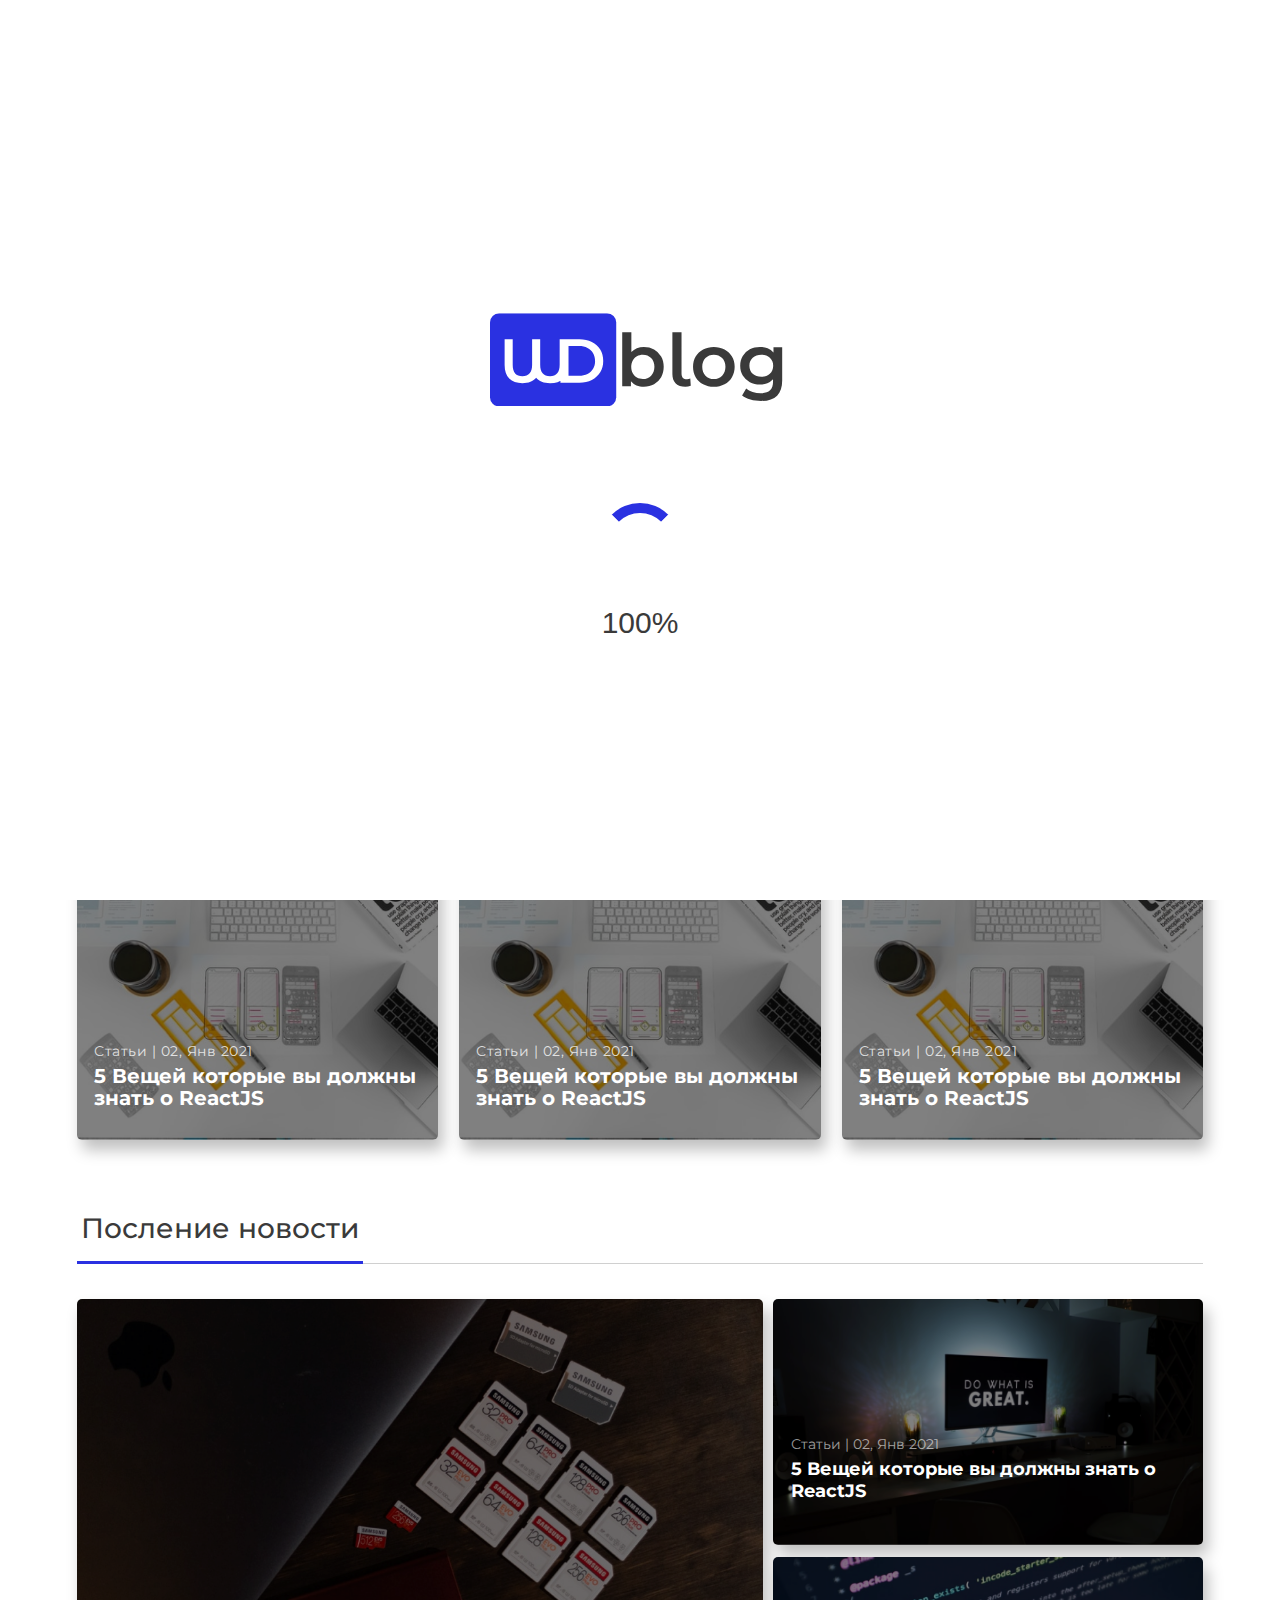
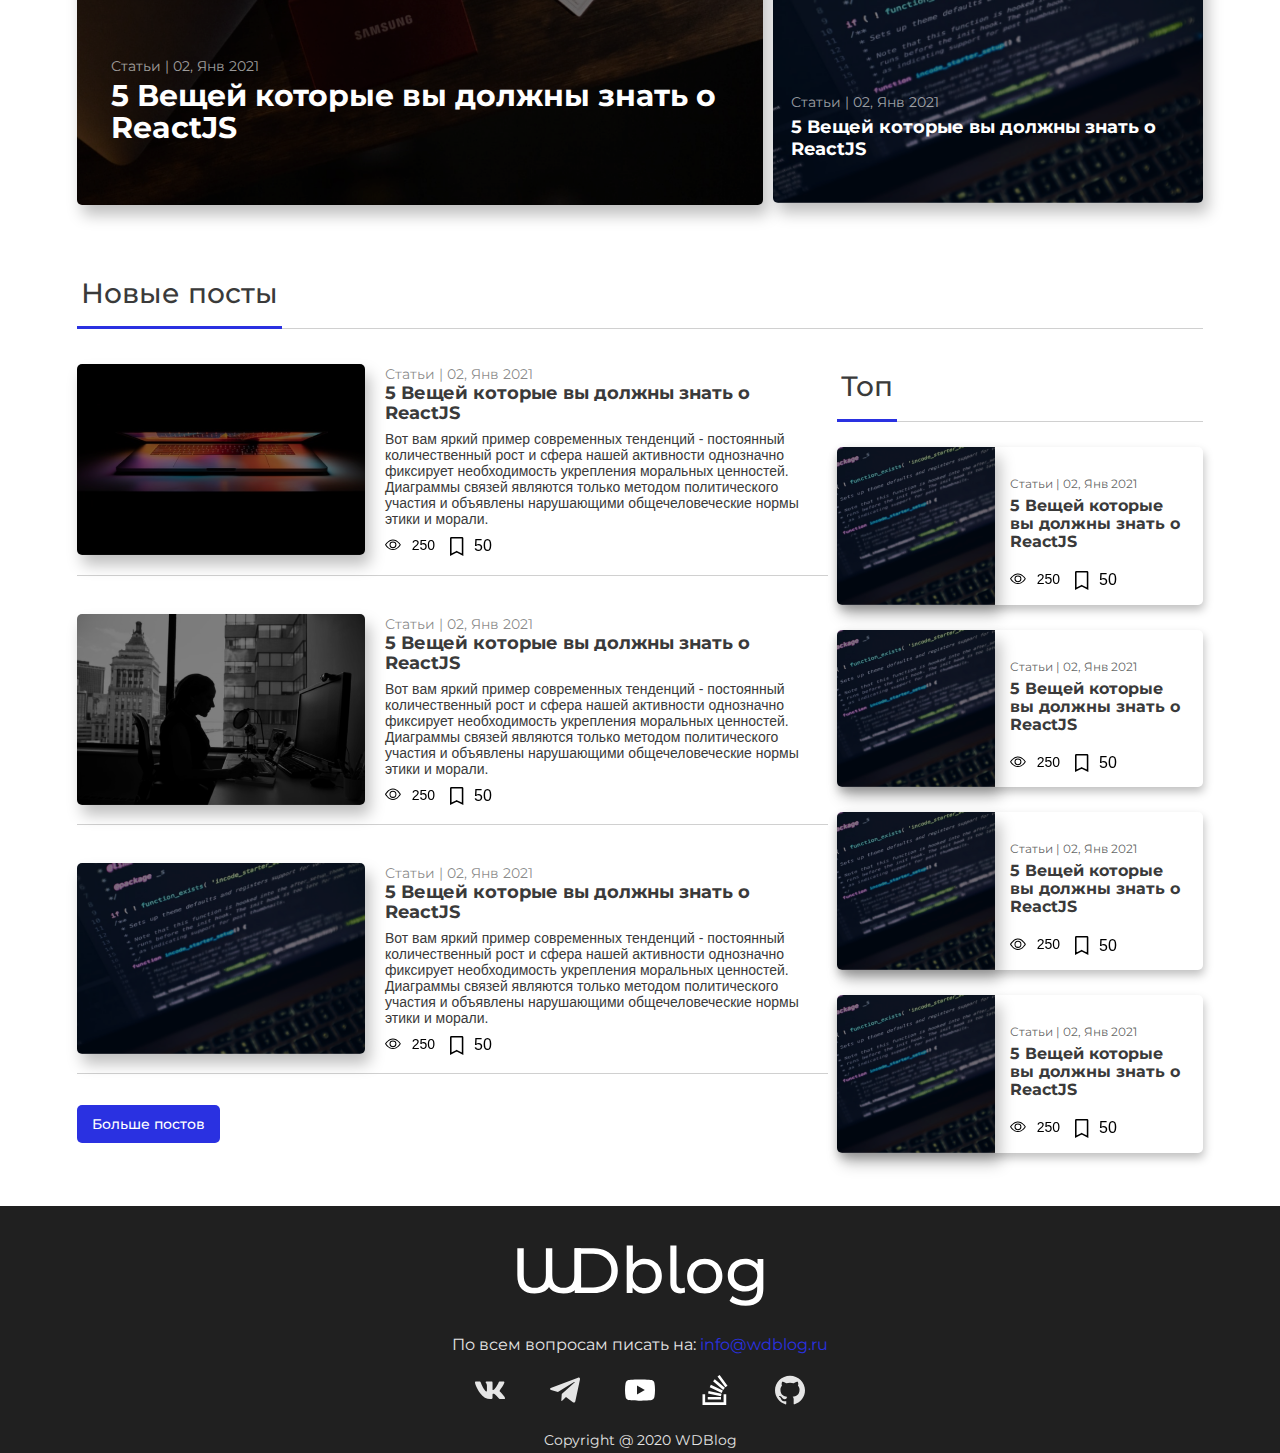
<file: index.html>
<!DOCTYPE html>
<html lang="ru">
<head>
    <meta charset="UTF-8">
    <link rel="stylesheet" href="assets/css/style.min.css">
    
    <!-- Useful meta tags -->
    <link rel="shortcut icon" href="assets/images/favicon.png" type="image/png">
    <meta http-equiv="x-ua-compatible" content="ie=edge">
    <meta name="viewport" content="width=device-width, initial-scale=1, shrink-to-fit=no">
    <meta name="robots" content="index, follow">
    <meta name="google" content="notranslate">
    <meta name="format-detection" content="telephone=no">
    <meta name="description" content="">
    <title>WDblog | Главная</title>
</head>
<body>
    <div class="preloader">
        <div class="preloader-image">
            <img src="assets/images/logorype.svg" alt="">
        </div>
        <div class="loader"></div>
        <div class="load-perc">
            <span class="perc">0%</span>
        </div>
    </div>
    <div class="wrapper">
        <header class="header">
            <section class="header-top">
                <div class="user-join">
                    <button class="user-btn popup-btn" data-path="login-form"><img class="user-icon" src="assets/images/guest.svg" alt="join-icon"></button>
                </div>
                <div class="logo">
                    <a class="desktop-logo" href="../index.html"><img src="assets/images/logorype.svg" alt="desktop-logo"></a>
                    <a class="mobile-logo" href="../index.html"><img src="assets/images/mobile-logo.svg" alt="mobil-logo"></a>
                </div>
                <div class="left-group">
                    <div class="search-icon">
                        <a href=""><img src="assets/images/icons/search.svg" alt="search-icon"></a>
                    </div>
                    <div id="burger-toggle" class="burger-menu">
                        <span class="burger-menu__lines"></span>
                    </div>
                </div>
            </section>
        
            <!--  Burger plashka here  -->
        
            <div class="menu-plashka">
                <ul class="menu-list">
                    <li class="menu-item">
                        <a href="../index.html" class="menu-link"><img src="assets/images/icons/menu/menu-home.svg" alt="home-icon"> Главная</a>
                    </li>
                    <li class="menu-item">
                        <a href="../404.html" class="menu-link"><img class="list" src="assets/images/icons/menu/menu-link.svg" alt="category-icon"> Категории</a>
                    </li>
                    <li class="menu-item">
                        <a href="../beginners.html" class="menu-link"><img src="assets/images/icons/menu/menu-feed.svg" alt="feed-icon"> Лента</a>
                    </li>
                    <li class="menu-item">
                        <a href="../404.html" class="menu-link"><img class="info" src="assets/images/icons/menu/menu-info.svg" alt="about-icon"> О проекте</a>
                    </li>
                </ul>
                <div class="menu-categories">
                    <ul class="categories-list">
                        <li class="categories-item">
                            <a href="../beginners.html" class="categories-link">Начинающим</a>
                        </li>
                        <li class="categories-item">
                            <a href="../beginners.html" class="categories-link">Фронтенд</a>
                        </li>
                        <li class="categories-item">
                            <a href="../beginners.html" class="categories-link">Бэкенд</a>
                        </li>
                        <li class="categories-item">
                            <a href="../beginners.html" class="categories-link">Design</a>
                        </li>
                        <li class="categories-item">
                            <a href="../beginners.html" class="categories-link">Новости</a>
                        </li>
                        <li class="categories-item">
                            <a href="../beginners.html" class="categories-link">Истории</a>
                        </li>
                        <li class="categories-item">
                            <a href="../authors.html" class="categories-link">Авторы</a>
                        </li>
                    </ul>
                </div>
            </div>
        
            <!--  Header categories here  -->
        
            <div class="header-categories">
                <ul class="categories-list">
                    <li class="categories-item">
                        <a href="../beginners.html" class="categories-link">Начинающим</a>
                    </li>
                    <li class="categories-item">
                        <a href="../beginners.html" class="categories-link">Фронтенд</a>
                    </li>
                    <li class="categories-item">
                        <a href="../beginners.html" class="categories-link">Бэкенд</a>
                    </li>
                    <li class="categories-item">
                        <a href="../beginners.html" class="categories-link">Design</a>
                    </li>
                    <li class="categories-item">
                        <a href="../beginners.html" class="categories-link">Новости</a>
                    </li>
                    <li class="categories-item">
                        <a href="../beginners.html" class="categories-link">Истории</a>
                    </li>
                    <li class="categories-item">
                        <a href="../authors.html" class="categories-link">Авторы</a>
                    </li>
                </ul>
            </div>
        </header>
        <section id="popup" class="popup" >
            <div class="popup-body">
        
                <!--  Попап регистрации  -->
        
                <div class="popup-content first" data-target="reg-form">
        
                    <div class="join-with__mediabtn">
                        <h3>Зарегестрироваться используя соц. сети</h3>
                        <ul class="media-list">
                            <li class="media-item">
                                <a href="" class="media-link"><img src="assets/images/icons/social/facebook-circle.svg" alt=""></a>
                            </li>
                            <li class="media-item">
                                <a href="" class="media-link"><img src="assets/images/icons/social/google-circle.svg" alt=""></a>
                            </li>
                            <li class="media-item">
                                <a href="" class="media-link"><img src="assets/images/icons/social/twitter-circle.svg" alt=""></a>
                            </li>
                            <li class="media-item">
                                <a href="" class="media-link"><img src="assets/images/icons/social/vk-circle.svg" alt=""></a>
                            </li>
                        </ul>
                    </div>
                    <div class="join-block">
                        <h3>или используя почту</h3>
                        <form action="" class="join-form">
                    
                            <label for="email">Email</label>
                            <input type="text" placeholder="yourmail@example.com" name="email" required>
                    
                            <label for="username">Username</label>
                            <input type="text" placeholder="Name Surname" name="email" required>
                    
                            <label for="psw">Password</label>
                            <input type="password" placeholder="*******" name="psw"required>
                    
                            <div class="toggle-button toggle-button--tuli">
                                <input id="toggleButton11" type="checkbox">
                                <label for="toggleButton11">Я принимаю условаия
                                    <a class="politica-conf" href="">Политики конфиденциальности</a></label>
                                <div class="toggle-button__icon"></div>
                            </div>
                    
                            <div class="join-buttons">
                                <button type="submit" class="join-btn">Регистрация</button>
                                <a class="other-btn popup-btn" data-path="login-form" >Вход</a>
                            </div>
                    
                        </form>
                    </div>
                </div>
        
                <!--  Попап авторизации  -->
        
                <div class="popup-content second" data-target="login-form">
        
                    <div class="join-with__mediabtn">
                        <h3>Войти используя соц. сети</h3>
                        <ul class="media-list">
                            <li class="media-item">
                                <a href="" class="media-link"><img src="assets/images/icons/social/facebook-circle.svg" alt=""></a>
                            </li>
                            <li class="media-item">
                                <a href="" class="media-link"><img src="assets/images/icons/social/google-circle.svg" alt=""></a>
                            </li>
                            <li class="media-item">
                                <a href="" class="media-link"><img src="assets/images/icons/social/twitter-circle.svg" alt=""></a>
                            </li>
                            <li class="media-item">
                                <a href="" class="media-link"><img src="assets/images/icons/social/vk-circle.svg" alt=""></a>
                            </li>
                        </ul>
                    </div>
                    <div class="join-block">
                        <h3>или используя почту</h3>
                        <form action="" class="join-form">
                    
                            <label for="email">Email</label>
                            <input type="text" placeholder="yourmail@example.com" name="email" required>
                    
                            <label for="psw">Password</label>
                            <input type="password" placeholder="*******" name="psw"required>
                    
                            <div class="toggle-button toggle-button--tuli">
                                <input id="toggleButton12" type="checkbox">
                                <label for="toggleButton12">Запомнить меня</label>
                                <div class="toggle-button__icon"></div>
                            </div>
                    
                            <div class="join-buttons">
                                <button type="submit" class="join-btn">Вход</button>
                                <a class="other-btn popup-btn" data-path="reg-form">Регистрация</a>
                            </div>
                    
                        </form>
                    </div>
                </div>
        
                <!--  Edit profile opup  -->
        
                <div class="popup-content __edit-user" data-target="popup-edit" >
                    <div class="popup-header">
                        <div class="popup-title">Редактирование аккаунта</div>
                        <a class="close-popup modal-close">
                            <img src="assets/images/icons/exit.svg" alt="">
                        </a>
                    </div>
                    <div class="popup-entry">
        
                        <!--  User personal information  -->
        
                        <div class="personal-info">
        
                            <h2>Персональная информация</h2>
        
                            <!--  Кнопки сменя фотографий  -->
        
                            <div class="personal-buttons">
                                <button class="load-image buttn">Сменить фото</button>
                                <button class="change-fon buttn">Сменить фон</button>
                            </div>
        
                            <!--  Форма смены данных  -->
        
                            <form action="" class="perfonal-change edit-form">
        
                                <div class="username-form editing-forms">
                                    <label for="username">Юзернейм</label>
                                    <input type="text" placeholder="Users name here" name="username" required>
                                </div>
        
                                <div class="email-form editing-forms">
                                    <label for="email">Email</label>
                                    <input type="text" placeholder="yourmail@example.com" name="email" required>
                                </div>
        
                                <div class="password-form editing-forms">
                                    <label for="nick">Никнейм</label>
                                    <input type="text" placeholder="*******" name="nick"required>
                                </div>
        
                            </form>
        
                        </div>
        
                        <!--  User personal information  -->
        
                        <div class="personal-media">
        
                            <h2 class="no-btn">Соц. сети</h2>
        
                            <form action="" class="media-change edit-form">
        
                                <div class="vk-form editing-forms">
                                    <label for="vk">VK</label>
                                    <input type="text" placeholder="vk.com/" name="vk" required>
                                </div>
        
                                <div class="google-form editing-forms">
                                    <label for="ggl">Google</label>
                                    <input type="text" placeholder="accountt.google.com/" name="ggl"required>
                                </div>
        
                                <div class="twitter-form editing-forms">
                                    <label for="tw">Twitter</label>
                                    <input type="text" placeholder="twitter.com/" name="tw"required>
                                </div>
        
                                <div class="facebook-form editing-forms">
                                    <label for="fb">Facebook</label>
                                    <input type="text" placeholder="facebook.com/" name="fb"required>
                                </div>
        
                            </form>
                        </div>
        
                        <!--  User personal information  -->
        
                        <div class="personal-password">
        
                            <h2 class="no-btn">Смена пароля</h2>
        
                            <form action="" class="password-change edit-form">
        
                                <div class="password-form editing-forms">
                                    <label for="psw">Текущий пароль</label>
                                    <input type="password" placeholder="*******" name="psw"required>
                                </div>
        
                                <div class="password-form editing-forms">
                                    <label for="psw">Новый пароль</label>
                                    <input type="password" placeholder="*******" name="psw"required>
                                </div>
        
                                <div class="password-form editing-forms">
                                    <label for="psw">Подтвердить пароль</label>
                                    <input type="password" placeholder="*******" name="psw"required>
                                </div>
        
                            </form>
        
                        </div>
        
                        <!--  User personal information  -->
        
                        <div class="personal-subscribing">
        
                            <h2 class="no-btn">Подписка</h2>
        
                            <div class="lern-more-about">
                                <a href="" class="lern-more__link">Подробнее о подписке и ее преимуществах</a>
                            </div>
        
                            <div class="subscribe-pay">
                                <button class="pay-button buttn" name="subsc">Оплатить</button>
                                <label for="subsc">Оплачивая подписку, вы прининимаете условия
                                    <a href="" class="politica-conf">пользовательского соглашения</a>
                                </label>
                            </div>
        
                        </div>
        
                    </div>
                    
                    <!--  Popups footer  -->
        
                    <div class="popup-footer">
                        <button class="save-info buttn">Сохранить</button>
                    </div>
        
                </div>
        
            </div>
        </section>

        
        <main>
            <section class="main-wrapper">
                <section class="top-posts">
                    <div class="top-post  __big">
                        <a href="page.html" class="post-link">
                            <img src="assets/images/background/Rectangle 5.png" alt="" class="post-image">
                            <div class="post-title">
                                <div class="title-header">
                                    <p>Статьи | 02, Янв 2021</p>
                                </div>
                                <h2>5 Необходимых гаджета в 2021 году.</h2>
                                <div class="title-border"></div>
                                <div class="title-footer">
                                    <div class="post-views">
                                        <img src="assets/images/icons/views.svg" alt="">
                                        <p>500</p>
                                    </div>
                                    <div class="post-bookmark">
                                        <img src="assets/images/icons/bookmarks.svg" alt="">
                                        <p>20</p>
                                    </div>
                                </div>
                            </div>
                        </a>
                    </div>
                    <div id="border-open" class="top-post  __medium">
                        <a href="" class="post-link">
                            <img src="assets/images/background/Rectangle 6.png" alt="" class="post-image">
                            <div class="post-title medium-title">
                                <div class="title-header">
                                    <p>Статьи | 02, Янв 2021</p>
                                </div>
                                <h2>5 Вещей которые вы должны знать о ReactJS</h2>
                                <div class="title-border"></div>
                                <div class="title-footer">
                                    <div class="post-views">
                                        <img src="assets/images/icons/views.svg" alt="">
                                        <p>250</p>
                                    </div>
                                    <div class="post-bookmark">
                                        <img src="assets/images/icons/bookmarks.svg" alt="">
                                        <p>50</p>
                                    </div>
                                </div>
                            </div>
                        </a>
                    </div>
                </section>
                <section class="best-posts">
                    <div class="posts-block__title"><h2>Лучшее за неделю</h2></div>
                    <div class="post-block">
                        <div class="post">
                            <a href="#" class="post-link">
                                <img src="assets/images/background/Rectangle 7.png" alt="" class="post-image">
                                <div class="post-title">
                                    <div class="title-header">
                                        <p>Статьи | 02, Янв 2021</p>
                                    </div>
                                    <h2>5 Вещей которые вы должны знать о ReactJS</h2>
                                    <div class="title-border"></div>
                                    <div class="title-footer">
                                        <div class="post-views">
                                            <img src="assets/images/icons/views.svg" alt="">
                                            <p>250</p>
                                        </div>
                                        <div class="post-bookmark">
                                            <img src="assets/images/icons/bookmarks.svg" alt="">
                                            <p>50</p>
                                        </div>
                                    </div>
                                </div>
                            </a>
                        </div>
                        <div class="post">
                            <a href="#" class="post-link">
                                <img src="assets/images/background/Rectangle 7.png" alt="" class="post-image">
                                <div class="post-title">
                                    <div class="title-header">
                                        <p>Статьи | 02, Янв 2021</p>
                                    </div>
                                    <h2>5 Вещей которые вы должны знать о ReactJS</h2>
                                    <div class="title-border"></div>
                                    <div class="title-footer">
                                        <div class="post-views">
                                            <img src="assets/images/icons/views.svg" alt="">
                                            <p>250</p>
                                        </div>
                                        <div class="post-bookmark">
                                            <img src="assets/images/icons/bookmarks.svg" alt="">
                                            <p>50</p>
                                        </div>
                                    </div>
                                </div>
                            </a>
                        </div>
                        <div class="post">
                            <a href="#" class="post-link">
                                <img src="assets/images/background/Rectangle 7.png" alt="" class="post-image">
                                <div class="post-title">
                                    <div class="title-header">
                                        <p>Статьи | 02, Янв 2021</p>
                                    </div>
                                    <h2>5 Вещей которые вы должны знать о ReactJS</h2>
                                    <div class="title-border"></div>
                                    <div class="title-footer">
                                        <div class="post-views">
                                            <img src="assets/images/icons/views.svg" alt="">
                                            <p>250</p>
                                        </div>
                                        <div class="post-bookmark">
                                            <img src="assets/images/icons/bookmarks.svg" alt="">
                                            <p>50</p>
                                        </div>
                                    </div>
                                </div>
                            </a>
                        </div>
                    </div>
                </section>
                <section class="last-news">
                    <div class="posts-block__title"><h2>Посление новости</h2></div>
                    <div class="last-news__block">
                        <div class="big-post">
                            <a href="#" class="post-link">
                                <img src="assets/images/background/Rectangle 8.png" alt="" class="post-image">
                                <div class="post-title">
                                    <div class="title-header">
                                        <p>Статьи | 02, Янв 2021</p>
                                    </div>
                                    <h2>5 Вещей которые вы должны знать о ReactJS</h2>
                                    <div class="title-border"></div>
                                    <div class="title-footer">
                                        <div class="post-views">
                                            <img src="assets/images/icons/views.svg" alt="">
                                            <p>250</p>
                                        </div>
                                        <div class="post-bookmark">
                                            <img src="assets/images/icons/bookmarks.svg" alt="">
                                            <p>50</p>
                                        </div>
                                    </div>
                                </div>
                            </a>
                        </div>
                        <div class="small-post">
                            <a href="#" class="post-link">
                                <img src="assets/images/background/Rectangle 9.png" alt="" class="post-image">
                                <div class="post-title">
                                    <div class="title-header">
                                        <p>Статьи | 02, Янв 2021</p>
                                    </div>
                                    <h2>5 Вещей которые вы должны знать о ReactJS</h2>
                                    <div class="title-border"></div>
                                    <div class="title-footer">
                                        <div class="post-views">
                                            <img src="assets/images/icons/views.svg" alt="">
                                            <p>250</p>
                                        </div>
                                        <div class="post-bookmark">
                                            <img src="assets/images/icons/bookmarks.svg" alt="">
                                            <p>50</p>
                                        </div>
                                    </div>
                                </div>
                            </a>
                        </div>
                        <div class="small-post __second">
                            <a href="#" class="post-link">
                                <img src="assets/images/background/Rectangle 10.png" alt="" class="post-image">
                                <div class="post-title">
                                    <div class="title-header">
                                        <p>Статьи | 02, Янв 2021</p>
                                    </div>
                                    <h2>5 Вещей которые вы должны знать о ReactJS</h2>
                                    <div class="title-border"></div>
                                    <div class="title-footer">
                                        <div class="post-views">
                                            <img src="assets/images/icons/views.svg" alt="">
                                            <p>250</p>
                                        </div>
                                        <div class="post-bookmark">
                                            <img src="assets/images/icons/bookmarks.svg" alt="">
                                            <p>50</p>
                                        </div>
                                    </div>
                                </div>
                            </a>
                        </div>
                    </div>
                </section>
                <section class="new-posts">
                    <div class="posts-block__title"><h2>Новые посты</h2></div>
                    <div class="new-posts__block">
                        <div class="new-post">
                            <a href="#" class="new-post__link">
                                <img src="assets/images/background/Rectangle 12.png" alt="" class="post-image">
                                <div class="new-post__title">
                                    <div class="title-header">
                                        <p>Статьи | 02, Янв 2021</p>
                                    </div>
                                    <h2>5 Вещей которые вы должны знать о ReactJS</h2>
                                    <div class="title-description">
                                        Вот вам яркий пример современных тенденций - постоянный
                                        количественный рост и сфера нашей активности однозначно
                                        фиксирует необходимость укрепления моральных ценностей.
                                        Диаграммы связей являются только методом политического
                                        участия и объявлены нарушающими общечеловеческие нормы
                                        этики и морали.
                                    </div>
                                    <div class="title-footer">
                                        <div class="post-views">
                                            <img src="assets/images/icons/views.svg" alt="">
                                            <p>250</p>
                                        </div>
                                        <div class="post-bookmark">
                                            <img src="assets/images/icons/bookmarks.svg" alt="">
                                            <p>50</p>
                                        </div>
                                    </div>
                                </div>
                            </a>
                        </div>
                        <div class="new-post">
                            <a href="#" class="new-post__link">
                                <img src="assets/images/background/Rectangle 11.png" alt="" class="post-image">
                                <div class="new-post__title">
                                    <div class="title-header">
                                        <p>Статьи | 02, Янв 2021</p>
                                    </div>
                                    <h2>5 Вещей которые вы должны знать о ReactJS</h2>
                                    <div class="title-description">
                                        Вот вам яркий пример современных тенденций - постоянный
                                        количественный рост и сфера нашей активности однозначно
                                        фиксирует необходимость укрепления моральных ценностей.
                                        Диаграммы связей являются только методом политического
                                        участия и объявлены нарушающими общечеловеческие нормы
                                        этики и морали.
                                    </div>
                                    <div class="title-footer">
                                        <div class="post-views">
                                            <img src="assets/images/icons/views.svg" alt="">
                                            <p>250</p>
                                        </div>
                                        <div class="post-bookmark">
                                            <img src="assets/images/icons/bookmarks.svg" alt="">
                                            <p>50</p>
                                        </div>
                                    </div>
                                </div>
                            </a>
                        </div>
                        <div class="new-post">
                            <a href="#" class="new-post__link">
                                <img src="assets/images/background/Rectangle 10.png" alt="" class="post-image">
                                <div class="new-post__title">
                                    <div class="title-header">
                                        <p>Статьи | 02, Янв 2021</p>
                                    </div>
                                    <h2>5 Вещей которые вы должны знать о ReactJS</h2>
                                    <div class="title-description">
                                        Вот вам яркий пример современных тенденций - постоянный
                                        количественный рост и сфера нашей активности однозначно
                                        фиксирует необходимость укрепления моральных ценностей.
                                        Диаграммы связей являются только методом политического
                                        участия и объявлены нарушающими общечеловеческие нормы
                                        этики и морали.
                                    </div>
                                    <div class="title-footer">
                                        <div class="post-views">
                                            <img src="assets/images/icons/views.svg" alt="">
                                            <p>250</p>
                                        </div>
                                        <div class="post-bookmark">
                                            <img src="assets/images/icons/bookmarks.svg" alt="">
                                            <p>50</p>
                                        </div>
                                    </div>
                                </div>
                            </a>
                        </div>
                        <section class="load-more__button">
                            <a href="" class="load-more">Больше постов</a>
                        </section>
                    </div>
            
                    <!-- Сайдбар -->
            
                    <aside class="posts-sidebar">
                        <div class="posts-block__title"><h2>Топ</h2></div>
            
                        <div class="sidebar-post">
                            <a href="#" class="sidebar-post__link">
                                <img src="assets/images/background/Rectangle 10.png" alt="" class="post-image">
                                <div class="sidebar-post__title">
                                    <div class="title-header">
                                        <p>Статьи | 02, Янв 2021</p>
                                    </div>
                                    <h2>5 Вещей которые вы должны знать о ReactJS</h2>
                                    <div class="title-footer">
                                        <div class="post-views">
                                            <img src="assets/images/icons/views.svg" alt="">
                                            <p>250</p>
                                        </div>
                                        <div class="post-bookmark">
                                            <img src="assets/images/icons/bookmarks.svg" alt="">
                                            <p>50</p>
                                        </div>
                                    </div>
                                </div>
                            </a>
                        </div>
            
                        <div class="sidebar-post">
                            <a href="#" class="sidebar-post__link">
                                <img src="assets/images/background/Rectangle 10.png" alt="" class="post-image">
                                <div class="sidebar-post__title">
                                    <div class="title-header">
                                        <p>Статьи | 02, Янв 2021</p>
                                    </div>
                                    <h2>5 Вещей которые вы должны знать о ReactJS</h2>
                                    <div class="title-footer">
                                        <div class="post-views">
                                            <img src="assets/images/icons/views.svg" alt="">
                                            <p>250</p>
                                        </div>
                                        <div class="post-bookmark">
                                            <img src="assets/images/icons/bookmarks.svg" alt="">
                                            <p>50</p>
                                        </div>
                                    </div>
                                </div>
                            </a>
                        </div>
            
                        <div class="sidebar-post">
                            <a href="#" class="sidebar-post__link">
                                <img src="assets/images/background/Rectangle 10.png" alt="" class="post-image">
                                <div class="sidebar-post__title">
                                    <div class="title-header">
                                        <p>Статьи | 02, Янв 2021</p>
                                    </div>
                                    <h2>5 Вещей которые вы должны знать о ReactJS</h2>
                                    <div class="title-footer">
                                        <div class="post-views">
                                            <img src="assets/images/icons/views.svg" alt="">
                                            <p>250</p>
                                        </div>
                                        <div class="post-bookmark">
                                            <img src="assets/images/icons/bookmarks.svg" alt="">
                                            <p>50</p>
                                        </div>
                                    </div>
                                </div>
                            </a>
                        </div>
            
                        <div class="sidebar-post">
                            <a href="#" class="sidebar-post__link">
                                <img src="assets/images/background/Rectangle 10.png" alt="" class="post-image">
                                <div class="sidebar-post__title">
                                    <div class="title-header">
                                        <p>Статьи | 02, Янв 2021</p>
                                    </div>
                                    <h2>5 Вещей которые вы должны знать о ReactJS</h2>
                                    <div class="title-footer">
                                        <div class="post-views">
                                            <img src="assets/images/icons/views.svg" alt="">
                                            <p>250</p>
                                        </div>
                                        <div class="post-bookmark">
                                            <img src="assets/images/icons/bookmarks.svg" alt="">
                                            <p>50</p>
                                        </div>
                                    </div>
                                </div>
                            </a>
                        </div>
                        
                    </aside>
            
                </section>
            </section>
        </main>

        <footer class="footer">
            <div class="footer-container">
        
                <div class="footer__center-block">
        
                    <!--  Логотип  -->
        
                    <div class="logotype">
                        <img src="../assets/images/large-logo.svg" alt="">
                    </div>
        
                    <!--  Usefull information  -->
        
                    <div class="contacts">
                        <p class="email">По всем вопросам писать на: 
                            <a href="mailto:info@wdblog.ru">info@wdblog.ru</a>
                        </p>
                    </div>
                    
                    <div class="social-media">
                        <a href="" class="media-link"><img src="../assets/images/icons/social/105-VK.svg" alt=""></a>
                        <a href="" class="media-link"><img src="../assets/images/icons/social/089-telegram.svg" alt=""></a>
                        <a href="" class="media-link"><img src="../assets/images/icons/social/116-youtube.svg" alt=""></a>
                        <a href="" class="media-link"><img src="../assets/images/icons/social/083-stack overflow.svg" alt=""></a>
                        <a href="" class="media-link"><img src="../assets/images/icons/social/032-github.svg" alt=""></a>
                    </div>
                    <p class="copyright">Copyright @ 2020 WDBlog</p>
                </div>
        
            </div>
        </footer>    </div>
    <script src="assets/js/app.js"></script>
</body>
</html>
</file>
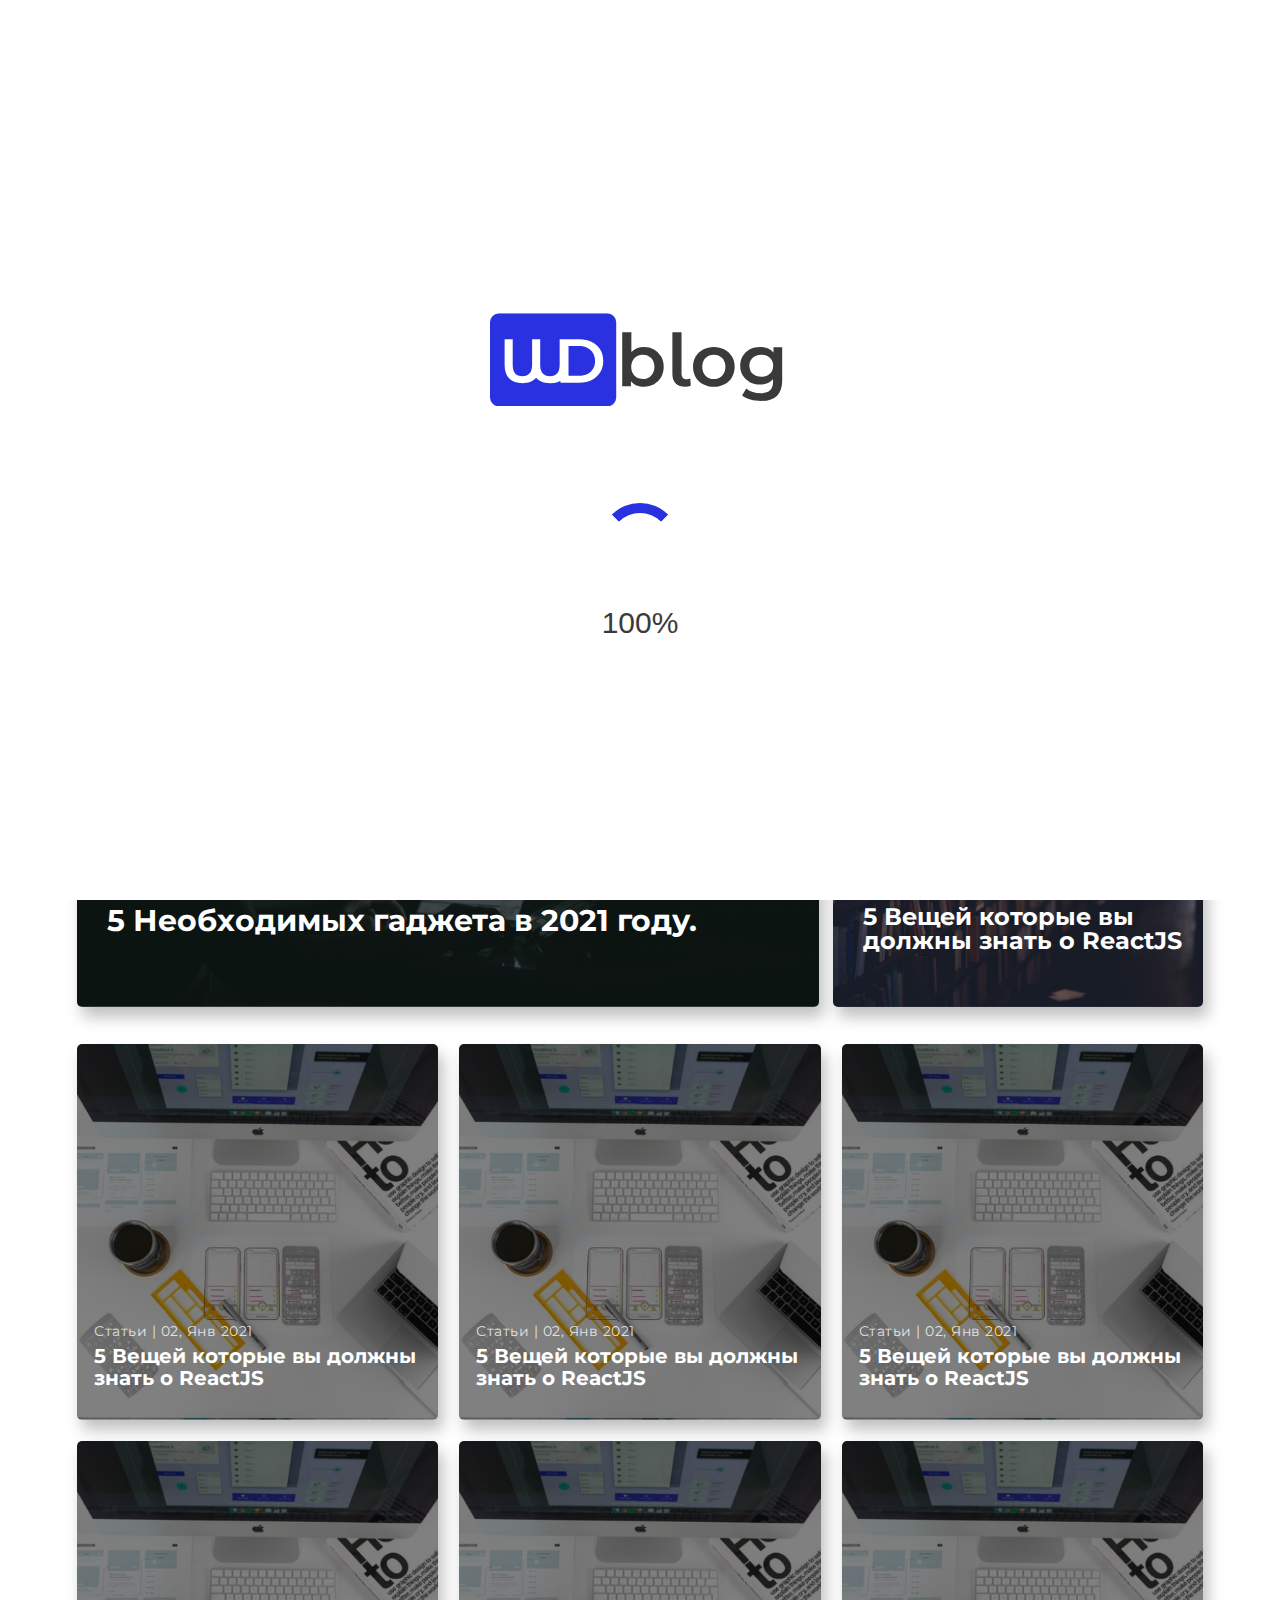
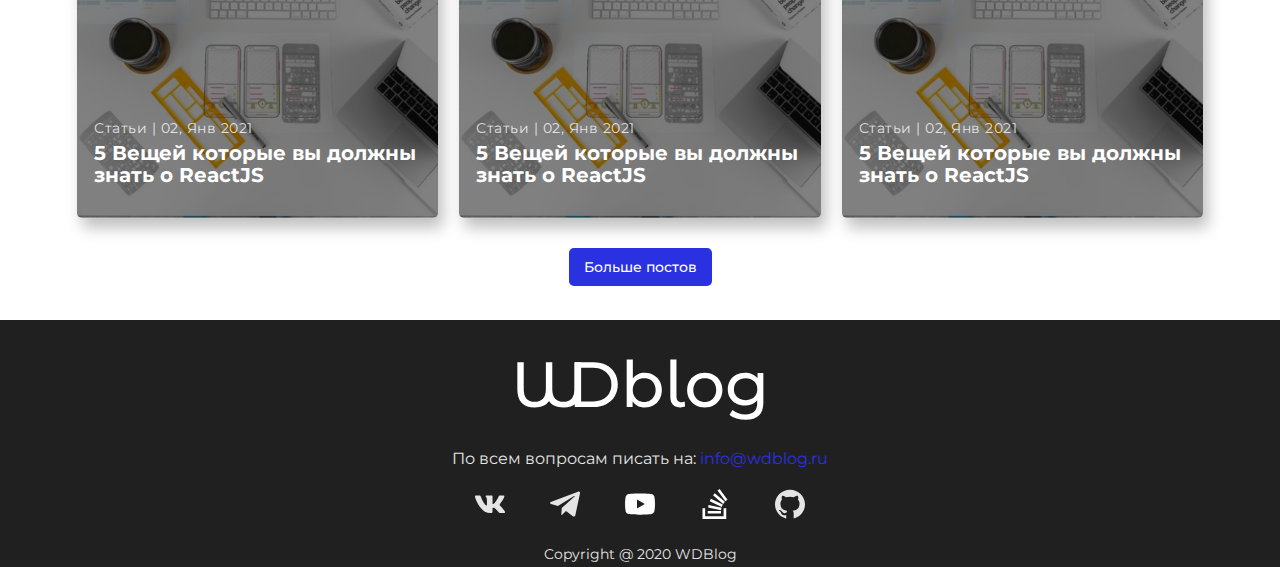
<file: account.html>
<!DOCTYPE html>
<html lang="ru">
<head>
    <meta charset="UTF-8">
    <link rel="stylesheet" href="assets/css/style.min.css">
    
    <!-- Useful meta tags -->
    <link rel="shortcut icon" href="assets/images/favicon.png" type="image/png">
    <meta http-equiv="x-ua-compatible" content="ie=edge">
    <meta name="viewport" content="width=device-width, initial-scale=1, shrink-to-fit=no">
    <meta name="robots" content="index, follow">
    <meta name="google" content="notranslate">
    <meta name="format-detection" content="telephone=no">
    <meta name="description" content="">
    <title>WDblog - Категории | Аккаунт автора</title>
</head>
<body>
    <div class="preloader">
        <div class="preloader-image">
            <img src="assets/images/logorype.svg" alt="">
        </div>
        <div class="loader"></div>
        <div class="load-perc">
            <span class="perc">0%</span>
        </div>
    </div>
    <div class="wrapper">
        <header class="header">
            <section class="header-top">
                <div class="user-join">
                    <button class="user-btn popup-btn" data-path="login-form"><img class="user-icon" src="assets/images/guest.svg" alt="join-icon"></button>
                </div>
                <div class="logo">
                    <a class="desktop-logo" href="index.html"><img src="assets/images/logorype.svg" alt="desktop-logo"></a>
                    <a class="mobile-logo" href="index.html"><img src="assets/images/mobile-logo.svg" alt="mobil-logo"></a>
                </div>
                <div class="left-group">
                    <div class="search-icon">
                        <a href=""><img src="assets/images/icons/search.svg" alt="search-icon"></a>
                    </div>
                    <div id="burger-toggle" class="burger-menu">
                        <span class="burger-menu__lines"></span>
                    </div>
                </div>
            </section>
        
            <!--  Burger plashka here  -->
        
            <div class="menu-plashka">
                <ul class="menu-list">
                    <li class="menu-item">
                        <a href="../index.html" class="menu-link"><img src="../assets/images/icons/menu/menu-home.svg" alt="home-icon"> Главная</a>
                    </li>
                    <li class="menu-item">
                        <a href="../404.html" class="menu-link"><img class="list" src="../assets/images/icons/menu/menu-link.svg" alt="category-icon"> Категории</a>
                    </li>
                    <li class="menu-item">
                        <a href="../beginners.html" class="menu-link"><img src="../assets/images/icons/menu/menu-feed.svg" alt="feed-icon"> Лента</a>
                    </li>
                    <li class="menu-item">
                        <a href="../404.html" class="menu-link"><img class="info" src="../assets/images/icons/menu/menu-info.svg" alt="about-icon"> О проекте</a>
                    </li>
                </ul>
                <div class="menu-categories">
                    <ul class="categories-list">
                        <li class="categories-item">
                            <a href="../beginners.html" class="categories-link">Начинающим</a>
                        </li>
                        <li class="categories-item">
                            <a href="../beginners.html" class="categories-link">Фронтенд</a>
                        </li>
                        <li class="categories-item">
                            <a href="../beginners.html" class="categories-link">Бэкенд</a>
                        </li>
                        <li class="categories-item">
                            <a href="../beginners.html" class="categories-link">Design</a>
                        </li>
                        <li class="categories-item">
                            <a href="../beginners.html" class="categories-link">Новости</a>
                        </li>
                        <li class="categories-item">
                            <a href="../beginners.html" class="categories-link">Истории</a>
                        </li>
                        <li class="categories-item">
                            <a href="../authors.html" class="categories-link">Авторы</a>
                        </li>
                    </ul>
                </div>
            </div>
        
            <!--  Header categories here  -->
        
            <div class="header-categories">
                <ul class="categories-list">
                    <li class="categories-item">
                        <a href="../beginners.html" class="categories-link">Начинающим</a>
                    </li>
                    <li class="categories-item">
                        <a href="../beginners.html" class="categories-link">Фронтенд</a>
                    </li>
                    <li class="categories-item">
                        <a href="../beginners.html" class="categories-link">Бэкенд</a>
                    </li>
                    <li class="categories-item">
                        <a href="../beginners.html" class="categories-link">Design</a>
                    </li>
                    <li class="categories-item">
                        <a href="../beginners.html" class="categories-link">Новости</a>
                    </li>
                    <li class="categories-item">
                        <a href="../beginners.html" class="categories-link">Истории</a>
                    </li>
                    <li class="categories-item">
                        <a href="../authors.html" class="categories-link">Авторы</a>
                    </li>
                </ul>
            </div>
        </header>
        <section id="popup" class="popup" >
            <div class="popup-body">
        
                <!--  Попап регистрации  -->
        
                <div class="popup-content first" data-target="reg-form">
        
                    <div class="join-with__mediabtn">
                        <h3>Зарегестрироваться используя соц. сети</h3>
                        <ul class="media-list">
                            <li class="media-item">
                                <a href="" class="media-link"><img src="../assets/images/icons/social/facebook-circle.svg" alt=""></a>
                            </li>
                            <li class="media-item">
                                <a href="" class="media-link"><img src="../assets/images/icons/social/google-circle.svg" alt=""></a>
                            </li>
                            <li class="media-item">
                                <a href="" class="media-link"><img src="../assets/images/icons/social/twitter-circle.svg" alt=""></a>
                            </li>
                            <li class="media-item">
                                <a href="" class="media-link"><img src="../assets/images/icons/social/vk-circle.svg" alt=""></a>
                            </li>
                        </ul>
                    </div>
                    <div class="join-block">
                        <h3>или используя почту</h3>
                        <form action="" class="join-form">
                    
                            <label for="email">Email</label>
                            <input type="text" placeholder="yourmail@example.com" name="email" required>
                    
                            <label for="username">Username</label>
                            <input type="text" placeholder="Name Surname" name="email" required>
                    
                            <label for="psw">Password</label>
                            <input type="password" placeholder="*******" name="psw"required>
                    
                            <div class="toggle-button toggle-button--tuli">
                                <input id="toggleButton11" type="checkbox">
                                <label for="toggleButton11">Я принимаю условаия
                                    <a class="politica-conf" href="">Политики конфиденциальности</a></label>
                                <div class="toggle-button__icon"></div>
                            </div>
                    
                            <div class="join-buttons">
                                <button type="submit" class="join-btn">Регистрация</button>
                                <a class="other-btn popup-btn" data-path="login-form" >Вход</a>
                            </div>
                    
                        </form>
                    </div>
                </div>
        
                <!--  Попап авторизации  -->
        
                <div class="popup-content second" data-target="login-form">
        
                    <div class="join-with__mediabtn">
                        <h3>Войти используя соц. сети</h3>
                        <ul class="media-list">
                            <li class="media-item">
                                <a href="" class="media-link"><img src="../assets/images/icons/social/facebook-circle.svg" alt=""></a>
                            </li>
                            <li class="media-item">
                                <a href="" class="media-link"><img src="../assets/images/icons/social/google-circle.svg" alt=""></a>
                            </li>
                            <li class="media-item">
                                <a href="" class="media-link"><img src="../assets/images/icons/social/twitter-circle.svg" alt=""></a>
                            </li>
                            <li class="media-item">
                                <a href="" class="media-link"><img src="../assets/images/icons/social/vk-circle.svg" alt=""></a>
                            </li>
                        </ul>
                    </div>
                    <div class="join-block">
                        <h3>или используя почту</h3>
                        <form action="" class="join-form">
                    
                            <label for="email">Email</label>
                            <input type="text" placeholder="yourmail@example.com" name="email" required>
                    
                            <label for="psw">Password</label>
                            <input type="password" placeholder="*******" name="psw"required>
                    
                            <div class="toggle-button toggle-button--tuli">
                                <input id="toggleButton12" type="checkbox">
                                <label for="toggleButton12">Запомнить меня</label>
                                <div class="toggle-button__icon"></div>
                            </div>
                    
                            <div class="join-buttons">
                                <button type="submit" class="join-btn">Вход</button>
                                <a class="other-btn popup-btn" data-path="reg-form">Регистрация</a>
                            </div>
                    
                        </form>
                    </div>
                </div>
        
                <!--  Edit profile opup  -->
        
                <div class="popup-content __edit-user" data-target="popup-edit" >
                    <div class="popup-header">
                        <div class="popup-title">Редактирование аккаунта</div>
                        <a class="close-popup modal-close">
                            <img src="../assets/images/icons/exit.svg" alt="">
                        </a>
                    </div>
                    <div class="popup-entry">
        
                        <!--  User personal information  -->
        
                        <div class="personal-info">
        
                            <h2>Персональная информация</h2>
        
                            <!--  Кнопки сменя фотографий  -->
        
                            <div class="personal-buttons">
                                <button class="load-image buttn">Сменить фото</button>
                                <button class="change-fon buttn">Сменить фон</button>
                            </div>
        
                            <!--  Форма смены данных  -->
        
                            <form action="" class="perfonal-change edit-form">
        
                                <div class="username-form editing-forms">
                                    <label for="username">Юзернейм</label>
                                    <input type="text" placeholder="Users name here" name="username" required>
                                </div>
        
                                <div class="email-form editing-forms">
                                    <label for="email">Email</label>
                                    <input type="text" placeholder="yourmail@example.com" name="email" required>
                                </div>
        
                                <div class="password-form editing-forms">
                                    <label for="nick">Никнейм</label>
                                    <input type="text" placeholder="*******" name="nick"required>
                                </div>
        
                            </form>
        
                        </div>
        
                        <!--  User personal information  -->
        
                        <div class="personal-media">
        
                            <h2 class="no-btn">Соц. сети</h2>
        
                            <form action="" class="media-change edit-form">
        
                                <div class="vk-form editing-forms">
                                    <label for="vk">VK</label>
                                    <input type="text" placeholder="vk.com/" name="vk" required>
                                </div>
        
                                <div class="google-form editing-forms">
                                    <label for="ggl">Google</label>
                                    <input type="text" placeholder="accountt.google.com/" name="ggl"required>
                                </div>
        
                                <div class="twitter-form editing-forms">
                                    <label for="tw">Twitter</label>
                                    <input type="text" placeholder="twitter.com/" name="tw"required>
                                </div>
        
                                <div class="facebook-form editing-forms">
                                    <label for="fb">Facebook</label>
                                    <input type="text" placeholder="facebook.com/" name="fb"required>
                                </div>
        
                            </form>
                        </div>
        
                        <!--  User personal information  -->
        
                        <div class="personal-password">
        
                            <h2 class="no-btn">Смена пароля</h2>
        
                            <form action="" class="password-change edit-form">
        
                                <div class="password-form editing-forms">
                                    <label for="psw">Текущий пароль</label>
                                    <input type="password" placeholder="*******" name="psw"required>
                                </div>
        
                                <div class="password-form editing-forms">
                                    <label for="psw">Новый пароль</label>
                                    <input type="password" placeholder="*******" name="psw"required>
                                </div>
        
                                <div class="password-form editing-forms">
                                    <label for="psw">Подтвердить пароль</label>
                                    <input type="password" placeholder="*******" name="psw"required>
                                </div>
        
                            </form>
        
                        </div>
        
                        <!--  User personal information  -->
        
                        <div class="personal-subscribing">
        
                            <h2 class="no-btn">Подписка</h2>
        
                            <div class="lern-more-about">
                                <a href="" class="lern-more__link">Подробнее о подписке и ее преимуществах</a>
                            </div>
        
                            <div class="subscribe-pay">
                                <button class="pay-button buttn" name="subsc">Оплатить</button>
                                <label for="subsc">Оплачивая подписку, вы прининимаете условия
                                    <a href="" class="politica-conf">пользовательского соглашения</a>
                                </label>
                            </div>
        
                        </div>
        
                    </div>
                    
                    <!--  Popups footer  -->
        
                    <div class="popup-footer">
                        <button class="save-info buttn">Сохранить</button>
                    </div>
        
                </div>
        
            </div>
        </section>

        
        <main>
            <section class="account-wrapper">
                <div class="profiles-block">
        
                    <section class="profile-settings">
        
                        <!-- Edit profile button -->
        
                        <div class="edit-profile">
                            <a  class="edit-link popup-btn" data-path="popup-edit" ><img src="assets/images/icons/edit.svg" alt=""></a>
                        </div>
        
                        <!-- Exit button -->
        
                        <div class="exit-profile">
                            <a class="exit-link" href=""><img src="assets/images/icons/exit.svg" alt=""></a>
                        </div>
                    </section>
        
                    <!-- Profile background -->
        
                    <div class="background-image"><img src="assets/images/temp/1Z2niiBPg5A.png" alt=""></div>
                   
                    <div class="profiles-data">
                        <div class="profile-avatar"><img src="assets/images/temp/pg_WCHWSdT8.png" alt=""></div>
                        <div class="profile-nickname">emmijohnson</div>
        
                        <div class="profiles-socialm">
                            <ul class="social-list">
                                <li class="social-item">
                                    <a href="" class="socila-link">
                                        <img src="assets/images/icons/social/entypo-social_vk-with-circle.svg" alt="">
                                    </a>
                                </li>
                                <li class="social-item">
                                    <a href="" class="socila-link">
                                        <img src="assets/images/icons/social/ant-design_google-circle-filled.svg" alt="">
                                    </a>
                                </li>
                                <li class="social-item">
                                    <a href="" class="socila-link">
                                        <img src="assets/images/icons/social/bx_bxl-facebook-circle.svg" alt="">
                                    </a>
                                </li>
                                <li class="social-item">
                                    <a href="" class="socila-link">
                                        <img src="assets/images/icons/social/ant-design_twitter-circle-filled.svg" alt="">
                                    </a>
                                </li>
                            </ul>
                        </div>
        
                    </div>
                </div>
        
                <!-- Посты профиля -->
        
                <div class="profile-posts">
        
                    <!-- Title -->
        <!--
                    <div class="profile-posts__title">
                        <h1 class="title">Статьи автора</h1>
                        <div class="subscribe">
                            <button class="subscribe">Подписаться</button>
                            <img src="assets/images/icons/notifications.svg" alt="">
                        </div>
                    </div>
        -->
                    
                    <div class="profile-posts__title">
                        <h1 class="title">Мои статьи</h1>
                        <div class="subscribe">
                            <a href="create-post.html" class="subscribe">Написать статью</a>
                            <img src="assets/images/icons/add.svg" alt="">
                        </div>
                    </div>
                    
           
                    <!-- Posts -->
        
                    <section class="top-posts">
                        <div class="top-post __big">
                            <a href="page.html" class="post-link">
                                <img src="assets/images/background/Rectangle 5.png" alt="" class="post-image">
                                <div class="post-title">
                                    <div class="title-header">
                                        <p>Статьи | 02, Янв 2021</p>
                                    </div>
                                    <h2>5 Необходимых гаджета в 2021 году.</h2>
                                    <div class="title-border"></div>
                                    <div class="title-footer">
                                        <div class="post-views">
                                            <img src="assets/images/icons/views.svg" alt="">
                                            <p>500</p>
                                        </div>
                                        <div class="post-bookmark">
                                            <img src="assets/images/icons/bookmarks.svg" alt="">
                                            <p>20</p>
                                        </div>
                                    </div>
                                </div>
                            </a>
                        </div>
                        <div class="top-post __medium">
                            <a href="" class="post-link">
                                <img src="assets/images/background/Rectangle 6.png" alt="" class="post-image">
                                <div class="post-title medium-title">
                                    <div class="title-header">
                                        <p>Статьи | 02, Янв 2021</p>
                                    </div>
                                    <h2>5 Вещей которые вы должны знать о ReactJS</h2>
                                    <div class="title-border"></div>
                                    <div class="title-footer">
                                        <div class="post-views">
                                            <img src="assets/images/icons/views.svg" alt="">
                                            <p>250</p>
                                        </div>
                                        <div class="post-bookmark">
                                            <img src="assets/images/icons/bookmarks.svg" alt="">
                                            <p>50</p>
                                        </div>
                                    </div>
                                </div>
                            </a>
                        </div>
                    </section>
                    <section class="best-posts">
                        <div class="post-block">
                            <div class="post">
                                <a href="#" class="post-link">
                                    <img src="assets/images/background/Rectangle 7.png" alt="" class="post-image">
                                    <div class="post-title">
                                        <div class="title-header">
                                            <p>Статьи | 02, Янв 2021</p>
                                        </div>
                                        <h2>5 Вещей которые вы должны знать о ReactJS</h2>
                                        <div class="title-border"></div>
                                        <div class="title-footer">
                                            <div class="post-views">
                                                <img src="assets/images/icons/views.svg" alt="">
                                                <p>250</p>
                                            </div>
                                            <div class="post-bookmark">
                                                <img src="assets/images/icons/bookmarks.svg" alt="">
                                                <p>50</p>
                                            </div>
                                        </div>
                                    </div>
                                </a>
                            </div>
                            <div class="post">
                                <a href="#" class="post-link">
                                    <img src="assets/images/background/Rectangle 7.png" alt="" class="post-image">
                                    <div class="post-title">
                                        <div class="title-header">
                                            <p>Статьи | 02, Янв 2021</p>
                                        </div>
                                        <h2>5 Вещей которые вы должны знать о ReactJS</h2>
                                        <div class="title-border"></div>
                                        <div class="title-footer">
                                            <div class="post-views">
                                                <img src="assets/images/icons/views.svg" alt="">
                                                <p>250</p>
                                            </div>
                                            <div class="post-bookmark">
                                                <img src="assets/images/icons/bookmarks.svg" alt="">
                                                <p>50</p>
                                            </div>
                                        </div>
                                    </div>
                                </a>
                            </div>
                            <div class="post">
                                <a href="#" class="post-link">
                                    <img src="assets/images/background/Rectangle 7.png" alt="" class="post-image">
                                    <div class="post-title">
                                        <div class="title-header">
                                            <p>Статьи | 02, Янв 2021</p>
                                        </div>
                                        <h2>5 Вещей которые вы должны знать о ReactJS</h2>
                                        <div class="title-border"></div>
                                        <div class="title-footer">
                                            <div class="post-views">
                                                <img src="assets/images/icons/views.svg" alt="">
                                                <p>250</p>
                                            </div>
                                            <div class="post-bookmark">
                                                <img src="assets/images/icons/bookmarks.svg" alt="">
                                                <p>50</p>
                                            </div>
                                        </div>
                                    </div>
                                </a>
                            </div>
                            <div class="post">
                                <a href="#" class="post-link">
                                    <img src="assets/images/background/Rectangle 7.png" alt="" class="post-image">
                                    <div class="post-title">
                                        <div class="title-header">
                                            <p>Статьи | 02, Янв 2021</p>
                                        </div>
                                        <h2>5 Вещей которые вы должны знать о ReactJS</h2>
                                        <div class="title-border"></div>
                                        <div class="title-footer">
                                            <div class="post-views">
                                                <img src="assets/images/icons/views.svg" alt="">
                                                <p>250</p>
                                            </div>
                                            <div class="post-bookmark">
                                                <img src="assets/images/icons/bookmarks.svg" alt="">
                                                <p>50</p>
                                            </div>
                                        </div>
                                    </div>
                                </a>
                            </div>
                            <div class="post">
                                <a href="#" class="post-link">
                                    <img src="assets/images/background/Rectangle 7.png" alt="" class="post-image">
                                    <div class="post-title">
                                        <div class="title-header">
                                            <p>Статьи | 02, Янв 2021</p>
                                        </div>
                                        <h2>5 Вещей которые вы должны знать о ReactJS</h2>
                                        <div class="title-border"></div>
                                        <div class="title-footer">
                                            <div class="post-views">
                                                <img src="assets/images/icons/views.svg" alt="">
                                                <p>250</p>
                                            </div>
                                            <div class="post-bookmark">
                                                <img src="assets/images/icons/bookmarks.svg" alt="">
                                                <p>50</p>
                                            </div>
                                        </div>
                                    </div>
                                </a>
                            </div>
                            <div class="post">
                                <a href="#" class="post-link">
                                    <img src="assets/images/background/Rectangle 7.png" alt="" class="post-image">
                                    <div class="post-title">
                                        <div class="title-header">
                                            <p>Статьи | 02, Янв 2021</p>
                                        </div>
                                        <h2>5 Вещей которые вы должны знать о ReactJS</h2>
                                        <div class="title-border"></div>
                                        <div class="title-footer">
                                            <div class="post-views">
                                                <img src="assets/images/icons/views.svg" alt="">
                                                <p>250</p>
                                            </div>
                                            <div class="post-bookmark">
                                                <img src="assets/images/icons/bookmarks.svg" alt="">
                                                <p>50</p>
                                            </div>
                                        </div>
                                    </div>
                                </a>
                            </div>
                        </div>
                    </section>
                    <section class="load-more__button">
                        <a href="" class="load-more">Больше постов</a>
                    </section>
                </div>
            </section>
        </main>

        <footer class="footer">
            <div class="footer-container">
        
                <div class="footer__center-block">
        
                    <!--  Логотип  -->
        
                    <div class="logotype">
                        <img src="../assets/images/large-logo.svg" alt="">
                    </div>
        
                    <!--  Usefull information  -->
        
                    <div class="contacts">
                        <p class="email">По всем вопросам писать на: 
                            <a href="mailto:info@wdblog.ru">info@wdblog.ru</a>
                        </p>
                    </div>
                    
                    <div class="social-media">
                        <a href="" class="media-link"><img src="../assets/images/icons/social/105-VK.svg" alt=""></a>
                        <a href="" class="media-link"><img src="../assets/images/icons/social/089-telegram.svg" alt=""></a>
                        <a href="" class="media-link"><img src="../assets/images/icons/social/116-youtube.svg" alt=""></a>
                        <a href="" class="media-link"><img src="../assets/images/icons/social/083-stack overflow.svg" alt=""></a>
                        <a href="" class="media-link"><img src="../assets/images/icons/social/032-github.svg" alt=""></a>
                    </div>
                    <p class="copyright">Copyright @ 2020 WDBlog</p>
                </div>
        
            </div>
        </footer>    </div>
    <script src="assets/js/app.js"></script>
</body>
</html>
</file>
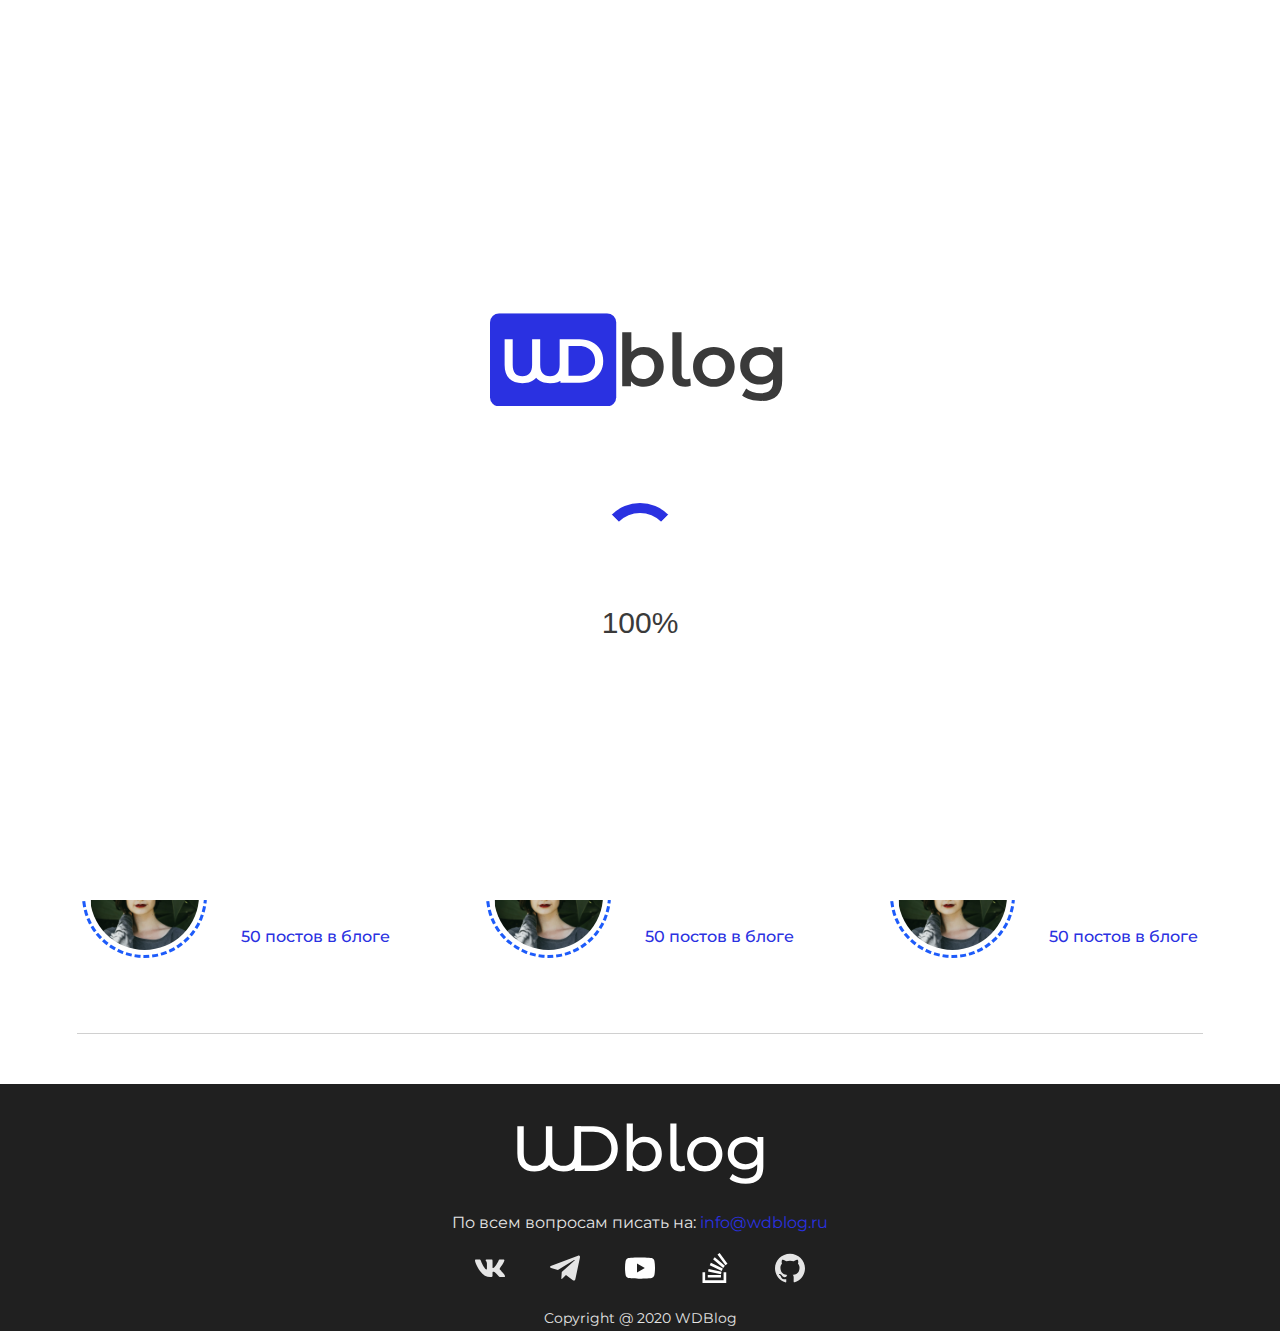
<file: authors.html>
<!DOCTYPE html>
<html lang="ru">
<head>
    <meta charset="UTF-8">
    <link rel="stylesheet" href="assets/css/style.min.css">
    
    <!-- Useful meta tags -->
    <link rel="shortcut icon" href="../assets/images/favicon.png" type="image/png">
    <meta http-equiv="x-ua-compatible" content="ie=edge">
    <meta name="viewport" content="width=device-width, initial-scale=1, shrink-to-fit=no">
    <meta name="robots" content="index, follow">
    <meta name="google" content="notranslate">
    <meta name="format-detection" content="telephone=no">
    <meta name="description" content="">
    <title>WDblog - Категории | Авторы</title>
</head>
<body>
    <div class="preloader">
        <div class="preloader-image">
            <img src="../assets/images/logorype.svg" alt="">
        </div>
        <div class="loader"></div>
        <div class="load-perc">
            <span class="perc">0%</span>
        </div>
    </div>
    <div class="wrapper">
        <header class="header">
            <section class="header-top">
                <div class="user-join">
                    <button class="user-btn popup-btn" data-path="login-form"><img class="user-icon" src="../assets/images/guest.svg" alt="join-icon"></button>
                </div>
                <div class="logo">
                    <a class="desktop-logo" href="../index.html"><img src="../assets/images/logorype.svg" alt="desktop-logo"></a>
                    <a class="mobile-logo" href="../index.html"><img src="../assets/images/mobile-logo.svg" alt="mobil-logo"></a>
                </div>
                <div class="left-group">
                    <div class="search-icon">
                        <a href=""><img src="../assets/images/icons/search.svg" alt="search-icon"></a>
                    </div>
                    <div id="burger-toggle" class="burger-menu">
                        <span class="burger-menu__lines"></span>
                    </div>
                </div>
            </section>
        
            <!--  Burger plashka here  -->
        
            <div class="menu-plashka">
                <ul class="menu-list">
                    <li class="menu-item">
                        <a href="../index.html" class="menu-link"><img src="../assets/images/icons/menu/menu-home.svg" alt="home-icon"> Главная</a>
                    </li>
                    <li class="menu-item">
                        <a href="../404.html" class="menu-link"><img class="list" src="../assets/images/icons/menu/menu-link.svg" alt="category-icon"> Категории</a>
                    </li>
                    <li class="menu-item">
                        <a href="../beginners.html" class="menu-link"><img src="../assets/images/icons/menu/menu-feed.svg" alt="feed-icon"> Лента</a>
                    </li>
                    <li class="menu-item">
                        <a href="../404.html" class="menu-link"><img class="info" src="../assets/images/icons/menu/menu-info.svg" alt="about-icon"> О проекте</a>
                    </li>
                </ul>
                <div class="menu-categories">
                    <ul class="categories-list">
                        <li class="categories-item">
                            <a href="../beginners.html" class="categories-link">Начинающим</a>
                        </li>
                        <li class="categories-item">
                            <a href="../beginners.html" class="categories-link">Фронтенд</a>
                        </li>
                        <li class="categories-item">
                            <a href="../beginners.html" class="categories-link">Бэкенд</a>
                        </li>
                        <li class="categories-item">
                            <a href="../beginners.html" class="categories-link">Design</a>
                        </li>
                        <li class="categories-item">
                            <a href="../beginners.html" class="categories-link">Новости</a>
                        </li>
                        <li class="categories-item">
                            <a href="../beginners.html" class="categories-link">Истории</a>
                        </li>
                        <li class="categories-item">
                            <a href="../authors.html" class="categories-link">Авторы</a>
                        </li>
                    </ul>
                </div>
            </div>
        
            <!--  Header categories here  -->
        
            <div class="header-categories">
                <ul class="categories-list">
                    <li class="categories-item">
                        <a href="../beginners.html" class="categories-link">Начинающим</a>
                    </li>
                    <li class="categories-item">
                        <a href="../beginners.html" class="categories-link">Фронтенд</a>
                    </li>
                    <li class="categories-item">
                        <a href="../beginners.html" class="categories-link">Бэкенд</a>
                    </li>
                    <li class="categories-item">
                        <a href="../beginners.html" class="categories-link">Design</a>
                    </li>
                    <li class="categories-item">
                        <a href="../beginners.html" class="categories-link">Новости</a>
                    </li>
                    <li class="categories-item">
                        <a href="../beginners.html" class="categories-link">Истории</a>
                    </li>
                    <li class="categories-item">
                        <a href="../authors.html" class="categories-link">Авторы</a>
                    </li>
                </ul>
            </div>
        </header>
        <section id="popup" class="popup" >
            <div class="popup-body">
        
                <!--  Попап регистрации  -->
        
                <div class="popup-content first" data-target="reg-form">
        
                    <div class="join-with__mediabtn">
                        <h3>Зарегестрироваться используя соц. сети</h3>
                        <ul class="media-list">
                            <li class="media-item">
                                <a href="" class="media-link"><img src="../assets/images/icons/social/facebook-circle.svg" alt=""></a>
                            </li>
                            <li class="media-item">
                                <a href="" class="media-link"><img src="../assets/images/icons/social/google-circle.svg" alt=""></a>
                            </li>
                            <li class="media-item">
                                <a href="" class="media-link"><img src="../assets/images/icons/social/twitter-circle.svg" alt=""></a>
                            </li>
                            <li class="media-item">
                                <a href="" class="media-link"><img src="../assets/images/icons/social/vk-circle.svg" alt=""></a>
                            </li>
                        </ul>
                    </div>
                    <div class="join-block">
                        <h3>или используя почту</h3>
                        <form action="" class="join-form">
                    
                            <label for="email">Email</label>
                            <input type="text" placeholder="yourmail@example.com" name="email" required>
                    
                            <label for="username">Username</label>
                            <input type="text" placeholder="Name Surname" name="email" required>
                    
                            <label for="psw">Password</label>
                            <input type="password" placeholder="*******" name="psw"required>
                    
                            <div class="toggle-button toggle-button--tuli">
                                <input id="toggleButton11" type="checkbox">
                                <label for="toggleButton11">Я принимаю условаия
                                    <a class="politica-conf" href="">Политики конфиденциальности</a></label>
                                <div class="toggle-button__icon"></div>
                            </div>
                    
                            <div class="join-buttons">
                                <button type="submit" class="join-btn">Регистрация</button>
                                <a class="other-btn popup-btn" data-path="login-form" >Вход</a>
                            </div>
                    
                        </form>
                    </div>
                </div>
        
                <!--  Попап авторизации  -->
        
                <div class="popup-content second" data-target="login-form">
        
                    <div class="join-with__mediabtn">
                        <h3>Войти используя соц. сети</h3>
                        <ul class="media-list">
                            <li class="media-item">
                                <a href="" class="media-link"><img src="../assets/images/icons/social/facebook-circle.svg" alt=""></a>
                            </li>
                            <li class="media-item">
                                <a href="" class="media-link"><img src="../assets/images/icons/social/google-circle.svg" alt=""></a>
                            </li>
                            <li class="media-item">
                                <a href="" class="media-link"><img src="../assets/images/icons/social/twitter-circle.svg" alt=""></a>
                            </li>
                            <li class="media-item">
                                <a href="" class="media-link"><img src="../assets/images/icons/social/vk-circle.svg" alt=""></a>
                            </li>
                        </ul>
                    </div>
                    <div class="join-block">
                        <h3>или используя почту</h3>
                        <form action="" class="join-form">
                    
                            <label for="email">Email</label>
                            <input type="text" placeholder="yourmail@example.com" name="email" required>
                    
                            <label for="psw">Password</label>
                            <input type="password" placeholder="*******" name="psw"required>
                    
                            <div class="toggle-button toggle-button--tuli">
                                <input id="toggleButton12" type="checkbox">
                                <label for="toggleButton12">Запомнить меня</label>
                                <div class="toggle-button__icon"></div>
                            </div>
                    
                            <div class="join-buttons">
                                <button type="submit" class="join-btn">Вход</button>
                                <a class="other-btn popup-btn" data-path="reg-form">Регистрация</a>
                            </div>
                    
                        </form>
                    </div>
                </div>
        
                <!--  Edit profile opup  -->
        
                <div class="popup-content __edit-user" data-target="popup-edit" >
                    <div class="popup-header">
                        <div class="popup-title">Редактирование аккаунта</div>
                        <a class="close-popup modal-close">
                            <img src="../assets/images/icons/exit.svg" alt="">
                        </a>
                    </div>
                    <div class="popup-entry">
        
                        <!--  User personal information  -->
        
                        <div class="personal-info">
        
                            <h2>Персональная информация</h2>
        
                            <!--  Кнопки сменя фотографий  -->
        
                            <div class="personal-buttons">
                                <button class="load-image buttn">Сменить фото</button>
                                <button class="change-fon buttn">Сменить фон</button>
                            </div>
        
                            <!--  Форма смены данных  -->
        
                            <form action="" class="perfonal-change edit-form">
        
                                <div class="username-form editing-forms">
                                    <label for="username">Юзернейм</label>
                                    <input type="text" placeholder="Users name here" name="username" required>
                                </div>
        
                                <div class="email-form editing-forms">
                                    <label for="email">Email</label>
                                    <input type="text" placeholder="yourmail@example.com" name="email" required>
                                </div>
        
                                <div class="password-form editing-forms">
                                    <label for="nick">Никнейм</label>
                                    <input type="text" placeholder="*******" name="nick"required>
                                </div>
        
                            </form>
        
                        </div>
        
                        <!--  User personal information  -->
        
                        <div class="personal-media">
        
                            <h2 class="no-btn">Соц. сети</h2>
        
                            <form action="" class="media-change edit-form">
        
                                <div class="vk-form editing-forms">
                                    <label for="vk">VK</label>
                                    <input type="text" placeholder="vk.com/" name="vk" required>
                                </div>
        
                                <div class="google-form editing-forms">
                                    <label for="ggl">Google</label>
                                    <input type="text" placeholder="accountt.google.com/" name="ggl"required>
                                </div>
        
                                <div class="twitter-form editing-forms">
                                    <label for="tw">Twitter</label>
                                    <input type="text" placeholder="twitter.com/" name="tw"required>
                                </div>
        
                                <div class="facebook-form editing-forms">
                                    <label for="fb">Facebook</label>
                                    <input type="text" placeholder="facebook.com/" name="fb"required>
                                </div>
        
                            </form>
                        </div>
        
                        <!--  User personal information  -->
        
                        <div class="personal-password">
        
                            <h2 class="no-btn">Смена пароля</h2>
        
                            <form action="" class="password-change edit-form">
        
                                <div class="password-form editing-forms">
                                    <label for="psw">Текущий пароль</label>
                                    <input type="password" placeholder="*******" name="psw"required>
                                </div>
        
                                <div class="password-form editing-forms">
                                    <label for="psw">Новый пароль</label>
                                    <input type="password" placeholder="*******" name="psw"required>
                                </div>
        
                                <div class="password-form editing-forms">
                                    <label for="psw">Подтвердить пароль</label>
                                    <input type="password" placeholder="*******" name="psw"required>
                                </div>
        
                            </form>
        
                        </div>
        
                        <!--  User personal information  -->
        
                        <div class="personal-subscribing">
        
                            <h2 class="no-btn">Подписка</h2>
        
                            <div class="lern-more-about">
                                <a href="" class="lern-more__link">Подробнее о подписке и ее преимуществах</a>
                            </div>
        
                            <div class="subscribe-pay">
                                <button class="pay-button buttn" name="subsc">Оплатить</button>
                                <label for="subsc">Оплачивая подписку, вы прининимаете условия
                                    <a href="" class="politica-conf">пользовательского соглашения</a>
                                </label>
                            </div>
        
                        </div>
        
                    </div>
                    
                    <!--  Popups footer  -->
        
                    <div class="popup-footer">
                        <button class="save-info buttn">Сохранить</button>
                    </div>
        
                </div>
        
            </div>
        </section>

        
        <main>
        
            <section class="main-wrapper">
        
                <div class="category-block">
        
                    <!-- Хедер категории -->
        
                    <div class="category-block__header">
            
                        <div class="category-title"><h1>Популярные авторы</h1></div>
            
        
                        <!-- Поисковик категории -->
        
                        <div class="category-searchbox">
            
                            <input class="searchbox-input" type="text" placeholder="Поиск по категории..">
                            <button class="search-button"><img src="assets/images/icons/search.svg" alt=""></button>
                       
                        </div>
                    </div>
        
                    <!-- Популярные авторы -->
        
                    <div class="popular-authors__block">
        
                        <div class="author first">
        
                            <!--  Authors image  -->
        
                            <a href="" class="author-image__link">
                                <div class="author-image profile-avatar">
                                    <img src="assets/images/temp/pg_WCHWSdT8.png" alt="">
                                </div>
                            </a>
        
                            <!--  Authors description  -->
        
                            <div class="author-description">
        
                                <div class="author-name">Emillia Johnson</div>
        
                                <div class="account-info">
                                    <div class="author-nickname">@emmijohnson</div>
                                    <div class="post-views">
                                        <img src="assets/images/icons/views.svg" alt="">
                                        <p>250</p>
                                    </div>
                                </div>
        
                                <div class="author-posts">
                                    <a href="" class="author-posts__link">50 постов в блоге</a>
                                </div>
        
                            </div>
        
                        </div>
        
                        <div class="author second">
        
                            <!--  Authors image  -->
        
                            <a href="" class="author-image__link">
                                <div class="author-image profile-avatar">
                                    <img src="assets/images/temp/pg_WCHWSdT8.png" alt="">
                                </div>
                            </a>
        
                            <!--  Authors description  -->
        
                            <div class="author-description">
        
                                <div class="author-name">Emillia Johnson</div>
        
                                <div class="account-info">
                                    <div class="author-nickname">@emmijohnson</div>
                                    <div class="post-views">
                                        <img src="assets/images/icons/views.svg" alt="">
                                        <p>250</p>
                                    </div>
                                </div>
        
                                <div class="author-posts">
                                    <a href="" class="author-posts__link">50 постов в блоге</a>
                                </div>
        
                            </div>
        
                        </div>
        
                        <div class="author third">
        
                            <!--  Authors image  -->
        
                            <a href="" class="author-image__link">
                                <div class="author-image profile-avatar">
                                    <img src="assets/images/temp/pg_WCHWSdT8.png" alt="">
                                </div>
                            </a>
        
                            <!--  Authors description  -->
        
                            <div class="author-description">
        
                                <div class="author-name">Emillia Johnson</div>
        
                                <div class="account-info">
                                    <div class="author-nickname">@emmijohnson</div>
                                    <div class="post-views">
                                        <img src="assets/images/icons/views.svg" alt="">
                                        <p>250</p>
                                    </div>
                                </div>
        
                                <div class="author-posts">
                                    <a href="" class="author-posts__link">50 постов в блоге</a>
                                </div>
        
                            </div>
        
                        </div>
        
                    </div>
        
        
                </div>
        
                <!-- second top авторы -->
        
                <div class="popular-authors__block second-top">
        
                    <div class="author first">
        
                        <!--  Authors image  -->
        
                        <a href="" class="author-image__link">
                            <div class="author-image profile-avatar">
                                <img src="assets/images/temp/pg_WCHWSdT8.png" alt="">
                            </div>
                        </a>
        
                        <!--  Authors description  -->
        
                        <div class="author-description">
        
                            <div class="author-name">Emillia Johnson</div>
        
                            <div class="account-info">
                                <div class="author-nickname">@emmijohnson</div>
                                <div class="post-views">
                                    <img src="assets/images/icons/views.svg" alt="">
                                    <p>250</p>
                                </div>
                            </div>
        
                            <div class="author-posts">
                                <a href="" class="author-posts__link">50 постов в блоге</a>
                            </div>
        
                        </div>
        
                    </div>
        
                    <div class="author second">
        
                        <!--  Authors image  -->
        
                        <a href="" class="author-image__link">
                            <div class="author-image profile-avatar">
                                <img src="assets/images/temp/pg_WCHWSdT8.png" alt="">
                            </div>
                        </a>
        
                        <!--  Authors description  -->
        
                        <div class="author-description">
        
                            <div class="author-name">Emillia Johnson</div>
        
                            <div class="account-info">
                                <div class="author-nickname">@emmijohnson</div>
                                <div class="post-views">
                                    <img src="assets/images/icons/views.svg" alt="">
                                    <p>250</p>
                                </div>
                            </div>
        
                            <div class="author-posts">
                                <a href="" class="author-posts__link">50 постов в блоге</a>
                            </div>
        
                        </div>
        
                    </div>
        
                    <div class="author third">
        
                        <!--  Authors image  -->
        
                        <a href="" class="author-image__link">
                            <div class="author-image profile-avatar">
                                <img src="assets/images/temp/pg_WCHWSdT8.png" alt="">
                            </div>
                        </a>
        
                        <!--  Authors description  -->
        
                        <div class="author-description">
        
                            <div class="author-name">Emillia Johnson</div>
        
                            <div class="account-info">
                                <div class="author-nickname">@emmijohnson</div>
                                <div class="post-views">
                                    <img src="assets/images/icons/views.svg" alt="">
                                    <p>250</p>
                                </div>
                            </div>
        
                            <div class="author-posts">
                                <a href="" class="author-posts__link">50 постов в блоге</a>
                            </div>
        
                        </div>
        
                    </div>
        
                </div>
        
        
                <!-- all small авторы -->
        
                <div class="popular-authors__block all-authors">
        
                    <div class="author first">
        
                        <!--  Authors image  -->
        
                        <a href="" class="author-image__link">
                            <div class="author-image profile-avatar">
                                <img src="assets/images/temp/pg_WCHWSdT8.png" alt="">
                            </div>
                        </a>
        
                        <!--  Authors description  -->
        
                        <div class="author-description">
        
                            <div class="author-name">Emillia Johnson</div>
        
                            <div class="account-info">
                                <div class="author-nickname">@emmijohnson</div>
                                <div class="post-views">
                                    <img src="assets/images/icons/views.svg" alt="">
                                    <p>250</p>
                                </div>
                            </div>
        
                            <div class="author-posts">
                                <a href="" class="author-posts__link">50 постов в блоге</a>
                            </div>
        
                        </div>
        
                    </div>
        
                    <div class="author second">
        
                        <!--  Authors image  -->
        
                        <a href="" class="author-image__link">
                            <div class="author-image profile-avatar">
                                <img src="assets/images/temp/pg_WCHWSdT8.png" alt="">
                            </div>
                        </a>
        
                        <!--  Authors description  -->
        
                        <div class="author-description">
        
                            <div class="author-name">Emillia Johnson</div>
        
                            <div class="account-info">
                                <div class="author-nickname">@emmijohnson</div>
                                <div class="post-views">
                                    <img src="assets/images/icons/views.svg" alt="">
                                    <p>250</p>
                                </div>
                            </div>
        
                            <div class="author-posts">
                                <a href="" class="author-posts__link">50 постов в блоге</a>
                            </div>
        
                        </div>
        
                    </div>
        
                    <div class="author third">
        
                        <!--  Authors image  -->
        
                        <a href="" class="author-image__link">
                            <div class="author-image profile-avatar">
                                <img src="assets/images/temp/pg_WCHWSdT8.png" alt="">
                            </div>
                        </a>
        
                        <!--  Authors description  -->
        
                        <div class="author-description">
        
                            <div class="author-name">Emillia Johnson</div>
        
                            <div class="account-info">
                                <div class="author-nickname">@emmijohnson</div>
                                <div class="post-views">
                                    <img src="assets/images/icons/views.svg" alt="">
                                    <p>250</p>
                                </div>
                            </div>
        
                            <div class="author-posts">
                                <a href="" class="author-posts__link">50 постов в блоге</a>
                            </div>
        
                        </div>
        
                    </div>
        
                </div>
        
        
            </div>
        
            </section>
        
        </main>

        <footer class="footer">
            <div class="footer-container">
        
                <div class="footer__center-block">
        
                    <!--  Логотип  -->
        
                    <div class="logotype">
                        <img src="../assets/images/large-logo.svg" alt="">
                    </div>
        
                    <!--  Usefull information  -->
        
                    <div class="contacts">
                        <p class="email">По всем вопросам писать на: 
                            <a href="mailto:info@wdblog.ru">info@wdblog.ru</a>
                        </p>
                    </div>
                    
                    <div class="social-media">
                        <a href="" class="media-link"><img src="../assets/images/icons/social/105-VK.svg" alt=""></a>
                        <a href="" class="media-link"><img src="../assets/images/icons/social/089-telegram.svg" alt=""></a>
                        <a href="" class="media-link"><img src="../assets/images/icons/social/116-youtube.svg" alt=""></a>
                        <a href="" class="media-link"><img src="../assets/images/icons/social/083-stack overflow.svg" alt=""></a>
                        <a href="" class="media-link"><img src="../assets/images/icons/social/032-github.svg" alt=""></a>
                    </div>
                    <p class="copyright">Copyright @ 2020 WDBlog</p>
                </div>
        
            </div>
        </footer>    </div>
    <script src="assets/js/app.js"></script>
</body>
</html>
</file>
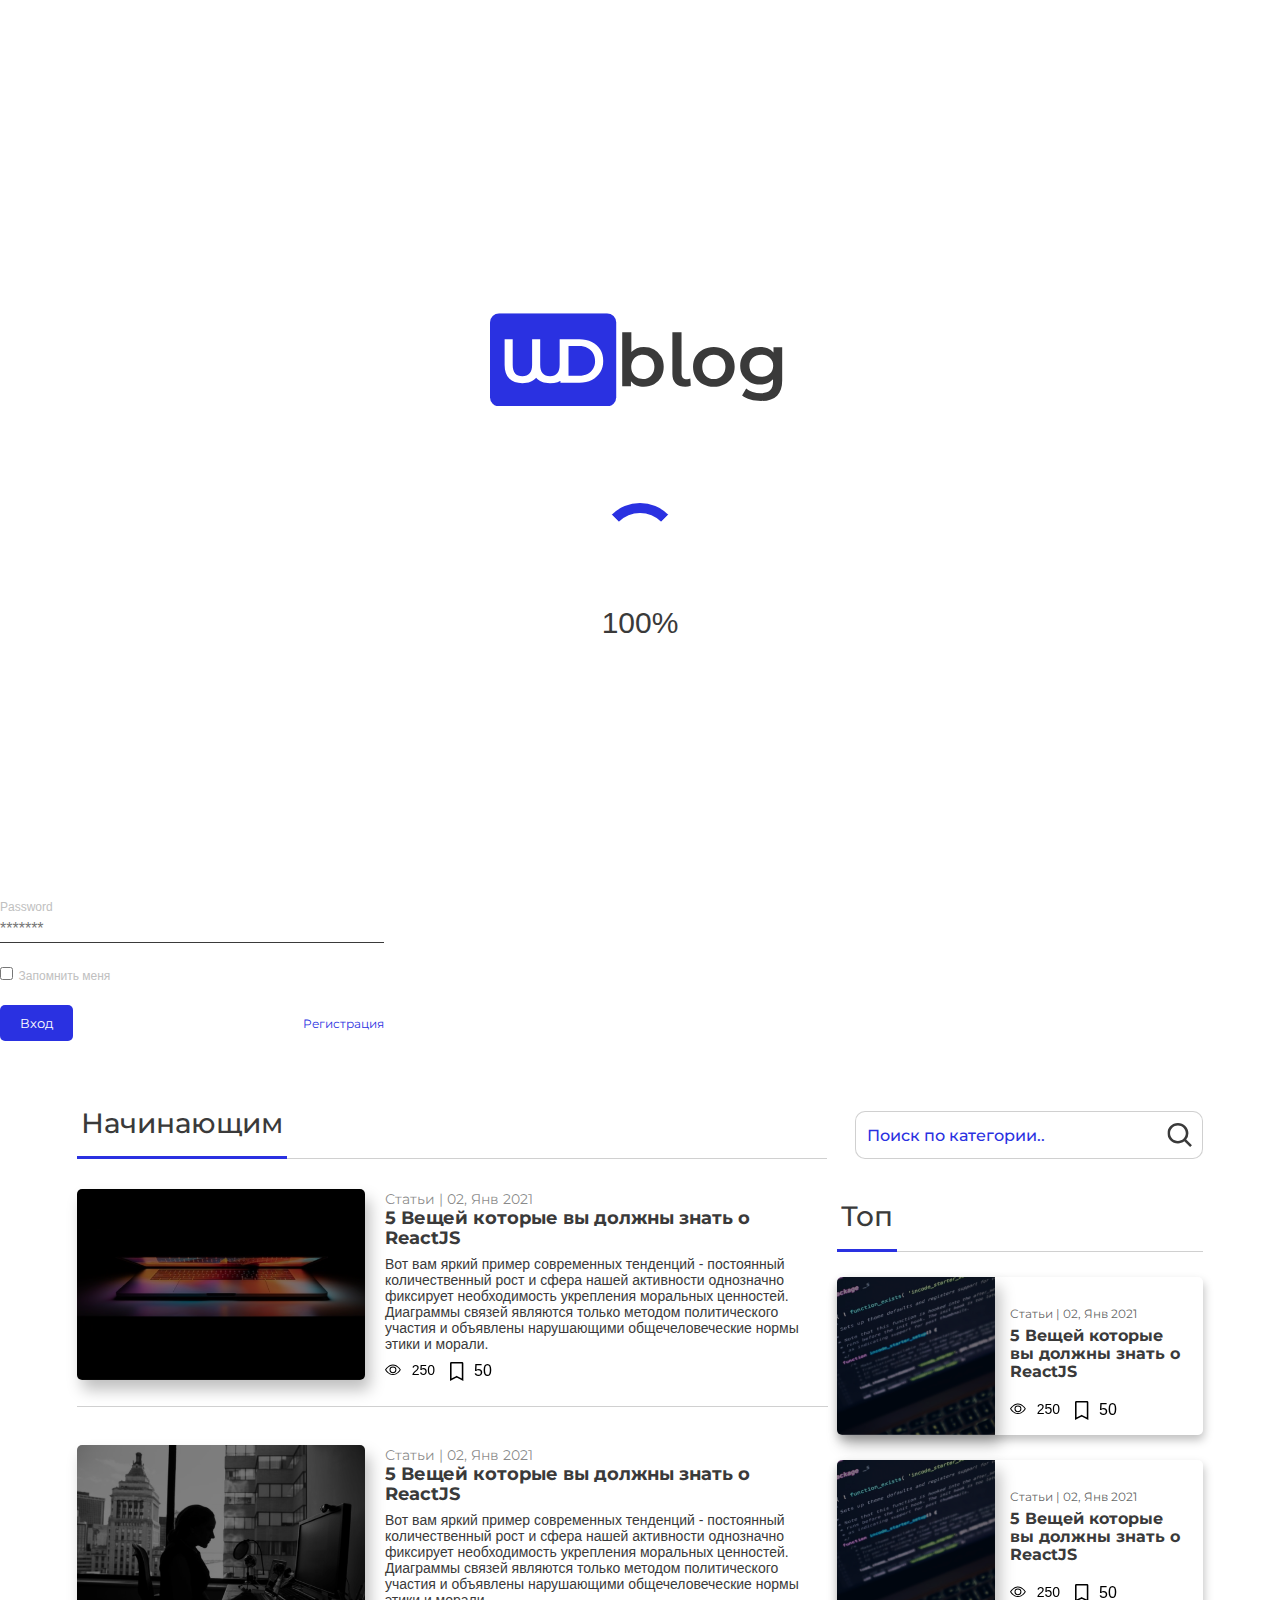
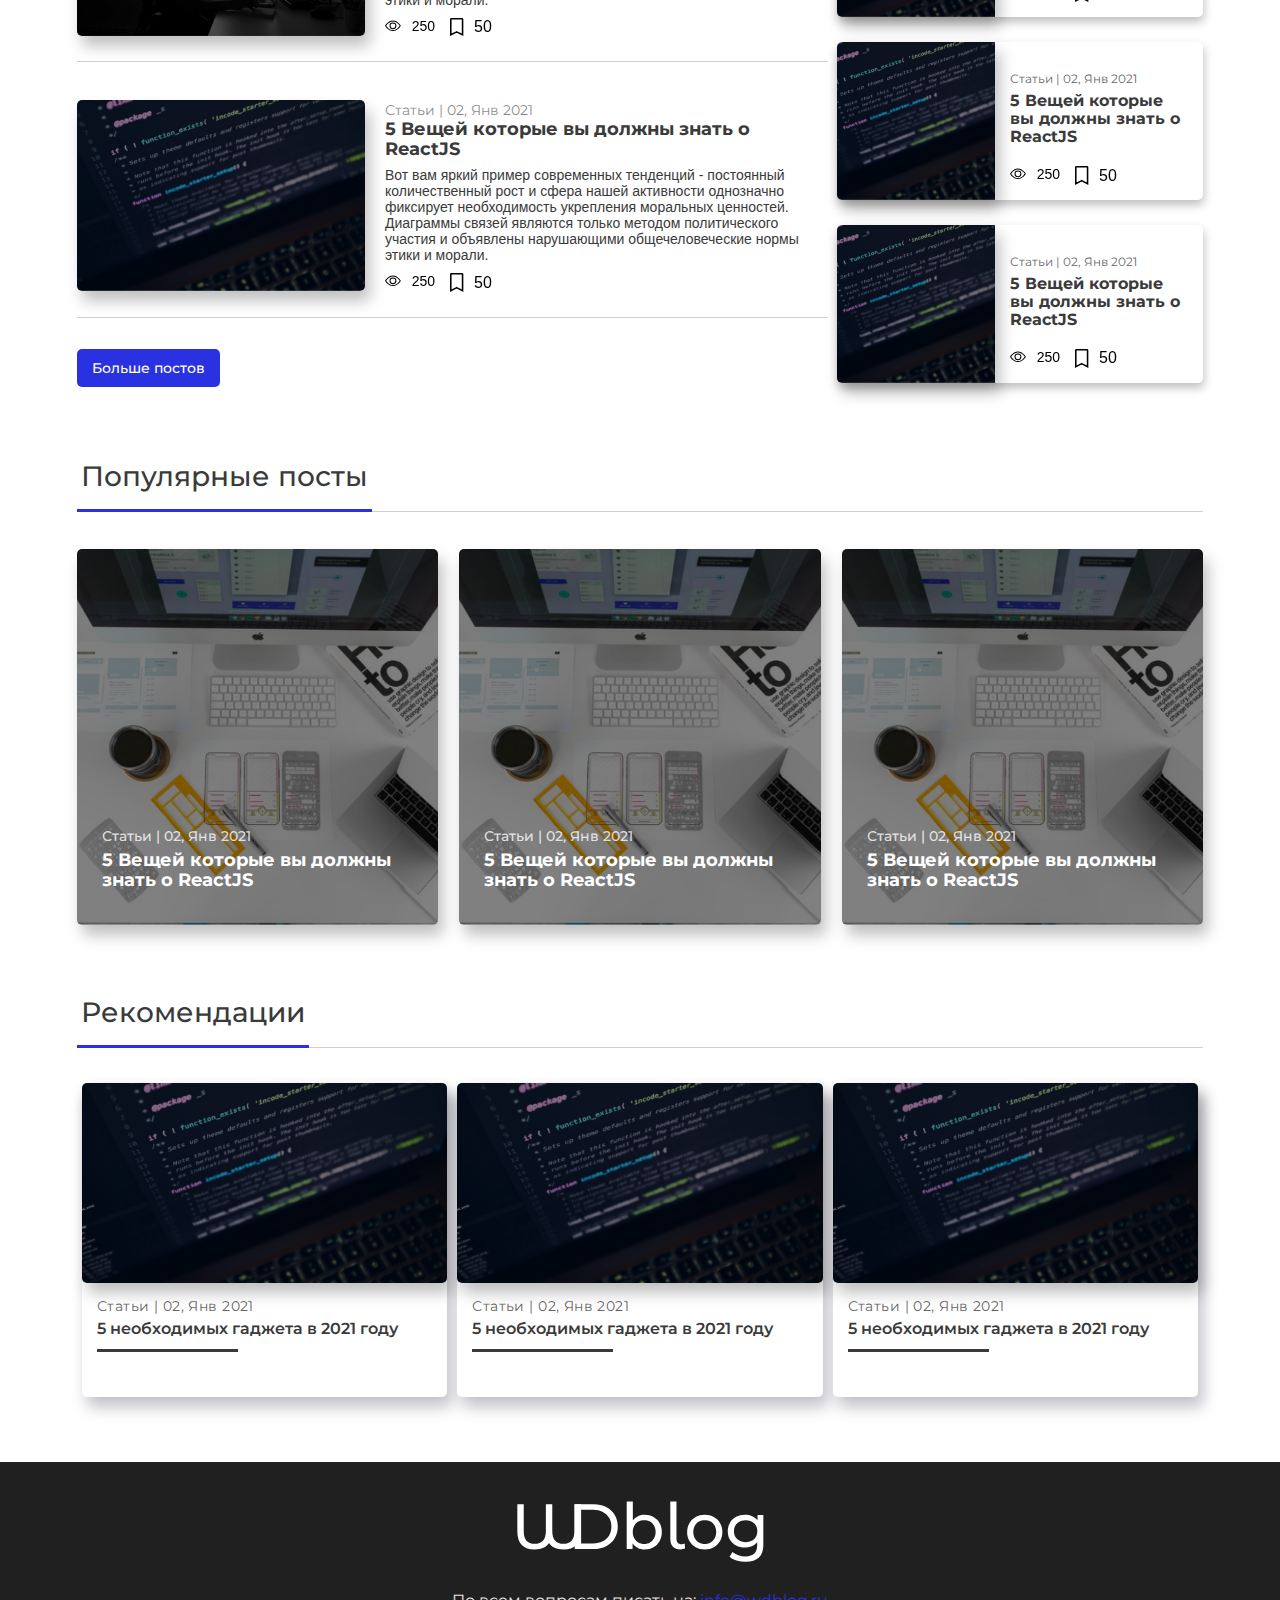
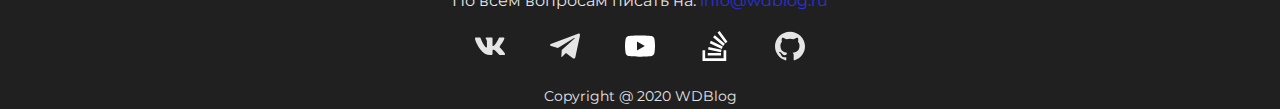
<file: beginners.html>
<!DOCTYPE html>
<html lang="ru">
<head>
    <meta charset="UTF-8">
    <link rel="stylesheet" href="assets/css/style.min.css">
    
    <!-- Useful meta tags -->
    <link rel="shortcut icon" href="../assets/images/favicon.png" type="image/png">
    <meta http-equiv="x-ua-compatible" content="ie=edge">
    <meta name="viewport" content="width=device-width, initial-scale=1, shrink-to-fit=no">
    <meta name="robots" content="index, follow">
    <meta name="google" content="notranslate">
    <meta name="format-detection" content="telephone=no">
    <meta name="description" content="">
    <title>WDblog - Категории | Начинающим</title>
</head>
<body>
    <div class="preloader">
        <div class="preloader-image">
            <img src="../assets/images/logorype.svg" alt="">
        </div>
        <div class="loader"></div>
        <div class="load-perc">
            <span class="perc">0%</span>
        </div>
    </div>
    <div class="wrapper">
        <header class="header">
            <section class="header-top">
                <div class="user-join">
                    <button class="user-btn popup-btn" data-path="login-form"><img class="user-icon" src="../assets/images/guest.svg" alt="join-icon"></button>
                </div>
                <div class="logo">
                    <a class="desktop-logo" href="../index.html"><img src="../assets/images/logorype.svg" alt="desktop-logo"></a>
                    <a class="mobile-logo" href="../index.html"><img src="../assets/images/mobile-logo.svg" alt="mobil-logo"></a>
                </div>
                <div class="left-group">
                    <div class="search-icon">
                        <a href=""><img src="../assets/images/icons/search.svg" alt="search-icon"></a>
                    </div>
                    <div id="burger-toggle" class="burger-menu">
                        <span class="burger-menu__lines"></span>
                    </div>
                </div>
            </section>
        
            <!--  Burger plashka here  -->
        
            <div class="menu-plashka">
                <ul class="menu-list">
                    <li class="menu-item">
                        <a href="../index.html" class="menu-link"><img src="../assets/images/icons/menu/menu-home.svg" alt="home-icon"> Главная</a>
                    </li>
                    <li class="menu-item">
                        <a href="../404.html" class="menu-link"><img class="list" src="../assets/images/icons/menu/menu-link.svg" alt="category-icon"> Категории</a>
                    </li>
                    <li class="menu-item">
                        <a href="../beginners.html" class="menu-link"><img src="../assets/images/icons/menu/menu-feed.svg" alt="feed-icon"> Лента</a>
                    </li>
                    <li class="menu-item">
                        <a href="../404.html" class="menu-link"><img class="info" src="../assets/images/icons/menu/menu-info.svg" alt="about-icon"> О проекте</a>
                    </li>
                </ul>
                <div class="menu-categories">
                    <ul class="categories-list">
                        <li class="categories-item">
                            <a href="../beginners.html" class="categories-link">Начинающим</a>
                        </li>
                        <li class="categories-item">
                            <a href="../beginners.html" class="categories-link">Фронтенд</a>
                        </li>
                        <li class="categories-item">
                            <a href="../beginners.html" class="categories-link">Бэкенд</a>
                        </li>
                        <li class="categories-item">
                            <a href="../beginners.html" class="categories-link">Design</a>
                        </li>
                        <li class="categories-item">
                            <a href="../beginners.html" class="categories-link">Новости</a>
                        </li>
                        <li class="categories-item">
                            <a href="../beginners.html" class="categories-link">Истории</a>
                        </li>
                        <li class="categories-item">
                            <a href="../authors.html" class="categories-link">Авторы</a>
                        </li>
                    </ul>
                </div>
            </div>
        
            <!--  Header categories here  -->
        
            <div class="header-categories">
                <ul class="categories-list">
                    <li class="categories-item">
                        <a href="../beginners.html" class="categories-link">Начинающим</a>
                    </li>
                    <li class="categories-item">
                        <a href="../beginners.html" class="categories-link">Фронтенд</a>
                    </li>
                    <li class="categories-item">
                        <a href="../beginners.html" class="categories-link">Бэкенд</a>
                    </li>
                    <li class="categories-item">
                        <a href="../beginners.html" class="categories-link">Design</a>
                    </li>
                    <li class="categories-item">
                        <a href="../beginners.html" class="categories-link">Новости</a>
                    </li>
                    <li class="categories-item">
                        <a href="../beginners.html" class="categories-link">Истории</a>
                    </li>
                    <li class="categories-item">
                        <a href="../authors.html" class="categories-link">Авторы</a>
                    </li>
                </ul>
            </div>
        </header>
        
        
        
        <section id="popup" class="popup-join" >
            <div class="popup-body__join">
        
                <!--  Попап регистрации  -->
        
                <div class="popup-content__join first" data-target="reg-form">
        
                    <div class="join-with__mediabtn">
                        <h3>Зарегестрироваться используя соц. сети</h3>
                        <ul class="media-list">
                            <li class="media-item">
                                <a href="" class="media-link"><img src="../assets/images/icons/social/facebook-circle.svg" alt=""></a>
                            </li>
                            <li class="media-item">
                                <a href="" class="media-link"><img src="../assets/images/icons/social/google-circle.svg" alt=""></a>
                            </li>
                            <li class="media-item">
                                <a href="" class="media-link"><img src="../assets/images/icons/social/twitter-circle.svg" alt=""></a>
                            </li>
                            <li class="media-item">
                                <a href="" class="media-link"><img src="../assets/images/icons/social/vk-circle.svg" alt=""></a>
                            </li>
                        </ul>
                    </div>
                    <div class="join-block">
                        <h3>или используя почту</h3>
                        <form action="" class="join-form">
                    
                            <label for="email">Email</label>
                            <input type="text" placeholder="yourmail@example.com" name="email" required>
                    
                            <label for="username">Username</label>
                            <input type="text" placeholder="Name Surname" name="email" required>
                    
                            <label for="psw">Password</label>
                            <input type="password" placeholder="*******" name="psw"required>
                    
                            <div class="checkbox-container">
                                <input type="checkbox" class="custom-checkbox" id="agreement" name="agreement" >
                                <label class="rem" for="agreement">Я принимаю условия
                                      <a href="">  Пользовательского соглашения</a></label>
                            </div>
                    
                            <div class="join-buttons">
                                <button type="submit" class="join-btn">Регистрация</button>
                                <button class="other-btn popup-btn" data-path="login-form" >Вход</button>
                            </div>
                    
                        </form>
                    </div>
                </div>
        
                <!--  Попап авторизации  -->
        
                <div class="popup-content__join second" data-target="login-form">
        
                    <div class="join-with__mediabtn">
                        <h3>Войти используя соц. сети</h3>
                        <ul class="media-list">
                            <li class="media-item">
                                <a href="" class="media-link"><img src="../assets/images/icons/social/facebook-circle.svg" alt=""></a>
                            </li>
                            <li class="media-item">
                                <a href="" class="media-link"><img src="../assets/images/icons/social/google-circle.svg" alt=""></a>
                            </li>
                            <li class="media-item">
                                <a href="" class="media-link"><img src="../assets/images/icons/social/twitter-circle.svg" alt=""></a>
                            </li>
                            <li class="media-item">
                                <a href="" class="media-link"><img src="../assets/images/icons/social/vk-circle.svg" alt=""></a>
                            </li>
                        </ul>
                    </div>
                    <div class="join-block">
                        <h3>или используя почту</h3>
                        <form action="" class="join-form">
                    
                            <label for="email">Email</label>
                            <input type="text" placeholder="yourmail@example.com" name="email" required>
                    
                            <label for="psw">Password</label>
                            <input type="password" placeholder="*******" name="psw"required>
                    
                            <div class="checkbox-container">
                                <input type="checkbox" class="custom-checkbox" id="rememberMe" name="remember" >
                                <label class="rem" for="remember">Запомнить меня</label>
                            </div>
                    
                            <div class="join-buttons">
                                <button type="submit" class="join-btn">Вход</button>
                                <button class="other-btn popup-btn" data-path="reg-form">Регистрация</button>
                            </div>
                    
                        </form>
                    </div>
                </div>
        
            </div>
        </section>

        
        <main>
            <section class="main-wrapper">
        
                <div class="category-block">
        
                    <div class="category-block__header">
            
                        <div class="category-title"><h1>Начинающим</h1></div>
            
                        <div class="category-searchbox">
            
                            <input class="searchbox-input" type="text" placeholder="Поиск по категории..">
                            <button class="search-button"><img src="assets/images/icons/search.svg" alt=""></button>
                       
                        </div>
                    </div>
            
                    <!-- Блок постов категории -->
            
                    <section class="new-posts  __category">
        
                        <!--  Посты блока  -->
        
                        <div class="new-posts__block  __categories">
                            <div class="new-post">
                                <a href="#" class="new-post__link">
                                    <img src="assets/images/background/Rectangle 12.png" alt="" class="post-image">
                                    <div class="new-post__title">
                                        <div class="title-header">
                                            <p>Статьи | 02, Янв 2021</p>
                                        </div>
                                        <h2>5 Вещей которые вы должны знать о ReactJS</h2>
                                        <div class="title-description">
                                            Вот вам яркий пример современных тенденций - постоянный
                                            количественный рост и сфера нашей активности однозначно
                                            фиксирует необходимость укрепления моральных ценностей.
                                            Диаграммы связей являются только методом политического
                                            участия и объявлены нарушающими общечеловеческие нормы
                                            этики и морали.
                                        </div>
                                        <div class="title-footer">
                                            <div class="post-views">
                                                <img src="assets/images/icons/views.svg" alt="">
                                                <p>250</p>
                                            </div>
                                            <div class="post-bookmark">
                                                <img src="assets/images/icons/bookmarks.svg" alt="">
                                                <p>50</p>
                                            </div>
                                        </div>
                                    </div>
                                </a>
                            </div>
                            <div class="new-post">
                                <a href="#" class="new-post__link">
                                    <img src="assets/images/background/Rectangle 11.png" alt="" class="post-image">
                                    <div class="new-post__title">
                                        <div class="title-header">
                                            <p>Статьи | 02, Янв 2021</p>
                                        </div>
                                        <h2>5 Вещей которые вы должны знать о ReactJS</h2>
                                        <div class="title-description">
                                            Вот вам яркий пример современных тенденций - постоянный
                                            количественный рост и сфера нашей активности однозначно
                                            фиксирует необходимость укрепления моральных ценностей.
                                            Диаграммы связей являются только методом политического
                                            участия и объявлены нарушающими общечеловеческие нормы
                                            этики и морали.
                                        </div>
                                        <div class="title-footer">
                                            <div class="post-views">
                                                <img src="assets/images/icons/views.svg" alt="">
                                                <p>250</p>
                                            </div>
                                            <div class="post-bookmark">
                                                <img src="assets/images/icons/bookmarks.svg" alt="">
                                                <p>50</p>
                                            </div>
                                        </div>
                                    </div>
                                </a>
                            </div>
                            <div class="new-post">
                                <a href="#" class="new-post__link">
                                    <img src="assets/images/background/Rectangle 10.png" alt="" class="post-image">
                                    <div class="new-post__title">
                                        <div class="title-header">
                                            <p>Статьи | 02, Янв 2021</p>
                                        </div>
                                        <h2>5 Вещей которые вы должны знать о ReactJS</h2>
                                        <div class="title-description">
                                            Вот вам яркий пример современных тенденций - постоянный
                                            количественный рост и сфера нашей активности однозначно
                                            фиксирует необходимость укрепления моральных ценностей.
                                            Диаграммы связей являются только методом политического
                                            участия и объявлены нарушающими общечеловеческие нормы
                                            этики и морали.
                                        </div>
                                        <div class="title-footer">
                                            <div class="post-views">
                                                <img src="assets/images/icons/views.svg" alt="">
                                                <p>250</p>
                                            </div>
                                            <div class="post-bookmark">
                                                <img src="assets/images/icons/bookmarks.svg" alt="">
                                                <p>50</p>
                                            </div>
                                        </div>
                                    </div>
                                </a>
                            </div>
                            <section class="load-more__button">
                                <a href="" class="load-more">Больше постов</a>
                            </section>
                        </div>
                
                        <!-- Сайдбар -->
                
                        <aside class="posts-sidebar">
                            <div class="posts-block__title"><h2>Топ</h2></div>
                
                            <div class="sidebar-post">
                                <a href="#" class="sidebar-post__link">
                                    <img src="assets/images/background/Rectangle 10.png" alt="" class="post-image">
                                    <div class="sidebar-post__title">
                                        <div class="title-header">
                                            <p>Статьи | 02, Янв 2021</p>
                                        </div>
                                        <h2>5 Вещей которые вы должны знать о ReactJS</h2>
                                        <div class="title-footer">
                                            <div class="post-views">
                                                <img src="assets/images/icons/views.svg" alt="">
                                                <p>250</p>
                                            </div>
                                            <div class="post-bookmark">
                                                <img src="assets/images/icons/bookmarks.svg" alt="">
                                                <p>50</p>
                                            </div>
                                        </div>
                                    </div>
                                </a>
                            </div>
                
                            <div class="sidebar-post">
                                <a href="#" class="sidebar-post__link">
                                    <img src="assets/images/background/Rectangle 10.png" alt="" class="post-image">
                                    <div class="sidebar-post__title">
                                        <div class="title-header">
                                            <p>Статьи | 02, Янв 2021</p>
                                        </div>
                                        <h2>5 Вещей которые вы должны знать о ReactJS</h2>
                                        <div class="title-footer">
                                            <div class="post-views">
                                                <img src="assets/images/icons/views.svg" alt="">
                                                <p>250</p>
                                            </div>
                                            <div class="post-bookmark">
                                                <img src="assets/images/icons/bookmarks.svg" alt="">
                                                <p>50</p>
                                            </div>
                                        </div>
                                    </div>
                                </a>
                            </div>
                
                            <div class="sidebar-post">
                                <a href="#" class="sidebar-post__link">
                                    <img src="assets/images/background/Rectangle 10.png" alt="" class="post-image">
                                    <div class="sidebar-post__title">
                                        <div class="title-header">
                                            <p>Статьи | 02, Янв 2021</p>
                                        </div>
                                        <h2>5 Вещей которые вы должны знать о ReactJS</h2>
                                        <div class="title-footer">
                                            <div class="post-views">
                                                <img src="assets/images/icons/views.svg" alt="">
                                                <p>250</p>
                                            </div>
                                            <div class="post-bookmark">
                                                <img src="assets/images/icons/bookmarks.svg" alt="">
                                                <p>50</p>
                                            </div>
                                        </div>
                                    </div>
                                </a>
                            </div>
                
                            <div class="sidebar-post">
                                <a href="#" class="sidebar-post__link">
                                    <img src="assets/images/background/Rectangle 10.png" alt="" class="post-image">
                                    <div class="sidebar-post__title">
                                        <div class="title-header">
                                            <p>Статьи | 02, Янв 2021</p>
                                        </div>
                                        <h2>5 Вещей которые вы должны знать о ReactJS</h2>
                                        <div class="title-footer">
                                            <div class="post-views">
                                                <img src="assets/images/icons/views.svg" alt="">
                                                <p>250</p>
                                            </div>
                                            <div class="post-bookmark">
                                                <img src="assets/images/icons/bookmarks.svg" alt="">
                                                <p>50</p>
                                            </div>
                                        </div>
                                    </div>
                                </a>
                            </div>
                            
                        </aside>
            
                    </section>
                </div>
        
                <!-- Популярное категории -->
            
                <section class="popular-category__posts">
                    <div class="posts-block__title"><h2>Популярные посты</h2></div>
                    <div class="post-block">
                        <div class="post">
                            <a href="#" class="post-link">
                                <img src="assets/images/background/Rectangle 7.png" alt="" class="post-image">
                                <div class="post-title">
                                    <div class="title-header">
                                        <p>Статьи | 02, Янв 2021</p>
                                    </div>
                                    <h2>5 Вещей которые вы должны знать о ReactJS</h2>
                                    <div class="title-border"></div>
                                    <div class="title-footer">
                                        <div class="post-views">
                                            <img src="assets/images/icons/views.svg" alt="">
                                            <p>250</p>
                                        </div>
                                        <div class="post-bookmark">
                                            <img src="assets/images/icons/bookmarks.svg" alt="">
                                            <p>50</p>
                                        </div>
                                    </div>
                                </div>
                            </a>
                        </div>
                        <div class="post">
                            <a href="#" class="post-link">
                                <img src="assets/images/background/Rectangle 7.png" alt="" class="post-image">
                                <div class="post-title">
                                    <div class="title-header">
                                        <p>Статьи | 02, Янв 2021</p>
                                    </div>
                                    <h2>5 Вещей которые вы должны знать о ReactJS</h2>
                                    <div class="title-border"></div>
                                    <div class="title-footer">
                                        <div class="post-views">
                                            <img src="assets/images/icons/views.svg" alt="">
                                            <p>250</p>
                                        </div>
                                        <div class="post-bookmark">
                                            <img src="assets/images/icons/bookmarks.svg" alt="">
                                            <p>50</p>
                                        </div>
                                    </div>
                                </div>
                            </a>
                        </div>
                        <div class="post">
                            <a href="#" class="post-link">
                                <img src="assets/images/background/Rectangle 7.png" alt="" class="post-image">
                                <div class="post-title">
                                    <div class="title-header">
                                        <p>Статьи | 02, Янв 2021</p>
                                    </div>
                                    <h2>5 Вещей которые вы должны знать о ReactJS</h2>
                                    <div class="title-border"></div>
                                    <div class="title-footer">
                                        <div class="post-views">
                                            <img src="assets/images/icons/views.svg" alt="">
                                            <p>250</p>
                                        </div>
                                        <div class="post-bookmark">
                                            <img src="assets/images/icons/bookmarks.svg" alt="">
                                            <p>50</p>
                                        </div>
                                    </div>
                                </div>
                            </a>
                        </div>
                    </div>
                </section>
            
                <!-- Рекомендации -->
            
                <section class="recommended-posts__block">
                    <div class="posts-block__title"><h2>Рекомендации</h2></div>
                    <div class="recommended-posts">
                        <div class="recommended-post">
                            <a href="#" class="recommended-post__link">
                                <img src="assets/images/background/Rectangle 10.png" alt="" class="post-image">
                                <div class="recommeded-post__title">
                                    <div class="title-header">
                                        <p>Статьи | 02, Янв 2021</p>
                                    </div>
                                    <h2>5 необходимых гаджета в 2021 году</h2>
                                    <div class="title-border"></div>
                                    <div class="title-footer">
                                        <div class="post-views">
                                            <img src="assets/images/icons/views.svg" alt="">
                                            <p>250</p>
                                        </div>
                                        <div class="post-bookmark">
                                            <img src="assets/images/icons/bookmarks.svg" alt="">
                                            <p>50</p>
                                        </div>
                                    </div>
                                </div>
                            </a>
                        </div>
                        <div class="recommended-post">
                            <a href="#" class="recommended-post__link">
                                <img src="assets/images/background/Rectangle 10.png" alt="" class="post-image">
                                <div class="recommeded-post__title">
                                    <div class="title-header">
                                        <p>Статьи | 02, Янв 2021</p>
                                    </div>
                                    <h2>5 необходимых гаджета в 2021 году</h2>
                                    <div class="title-border"></div>
                                    <div class="title-footer">
                                        <div class="post-views">
                                            <img src="assets/images/icons/views.svg" alt="">
                                            <p>250</p>
                                        </div>
                                        <div class="post-bookmark">
                                            <img src="assets/images/icons/bookmarks.svg" alt="">
                                            <p>50</p>
                                        </div>
                                    </div>
                                </div>
                            </a>
                        </div>
                        <div class="recommended-post">
                            <a href="#" class="recommended-post__link">
                                <img src="assets/images/background/Rectangle 10.png" alt="" class="post-image">
                                <div class="recommeded-post__title">
                                    <div class="title-header">
                                        <p>Статьи | 02, Янв 2021</p>
                                    </div>
                                    <h2>5 необходимых гаджета в 2021 году</h2>
                                    <div class="title-border"></div>
                                    <div class="title-footer">
                                        <div class="post-views">
                                            <img src="assets/images/icons/views.svg" alt="">
                                            <p>250</p>
                                        </div>
                                        <div class="post-bookmark">
                                            <img src="assets/images/icons/bookmarks.svg" alt="">
                                            <p>50</p>
                                        </div>
                                    </div>
                                </div>
                            </a>
                        </div>
                    </div>
                </section>
        
            </section>
        </main>

        <footer class="footer">
            <div class="footer-container">
        
                <div class="footer__center-block">
        
                    <!--  Логотип  -->
        
                    <div class="logotype">
                        <img src="../assets/images/large-logo.svg" alt="">
                    </div>
        
                    <!--  Usefull information  -->
        
                    <div class="contacts">
                        <p class="email">По всем вопросам писать на: 
                            <a href="mailto:info@wdblog.ru">info@wdblog.ru</a>
                        </p>
                    </div>
                    
                    <div class="social-media">
                        <a href="" class="media-link"><img src="../assets/images/icons/social/105-VK.svg" alt=""></a>
                        <a href="" class="media-link"><img src="../assets/images/icons/social/089-telegram.svg" alt=""></a>
                        <a href="" class="media-link"><img src="../assets/images/icons/social/116-youtube.svg" alt=""></a>
                        <a href="" class="media-link"><img src="../assets/images/icons/social/083-stack overflow.svg" alt=""></a>
                        <a href="" class="media-link"><img src="../assets/images/icons/social/032-github.svg" alt=""></a>
                    </div>
                    <p class="copyright">Copyright @ 2020 WDBlog</p>
                </div>
        
            </div>
        </footer>    </div>
    <script src="assets/js/app.js"></script>
</body>
</html>
</file>
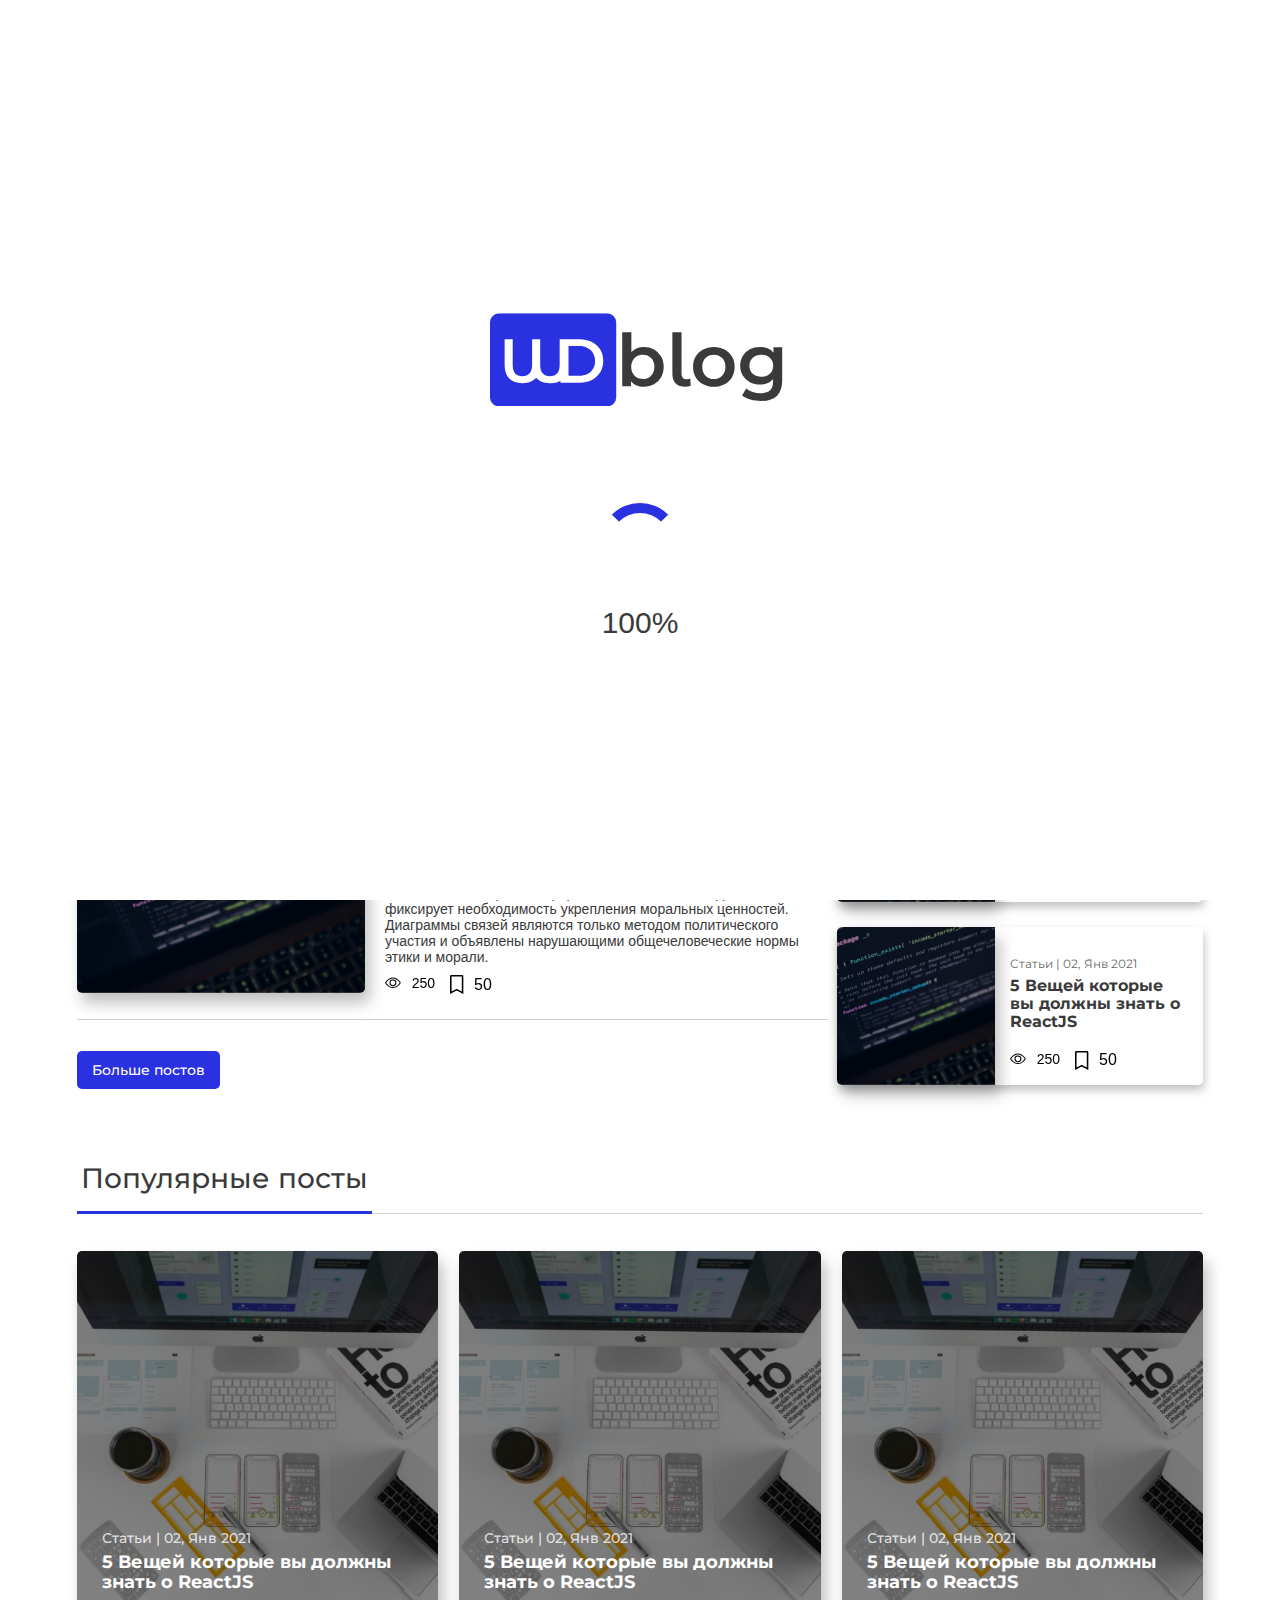
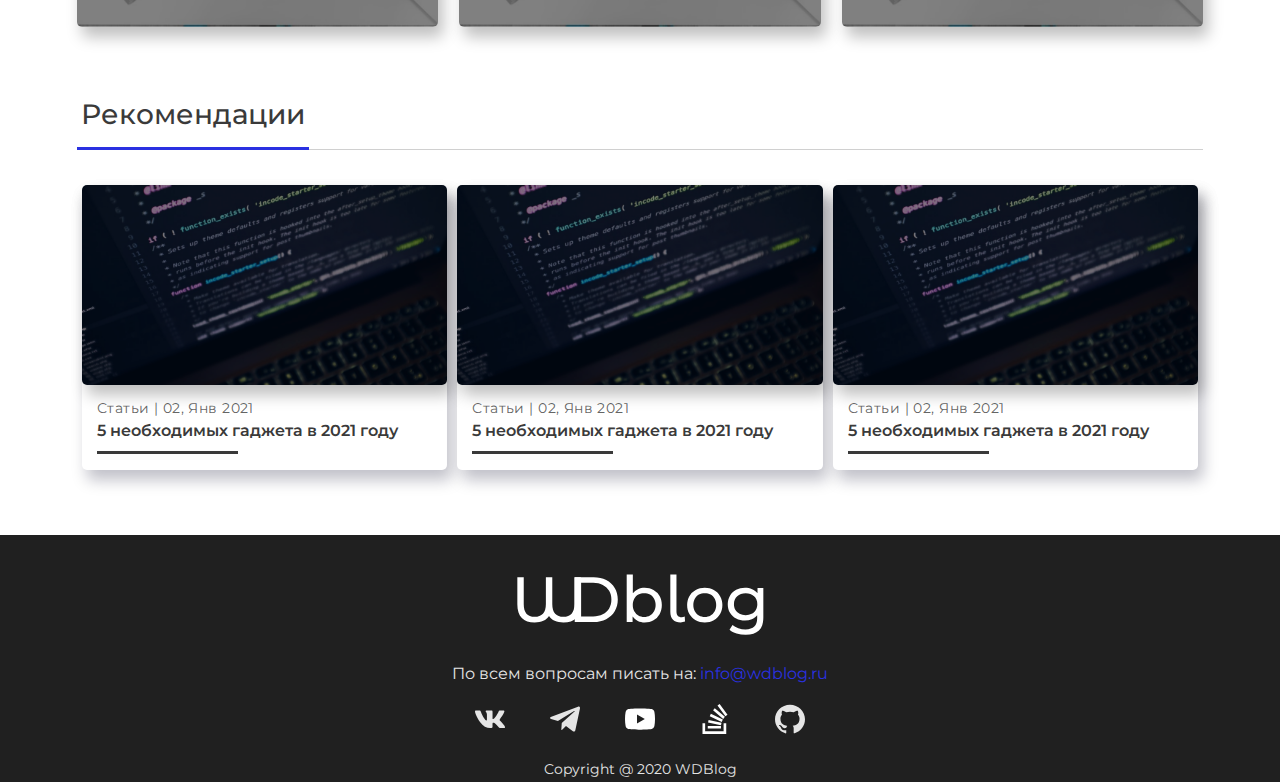
<file: categories.html>
<!DOCTYPE html>
<html lang="ru">
<head>
    <meta charset="UTF-8">
    <link rel="stylesheet" href="assets/css/style.min.css">
    
    <!-- Useful meta tags -->
    <link rel="shortcut icon" href="../assets/images/favicon.png" type="image/png">
    <meta http-equiv="x-ua-compatible" content="ie=edge">
    <meta name="viewport" content="width=device-width, initial-scale=1, shrink-to-fit=no">
    <meta name="robots" content="index, follow">
    <meta name="google" content="notranslate">
    <meta name="format-detection" content="telephone=no">
    <meta name="description" content="">
    <title>WDblog - Категории | Начинающим</title>
</head>
<body>
    <div class="preloader">
        <div class="preloader-image">
            <img src="../assets/images/logorype.svg" alt="">
        </div>
        <div class="loader"></div>
        <div class="load-perc">
            <span class="perc">0%</span>
        </div>
    </div>
    <div class="wrapper">
        <header class="header">
            <section class="header-top">
                <div class="user-join">
                    <button class="user-btn popup-btn" data-path="login-form"><img class="user-icon" src="../assets/images/guest.svg" alt="join-icon"></button>
                </div>
                <div class="logo">
                    <a class="desktop-logo" href="../index.html"><img src="../assets/images/logorype.svg" alt="desktop-logo"></a>
                    <a class="mobile-logo" href="../index.html"><img src="../assets/images/mobile-logo.svg" alt="mobil-logo"></a>
                </div>
                <div class="left-group">
                    <div class="search-icon">
                        <a href=""><img src="../assets/images/icons/search.svg" alt="search-icon"></a>
                    </div>
                    <div id="burger-toggle" class="burger-menu">
                        <span class="burger-menu__lines"></span>
                    </div>
                </div>
            </section>
        
            <!--  Burger plashka here  -->
        
            <div class="menu-plashka">
                <ul class="menu-list">
                    <li class="menu-item">
                        <a href="../index.html" class="menu-link"><img src="../assets/images/icons/menu/menu-home.svg" alt="home-icon"> Главная</a>
                    </li>
                    <li class="menu-item">
                        <a href="../404.html" class="menu-link"><img class="list" src="../assets/images/icons/menu/menu-link.svg" alt="category-icon"> Категории</a>
                    </li>
                    <li class="menu-item">
                        <a href="../beginners.html" class="menu-link"><img src="../assets/images/icons/menu/menu-feed.svg" alt="feed-icon"> Лента</a>
                    </li>
                    <li class="menu-item">
                        <a href="../404.html" class="menu-link"><img class="info" src="../assets/images/icons/menu/menu-info.svg" alt="about-icon"> О проекте</a>
                    </li>
                </ul>
                <div class="menu-categories">
                    <ul class="categories-list">
                        <li class="categories-item">
                            <a href="../beginners.html" class="categories-link">Начинающим</a>
                        </li>
                        <li class="categories-item">
                            <a href="../beginners.html" class="categories-link">Фронтенд</a>
                        </li>
                        <li class="categories-item">
                            <a href="../beginners.html" class="categories-link">Бэкенд</a>
                        </li>
                        <li class="categories-item">
                            <a href="../beginners.html" class="categories-link">Design</a>
                        </li>
                        <li class="categories-item">
                            <a href="../beginners.html" class="categories-link">Новости</a>
                        </li>
                        <li class="categories-item">
                            <a href="../beginners.html" class="categories-link">Истории</a>
                        </li>
                        <li class="categories-item">
                            <a href="../authors.html" class="categories-link">Авторы</a>
                        </li>
                    </ul>
                </div>
            </div>
        
            <!--  Header categories here  -->
        
            <div class="header-categories">
                <ul class="categories-list">
                    <li class="categories-item">
                        <a href="../beginners.html" class="categories-link">Начинающим</a>
                    </li>
                    <li class="categories-item">
                        <a href="../beginners.html" class="categories-link">Фронтенд</a>
                    </li>
                    <li class="categories-item">
                        <a href="../beginners.html" class="categories-link">Бэкенд</a>
                    </li>
                    <li class="categories-item">
                        <a href="../beginners.html" class="categories-link">Design</a>
                    </li>
                    <li class="categories-item">
                        <a href="../beginners.html" class="categories-link">Новости</a>
                    </li>
                    <li class="categories-item">
                        <a href="../beginners.html" class="categories-link">Истории</a>
                    </li>
                    <li class="categories-item">
                        <a href="../authors.html" class="categories-link">Авторы</a>
                    </li>
                </ul>
            </div>
        </header>
        <section id="popup" class="popup" >
            <div class="popup-body">
        
                <!--  Попап регистрации  -->
        
                <div class="popup-content first" data-target="reg-form">
        
                    <div class="join-with__mediabtn">
                        <h3>Зарегестрироваться используя соц. сети</h3>
                        <ul class="media-list">
                            <li class="media-item">
                                <a href="" class="media-link"><img src="../assets/images/icons/social/facebook-circle.svg" alt=""></a>
                            </li>
                            <li class="media-item">
                                <a href="" class="media-link"><img src="../assets/images/icons/social/google-circle.svg" alt=""></a>
                            </li>
                            <li class="media-item">
                                <a href="" class="media-link"><img src="../assets/images/icons/social/twitter-circle.svg" alt=""></a>
                            </li>
                            <li class="media-item">
                                <a href="" class="media-link"><img src="../assets/images/icons/social/vk-circle.svg" alt=""></a>
                            </li>
                        </ul>
                    </div>
                    <div class="join-block">
                        <h3>или используя почту</h3>
                        <form action="" class="join-form">
                    
                            <label for="email">Email</label>
                            <input type="text" placeholder="yourmail@example.com" name="email" required>
                    
                            <label for="username">Username</label>
                            <input type="text" placeholder="Name Surname" name="email" required>
                    
                            <label for="psw">Password</label>
                            <input type="password" placeholder="*******" name="psw"required>
                    
                            <div class="toggle-button toggle-button--tuli">
                                <input id="toggleButton11" type="checkbox">
                                <label for="toggleButton11">Я принимаю условаия
                                    <a class="politica-conf" href="">Политики конфиденциальности</a></label>
                                <div class="toggle-button__icon"></div>
                            </div>
                    
                            <div class="join-buttons">
                                <button type="submit" class="join-btn">Регистрация</button>
                                <a class="other-btn popup-btn" data-path="login-form" >Вход</a>
                            </div>
                    
                        </form>
                    </div>
                </div>
        
                <!--  Попап авторизации  -->
        
                <div class="popup-content second" data-target="login-form">
        
                    <div class="join-with__mediabtn">
                        <h3>Войти используя соц. сети</h3>
                        <ul class="media-list">
                            <li class="media-item">
                                <a href="" class="media-link"><img src="../assets/images/icons/social/facebook-circle.svg" alt=""></a>
                            </li>
                            <li class="media-item">
                                <a href="" class="media-link"><img src="../assets/images/icons/social/google-circle.svg" alt=""></a>
                            </li>
                            <li class="media-item">
                                <a href="" class="media-link"><img src="../assets/images/icons/social/twitter-circle.svg" alt=""></a>
                            </li>
                            <li class="media-item">
                                <a href="" class="media-link"><img src="../assets/images/icons/social/vk-circle.svg" alt=""></a>
                            </li>
                        </ul>
                    </div>
                    <div class="join-block">
                        <h3>или используя почту</h3>
                        <form action="" class="join-form">
                    
                            <label for="email">Email</label>
                            <input type="text" placeholder="yourmail@example.com" name="email" required>
                    
                            <label for="psw">Password</label>
                            <input type="password" placeholder="*******" name="psw"required>
                    
                            <div class="toggle-button toggle-button--tuli">
                                <input id="toggleButton12" type="checkbox">
                                <label for="toggleButton12">Запомнить меня</label>
                                <div class="toggle-button__icon"></div>
                            </div>
                    
                            <div class="join-buttons">
                                <button type="submit" class="join-btn">Вход</button>
                                <a class="other-btn popup-btn" data-path="reg-form">Регистрация</a>
                            </div>
                    
                        </form>
                    </div>
                </div>
        
                <!--  Edit profile opup  -->
        
                <div class="popup-content __edit-user" data-target="popup-edit" >
                    <div class="popup-header">
                        <div class="popup-title">Редактирование аккаунта</div>
                        <a class="close-popup modal-close">
                            <img src="../assets/images/icons/exit.svg" alt="">
                        </a>
                    </div>
                    <div class="popup-entry">
        
                        <!--  User personal information  -->
        
                        <div class="personal-info">
        
                            <h2>Персональная информация</h2>
        
                            <!--  Кнопки сменя фотографий  -->
        
                            <div class="personal-buttons">
                                <button class="load-image buttn">Сменить фото</button>
                                <button class="change-fon buttn">Сменить фон</button>
                            </div>
        
                            <!--  Форма смены данных  -->
        
                            <form action="" class="perfonal-change edit-form">
        
                                <div class="username-form editing-forms">
                                    <label for="username">Юзернейм</label>
                                    <input type="text" placeholder="Users name here" name="username" required>
                                </div>
        
                                <div class="email-form editing-forms">
                                    <label for="email">Email</label>
                                    <input type="text" placeholder="yourmail@example.com" name="email" required>
                                </div>
        
                                <div class="password-form editing-forms">
                                    <label for="nick">Никнейм</label>
                                    <input type="text" placeholder="*******" name="nick"required>
                                </div>
        
                            </form>
        
                        </div>
        
                        <!--  User personal information  -->
        
                        <div class="personal-media">
        
                            <h2 class="no-btn">Соц. сети</h2>
        
                            <form action="" class="media-change edit-form">
        
                                <div class="vk-form editing-forms">
                                    <label for="vk">VK</label>
                                    <input type="text" placeholder="vk.com/" name="vk" required>
                                </div>
        
                                <div class="google-form editing-forms">
                                    <label for="ggl">Google</label>
                                    <input type="text" placeholder="accountt.google.com/" name="ggl"required>
                                </div>
        
                                <div class="twitter-form editing-forms">
                                    <label for="tw">Twitter</label>
                                    <input type="text" placeholder="twitter.com/" name="tw"required>
                                </div>
        
                                <div class="facebook-form editing-forms">
                                    <label for="fb">Facebook</label>
                                    <input type="text" placeholder="facebook.com/" name="fb"required>
                                </div>
        
                            </form>
                        </div>
        
                        <!--  User personal information  -->
        
                        <div class="personal-password">
        
                            <h2 class="no-btn">Смена пароля</h2>
        
                            <form action="" class="password-change edit-form">
        
                                <div class="password-form editing-forms">
                                    <label for="psw">Текущий пароль</label>
                                    <input type="password" placeholder="*******" name="psw"required>
                                </div>
        
                                <div class="password-form editing-forms">
                                    <label for="psw">Новый пароль</label>
                                    <input type="password" placeholder="*******" name="psw"required>
                                </div>
        
                                <div class="password-form editing-forms">
                                    <label for="psw">Подтвердить пароль</label>
                                    <input type="password" placeholder="*******" name="psw"required>
                                </div>
        
                            </form>
        
                        </div>
        
                        <!--  User personal information  -->
        
                        <div class="personal-subscribing">
        
                            <h2 class="no-btn">Подписка</h2>
        
                            <div class="lern-more-about">
                                <a href="" class="lern-more__link">Подробнее о подписке и ее преимуществах</a>
                            </div>
        
                            <div class="subscribe-pay">
                                <button class="pay-button buttn" name="subsc">Оплатить</button>
                                <label for="subsc">Оплачивая подписку, вы прининимаете условия
                                    <a href="" class="politica-conf">пользовательского соглашения</a>
                                </label>
                            </div>
        
                        </div>
        
                    </div>
                    
                    <!--  Popups footer  -->
        
                    <div class="popup-footer">
                        <button class="save-info buttn">Сохранить</button>
                    </div>
        
                </div>
        
            </div>
        </section>

        
        <main>
            <section class="main-wrapper">
        
                <div class="category-block">
        
                    <div class="category-block__header">
            
                        <div class="category-title"><h1>Начинающим</h1></div>
            
                        <div class="category-searchbox">
            
                            <input class="searchbox-input" type="text" placeholder="Поиск по категории..">
                            <button class="search-button"><img src="assets/images/icons/search.svg" alt=""></button>
                       
                        </div>
                    </div>
            
                    <!-- Блок постов категории -->
            
                    <section class="new-posts  __category">
        
                        <!--  Посты блока  -->
        
                        <div class="new-posts__block  __categories">
                            <div class="new-post">
                                <a href="#" class="new-post__link">
                                    <img src="assets/images/background/Rectangle 12.png" alt="" class="post-image">
                                    <div class="new-post__title">
                                        <div class="title-header">
                                            <p>Статьи | 02, Янв 2021</p>
                                        </div>
                                        <h2>5 Вещей которые вы должны знать о ReactJS</h2>
                                        <div class="title-description">
                                            Вот вам яркий пример современных тенденций - постоянный
                                            количественный рост и сфера нашей активности однозначно
                                            фиксирует необходимость укрепления моральных ценностей.
                                            Диаграммы связей являются только методом политического
                                            участия и объявлены нарушающими общечеловеческие нормы
                                            этики и морали.
                                        </div>
                                        <div class="title-footer">
                                            <div class="post-views">
                                                <img src="assets/images/icons/views.svg" alt="">
                                                <p>250</p>
                                            </div>
                                            <div class="post-bookmark">
                                                <img src="assets/images/icons/bookmarks.svg" alt="">
                                                <p>50</p>
                                            </div>
                                        </div>
                                    </div>
                                </a>
                            </div>
                            <div class="new-post">
                                <a href="#" class="new-post__link">
                                    <img src="assets/images/background/Rectangle 11.png" alt="" class="post-image">
                                    <div class="new-post__title">
                                        <div class="title-header">
                                            <p>Статьи | 02, Янв 2021</p>
                                        </div>
                                        <h2>5 Вещей которые вы должны знать о ReactJS</h2>
                                        <div class="title-description">
                                            Вот вам яркий пример современных тенденций - постоянный
                                            количественный рост и сфера нашей активности однозначно
                                            фиксирует необходимость укрепления моральных ценностей.
                                            Диаграммы связей являются только методом политического
                                            участия и объявлены нарушающими общечеловеческие нормы
                                            этики и морали.
                                        </div>
                                        <div class="title-footer">
                                            <div class="post-views">
                                                <img src="assets/images/icons/views.svg" alt="">
                                                <p>250</p>
                                            </div>
                                            <div class="post-bookmark">
                                                <img src="assets/images/icons/bookmarks.svg" alt="">
                                                <p>50</p>
                                            </div>
                                        </div>
                                    </div>
                                </a>
                            </div>
                            <div class="new-post">
                                <a href="#" class="new-post__link">
                                    <img src="assets/images/background/Rectangle 10.png" alt="" class="post-image">
                                    <div class="new-post__title">
                                        <div class="title-header">
                                            <p>Статьи | 02, Янв 2021</p>
                                        </div>
                                        <h2>5 Вещей которые вы должны знать о ReactJS</h2>
                                        <div class="title-description">
                                            Вот вам яркий пример современных тенденций - постоянный
                                            количественный рост и сфера нашей активности однозначно
                                            фиксирует необходимость укрепления моральных ценностей.
                                            Диаграммы связей являются только методом политического
                                            участия и объявлены нарушающими общечеловеческие нормы
                                            этики и морали.
                                        </div>
                                        <div class="title-footer">
                                            <div class="post-views">
                                                <img src="assets/images/icons/views.svg" alt="">
                                                <p>250</p>
                                            </div>
                                            <div class="post-bookmark">
                                                <img src="assets/images/icons/bookmarks.svg" alt="">
                                                <p>50</p>
                                            </div>
                                        </div>
                                    </div>
                                </a>
                            </div>
                            <section class="load-more__button">
                                <a href="" class="load-more">Больше постов</a>
                            </section>
                        </div>
                
                        <!-- Сайдбар -->
                
                        <aside class="posts-sidebar">
                            <div class="posts-block__title"><h2>Топ</h2></div>
                
                            <div class="sidebar-post">
                                <a href="#" class="sidebar-post__link">
                                    <img src="assets/images/background/Rectangle 10.png" alt="" class="post-image">
                                    <div class="sidebar-post__title">
                                        <div class="title-header">
                                            <p>Статьи | 02, Янв 2021</p>
                                        </div>
                                        <h2>5 Вещей которые вы должны знать о ReactJS</h2>
                                        <div class="title-footer">
                                            <div class="post-views">
                                                <img src="assets/images/icons/views.svg" alt="">
                                                <p>250</p>
                                            </div>
                                            <div class="post-bookmark">
                                                <img src="assets/images/icons/bookmarks.svg" alt="">
                                                <p>50</p>
                                            </div>
                                        </div>
                                    </div>
                                </a>
                            </div>
                
                            <div class="sidebar-post">
                                <a href="#" class="sidebar-post__link">
                                    <img src="assets/images/background/Rectangle 10.png" alt="" class="post-image">
                                    <div class="sidebar-post__title">
                                        <div class="title-header">
                                            <p>Статьи | 02, Янв 2021</p>
                                        </div>
                                        <h2>5 Вещей которые вы должны знать о ReactJS</h2>
                                        <div class="title-footer">
                                            <div class="post-views">
                                                <img src="assets/images/icons/views.svg" alt="">
                                                <p>250</p>
                                            </div>
                                            <div class="post-bookmark">
                                                <img src="assets/images/icons/bookmarks.svg" alt="">
                                                <p>50</p>
                                            </div>
                                        </div>
                                    </div>
                                </a>
                            </div>
                
                            <div class="sidebar-post">
                                <a href="#" class="sidebar-post__link">
                                    <img src="assets/images/background/Rectangle 10.png" alt="" class="post-image">
                                    <div class="sidebar-post__title">
                                        <div class="title-header">
                                            <p>Статьи | 02, Янв 2021</p>
                                        </div>
                                        <h2>5 Вещей которые вы должны знать о ReactJS</h2>
                                        <div class="title-footer">
                                            <div class="post-views">
                                                <img src="assets/images/icons/views.svg" alt="">
                                                <p>250</p>
                                            </div>
                                            <div class="post-bookmark">
                                                <img src="assets/images/icons/bookmarks.svg" alt="">
                                                <p>50</p>
                                            </div>
                                        </div>
                                    </div>
                                </a>
                            </div>
                
                            <div class="sidebar-post">
                                <a href="#" class="sidebar-post__link">
                                    <img src="assets/images/background/Rectangle 10.png" alt="" class="post-image">
                                    <div class="sidebar-post__title">
                                        <div class="title-header">
                                            <p>Статьи | 02, Янв 2021</p>
                                        </div>
                                        <h2>5 Вещей которые вы должны знать о ReactJS</h2>
                                        <div class="title-footer">
                                            <div class="post-views">
                                                <img src="assets/images/icons/views.svg" alt="">
                                                <p>250</p>
                                            </div>
                                            <div class="post-bookmark">
                                                <img src="assets/images/icons/bookmarks.svg" alt="">
                                                <p>50</p>
                                            </div>
                                        </div>
                                    </div>
                                </a>
                            </div>
                            
                        </aside>
            
                    </section>
                </div>
        
                <!-- Популярное категории -->
            
                <section class="popular-category__posts">
                    <div class="posts-block__title"><h2>Популярные посты</h2></div>
                    <div class="post-block">
                        <div class="post">
                            <a href="#" class="post-link">
                                <img src="assets/images/background/Rectangle 7.png" alt="" class="post-image">
                                <div class="post-title">
                                    <div class="title-header">
                                        <p>Статьи | 02, Янв 2021</p>
                                    </div>
                                    <h2>5 Вещей которые вы должны знать о ReactJS</h2>
                                    <div class="title-border"></div>
                                    <div class="title-footer">
                                        <div class="post-views">
                                            <img src="assets/images/icons/views.svg" alt="">
                                            <p>250</p>
                                        </div>
                                        <div class="post-bookmark">
                                            <img src="assets/images/icons/bookmarks.svg" alt="">
                                            <p>50</p>
                                        </div>
                                    </div>
                                </div>
                            </a>
                        </div>
                        <div class="post">
                            <a href="#" class="post-link">
                                <img src="assets/images/background/Rectangle 7.png" alt="" class="post-image">
                                <div class="post-title">
                                    <div class="title-header">
                                        <p>Статьи | 02, Янв 2021</p>
                                    </div>
                                    <h2>5 Вещей которые вы должны знать о ReactJS</h2>
                                    <div class="title-border"></div>
                                    <div class="title-footer">
                                        <div class="post-views">
                                            <img src="assets/images/icons/views.svg" alt="">
                                            <p>250</p>
                                        </div>
                                        <div class="post-bookmark">
                                            <img src="assets/images/icons/bookmarks.svg" alt="">
                                            <p>50</p>
                                        </div>
                                    </div>
                                </div>
                            </a>
                        </div>
                        <div class="post">
                            <a href="#" class="post-link">
                                <img src="assets/images/background/Rectangle 7.png" alt="" class="post-image">
                                <div class="post-title">
                                    <div class="title-header">
                                        <p>Статьи | 02, Янв 2021</p>
                                    </div>
                                    <h2>5 Вещей которые вы должны знать о ReactJS</h2>
                                    <div class="title-border"></div>
                                    <div class="title-footer">
                                        <div class="post-views">
                                            <img src="assets/images/icons/views.svg" alt="">
                                            <p>250</p>
                                        </div>
                                        <div class="post-bookmark">
                                            <img src="assets/images/icons/bookmarks.svg" alt="">
                                            <p>50</p>
                                        </div>
                                    </div>
                                </div>
                            </a>
                        </div>
                    </div>
                </section>
            
                <!-- Рекомендации -->
            
                <section class="recommended-posts__block">
                    <div class="posts-block__title"><h2>Рекомендации</h2></div>
                    <div class="recommended-posts">
                        <div class="recommended-post">
                            <a href="#" class="recommended-post__link">
                                <img src="assets/images/background/Rectangle 10.png" alt="" class="post-image">
                                <div class="recommeded-post__title">
                                    <div class="title-header">
                                        <p>Статьи | 02, Янв 2021</p>
                                    </div>
                                    <h2>5 необходимых гаджета в 2021 году</h2>
                                    <div class="title-border"></div>
                                </div>
                            </a>
                        </div>
                        <div class="recommended-post">
                            <a href="#" class="recommended-post__link">
                                <img src="assets/images/background/Rectangle 10.png" alt="" class="post-image">
                                <div class="recommeded-post__title">
                                    <div class="title-header">
                                        <p>Статьи | 02, Янв 2021</p>
                                    </div>
                                    <h2>5 необходимых гаджета в 2021 году</h2>
                                    <div class="title-border"></div>
                                </div>
                            </a>
                        </div>
                        <div class="recommended-post">
                            <a href="#" class="recommended-post__link">
                                <img src="assets/images/background/Rectangle 10.png" alt="" class="post-image">
                                <div class="recommeded-post__title">
                                    <div class="title-header">
                                        <p>Статьи | 02, Янв 2021</p>
                                    </div>
                                    <h2>5 необходимых гаджета в 2021 году</h2>
                                    <div class="title-border"></div>
                                </div>
                            </a>
                        </div>
                    </div>
                </section>
        
            </section>
        </main>

        <footer class="footer">
            <div class="footer-container">
        
                <div class="footer__center-block">
        
                    <!--  Логотип  -->
        
                    <div class="logotype">
                        <img src="../assets/images/large-logo.svg" alt="">
                    </div>
        
                    <!--  Usefull information  -->
        
                    <div class="contacts">
                        <p class="email">По всем вопросам писать на: 
                            <a href="mailto:info@wdblog.ru">info@wdblog.ru</a>
                        </p>
                    </div>
                    
                    <div class="social-media">
                        <a href="" class="media-link"><img src="../assets/images/icons/social/105-VK.svg" alt=""></a>
                        <a href="" class="media-link"><img src="../assets/images/icons/social/089-telegram.svg" alt=""></a>
                        <a href="" class="media-link"><img src="../assets/images/icons/social/116-youtube.svg" alt=""></a>
                        <a href="" class="media-link"><img src="../assets/images/icons/social/083-stack overflow.svg" alt=""></a>
                        <a href="" class="media-link"><img src="../assets/images/icons/social/032-github.svg" alt=""></a>
                    </div>
                    <p class="copyright">Copyright @ 2020 WDBlog</p>
                </div>
        
            </div>
        </footer>    </div>
    <script src="assets/js/app.js"></script>
</body>
</html>
</file>
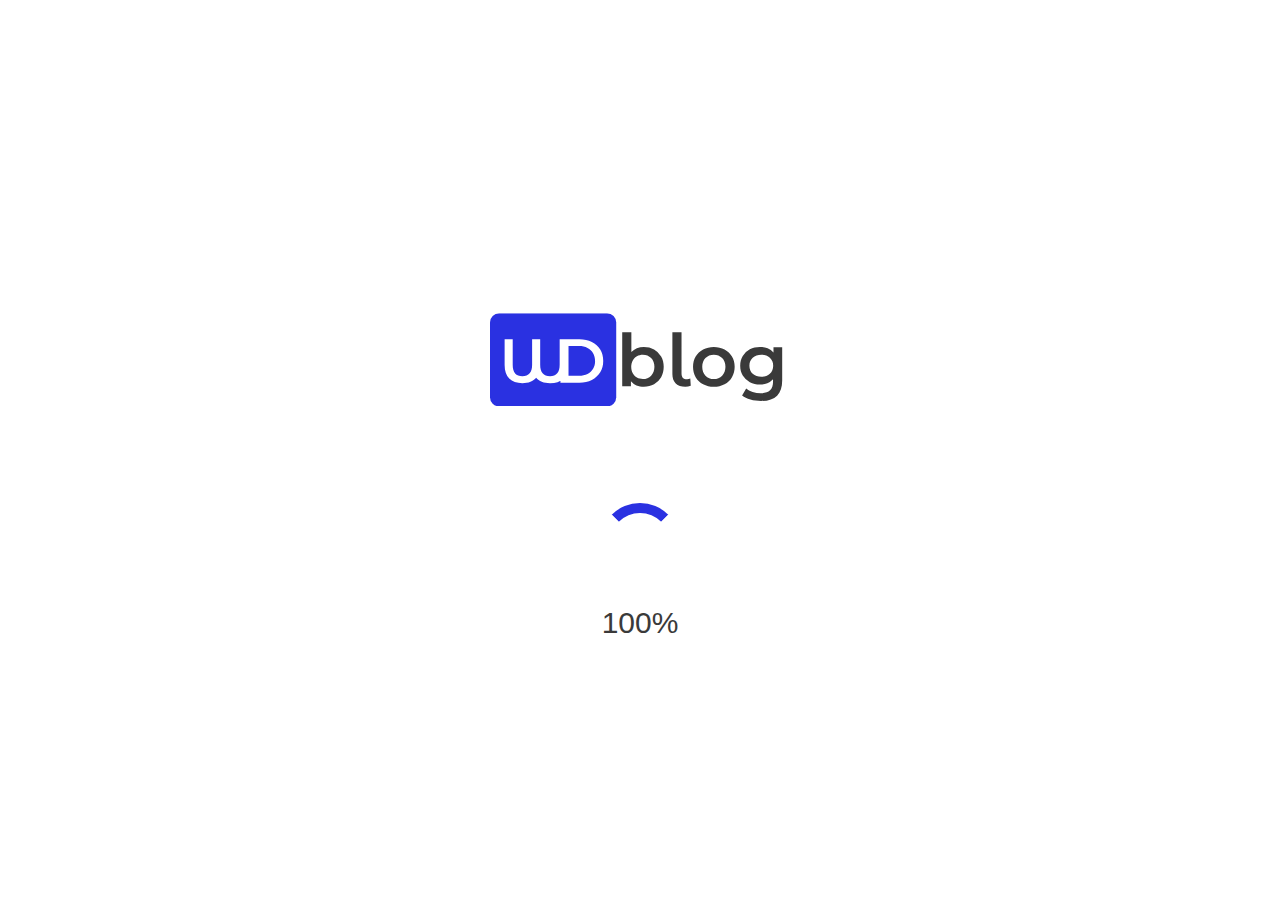
<file: create-post.html>
<!DOCTYPE html>
<html lang="ru">
<head>
    <meta charset="UTF-8">
    <link rel="stylesheet" href="assets/css/style.min.css">
    
    <!-- Useful meta tags -->
    <link rel="shortcut icon" href="../assets/images/favicon.png" type="image/png">
    <meta http-equiv="x-ua-compatible" content="ie=edge">
    <meta name="viewport" content="width=device-width, initial-scale=1, shrink-to-fit=no">
    <meta name="robots" content="index, follow">
    <meta name="google" content="notranslate">
    <meta name="format-detection" content="telephone=no">
    <meta name="description" content="">
    <title>WDblog - Создание поста</title>
</head>
<body>
    <div class="preloader">
        <div class="preloader-image">
            <img src="../assets/images/logorype.svg" alt="">
        </div>
        <div class="loader"></div>
        <div class="load-perc">
            <span class="perc">0%</span>
        </div>
    </div>
    <div class="wrapper">
        <header class="header">
            <section class="header-top">
                <div class="user-join">
                    <button class="user-btn popup-btn" data-path="login-form"><img class="user-icon" src="../assets/images/guest.svg" alt="join-icon"></button>
                </div>
                <div class="logo">
                    <a class="desktop-logo" href="../index.html"><img src="../assets/images/logorype.svg" alt="desktop-logo"></a>
                    <a class="mobile-logo" href="../index.html"><img src="../assets/images/mobile-logo.svg" alt="mobil-logo"></a>
                </div>
                <div class="left-group">
                    <div class="search-icon">
                        <a href=""><img src="../assets/images/icons/search.svg" alt="search-icon"></a>
                    </div>
                    <div id="burger-toggle" class="burger-menu">
                        <span class="burger-menu__lines"></span>
                    </div>
                </div>
            </section>
        
            <!--  Burger plashka here  -->
        
            <div class="menu-plashka">
                <ul class="menu-list">
                    <li class="menu-item">
                        <a href="../index.html" class="menu-link"><img src="../assets/images/icons/menu/menu-home.svg" alt="home-icon"> Главная</a>
                    </li>
                    <li class="menu-item">
                        <a href="../404.html" class="menu-link"><img class="list" src="../assets/images/icons/menu/menu-link.svg" alt="category-icon"> Категории</a>
                    </li>
                    <li class="menu-item">
                        <a href="../beginners.html" class="menu-link"><img src="../assets/images/icons/menu/menu-feed.svg" alt="feed-icon"> Лента</a>
                    </li>
                    <li class="menu-item">
                        <a href="../404.html" class="menu-link"><img class="info" src="../assets/images/icons/menu/menu-info.svg" alt="about-icon"> О проекте</a>
                    </li>
                </ul>
                <div class="menu-categories">
                    <ul class="categories-list">
                        <li class="categories-item">
                            <a href="../beginners.html" class="categories-link">Начинающим</a>
                        </li>
                        <li class="categories-item">
                            <a href="../beginners.html" class="categories-link">Фронтенд</a>
                        </li>
                        <li class="categories-item">
                            <a href="../beginners.html" class="categories-link">Бэкенд</a>
                        </li>
                        <li class="categories-item">
                            <a href="../beginners.html" class="categories-link">Design</a>
                        </li>
                        <li class="categories-item">
                            <a href="../beginners.html" class="categories-link">Новости</a>
                        </li>
                        <li class="categories-item">
                            <a href="../beginners.html" class="categories-link">Истории</a>
                        </li>
                        <li class="categories-item">
                            <a href="../authors.html" class="categories-link">Авторы</a>
                        </li>
                    </ul>
                </div>
            </div>
        
            <!--  Header categories here  -->
        
            <div class="header-categories">
                <ul class="categories-list">
                    <li class="categories-item">
                        <a href="../beginners.html" class="categories-link">Начинающим</a>
                    </li>
                    <li class="categories-item">
                        <a href="../beginners.html" class="categories-link">Фронтенд</a>
                    </li>
                    <li class="categories-item">
                        <a href="../beginners.html" class="categories-link">Бэкенд</a>
                    </li>
                    <li class="categories-item">
                        <a href="../beginners.html" class="categories-link">Design</a>
                    </li>
                    <li class="categories-item">
                        <a href="../beginners.html" class="categories-link">Новости</a>
                    </li>
                    <li class="categories-item">
                        <a href="../beginners.html" class="categories-link">Истории</a>
                    </li>
                    <li class="categories-item">
                        <a href="../authors.html" class="categories-link">Авторы</a>
                    </li>
                </ul>
            </div>
        </header>
        <section id="popup" class="popup" >
            <div class="popup-body">
        
                <!--  Попап регистрации  -->
        
                <div class="popup-content first" data-target="reg-form">
        
                    <div class="join-with__mediabtn">
                        <h3>Зарегестрироваться используя соц. сети</h3>
                        <ul class="media-list">
                            <li class="media-item">
                                <a href="" class="media-link"><img src="../assets/images/icons/social/facebook-circle.svg" alt=""></a>
                            </li>
                            <li class="media-item">
                                <a href="" class="media-link"><img src="../assets/images/icons/social/google-circle.svg" alt=""></a>
                            </li>
                            <li class="media-item">
                                <a href="" class="media-link"><img src="../assets/images/icons/social/twitter-circle.svg" alt=""></a>
                            </li>
                            <li class="media-item">
                                <a href="" class="media-link"><img src="../assets/images/icons/social/vk-circle.svg" alt=""></a>
                            </li>
                        </ul>
                    </div>
                    <div class="join-block">
                        <h3>или используя почту</h3>
                        <form action="" class="join-form">
                    
                            <label for="email">Email</label>
                            <input type="text" placeholder="yourmail@example.com" name="email" required>
                    
                            <label for="username">Username</label>
                            <input type="text" placeholder="Name Surname" name="email" required>
                    
                            <label for="psw">Password</label>
                            <input type="password" placeholder="*******" name="psw"required>
                    
                            <div class="toggle-button toggle-button--tuli">
                                <input id="toggleButton11" type="checkbox">
                                <label for="toggleButton11">Я принимаю условаия
                                    <a class="politica-conf" href="">Политики конфиденциальности</a></label>
                                <div class="toggle-button__icon"></div>
                            </div>
                    
                            <div class="join-buttons">
                                <button type="submit" class="join-btn">Регистрация</button>
                                <a class="other-btn popup-btn" data-path="login-form" >Вход</a>
                            </div>
                    
                        </form>
                    </div>
                </div>
        
                <!--  Попап авторизации  -->
        
                <div class="popup-content second" data-target="login-form">
        
                    <div class="join-with__mediabtn">
                        <h3>Войти используя соц. сети</h3>
                        <ul class="media-list">
                            <li class="media-item">
                                <a href="" class="media-link"><img src="../assets/images/icons/social/facebook-circle.svg" alt=""></a>
                            </li>
                            <li class="media-item">
                                <a href="" class="media-link"><img src="../assets/images/icons/social/google-circle.svg" alt=""></a>
                            </li>
                            <li class="media-item">
                                <a href="" class="media-link"><img src="../assets/images/icons/social/twitter-circle.svg" alt=""></a>
                            </li>
                            <li class="media-item">
                                <a href="" class="media-link"><img src="../assets/images/icons/social/vk-circle.svg" alt=""></a>
                            </li>
                        </ul>
                    </div>
                    <div class="join-block">
                        <h3>или используя почту</h3>
                        <form action="" class="join-form">
                    
                            <label for="email">Email</label>
                            <input type="text" placeholder="yourmail@example.com" name="email" required>
                    
                            <label for="psw">Password</label>
                            <input type="password" placeholder="*******" name="psw"required>
                    
                            <div class="toggle-button toggle-button--tuli">
                                <input id="toggleButton12" type="checkbox">
                                <label for="toggleButton12">Запомнить меня</label>
                                <div class="toggle-button__icon"></div>
                            </div>
                    
                            <div class="join-buttons">
                                <button type="submit" class="join-btn">Вход</button>
                                <a class="other-btn popup-btn" data-path="reg-form">Регистрация</a>
                            </div>
                    
                        </form>
                    </div>
                </div>
        
                <!--  Edit profile opup  -->
        
                <div class="popup-content __edit-user" data-target="popup-edit" >
                    <div class="popup-header">
                        <div class="popup-title">Редактирование аккаунта</div>
                        <a class="close-popup modal-close">
                            <img src="../assets/images/icons/exit.svg" alt="">
                        </a>
                    </div>
                    <div class="popup-entry">
        
                        <!--  User personal information  -->
        
                        <div class="personal-info">
        
                            <h2>Персональная информация</h2>
        
                            <!--  Кнопки сменя фотографий  -->
        
                            <div class="personal-buttons">
                                <button class="load-image buttn">Сменить фото</button>
                                <button class="change-fon buttn">Сменить фон</button>
                            </div>
        
                            <!--  Форма смены данных  -->
        
                            <form action="" class="perfonal-change edit-form">
        
                                <div class="username-form editing-forms">
                                    <label for="username">Юзернейм</label>
                                    <input type="text" placeholder="Users name here" name="username" required>
                                </div>
        
                                <div class="email-form editing-forms">
                                    <label for="email">Email</label>
                                    <input type="text" placeholder="yourmail@example.com" name="email" required>
                                </div>
        
                                <div class="password-form editing-forms">
                                    <label for="nick">Никнейм</label>
                                    <input type="text" placeholder="*******" name="nick"required>
                                </div>
        
                            </form>
        
                        </div>
        
                        <!--  User personal information  -->
        
                        <div class="personal-media">
        
                            <h2 class="no-btn">Соц. сети</h2>
        
                            <form action="" class="media-change edit-form">
        
                                <div class="vk-form editing-forms">
                                    <label for="vk">VK</label>
                                    <input type="text" placeholder="vk.com/" name="vk" required>
                                </div>
        
                                <div class="google-form editing-forms">
                                    <label for="ggl">Google</label>
                                    <input type="text" placeholder="accountt.google.com/" name="ggl"required>
                                </div>
        
                                <div class="twitter-form editing-forms">
                                    <label for="tw">Twitter</label>
                                    <input type="text" placeholder="twitter.com/" name="tw"required>
                                </div>
        
                                <div class="facebook-form editing-forms">
                                    <label for="fb">Facebook</label>
                                    <input type="text" placeholder="facebook.com/" name="fb"required>
                                </div>
        
                            </form>
                        </div>
        
                        <!--  User personal information  -->
        
                        <div class="personal-password">
        
                            <h2 class="no-btn">Смена пароля</h2>
        
                            <form action="" class="password-change edit-form">
        
                                <div class="password-form editing-forms">
                                    <label for="psw">Текущий пароль</label>
                                    <input type="password" placeholder="*******" name="psw"required>
                                </div>
        
                                <div class="password-form editing-forms">
                                    <label for="psw">Новый пароль</label>
                                    <input type="password" placeholder="*******" name="psw"required>
                                </div>
        
                                <div class="password-form editing-forms">
                                    <label for="psw">Подтвердить пароль</label>
                                    <input type="password" placeholder="*******" name="psw"required>
                                </div>
        
                            </form>
        
                        </div>
        
                        <!--  User personal information  -->
        
                        <div class="personal-subscribing">
        
                            <h2 class="no-btn">Подписка</h2>
        
                            <div class="lern-more-about">
                                <a href="" class="lern-more__link">Подробнее о подписке и ее преимуществах</a>
                            </div>
        
                            <div class="subscribe-pay">
                                <button class="pay-button buttn" name="subsc">Оплатить</button>
                                <label for="subsc">Оплачивая подписку, вы прининимаете условия
                                    <a href="" class="politica-conf">пользовательского соглашения</a>
                                </label>
                            </div>
        
                        </div>
        
                    </div>
                    
                    <!--  Popups footer  -->
        
                    <div class="popup-footer">
                        <button class="save-info buttn">Сохранить</button>
                    </div>
        
                </div>
        
            </div>
        </section>

        
        <main>
            s
        </main>

        <footer class="footer">
            <div class="footer-container">
        
                <div class="footer__center-block">
        
                    <!--  Логотип  -->
        
                    <div class="logotype">
                        <img src="../assets/images/large-logo.svg" alt="">
                    </div>
        
                    <!--  Usefull information  -->
        
                    <div class="contacts">
                        <p class="email">По всем вопросам писать на: 
                            <a href="mailto:info@wdblog.ru">info@wdblog.ru</a>
                        </p>
                    </div>
                    
                    <div class="social-media">
                        <a href="" class="media-link"><img src="../assets/images/icons/social/105-VK.svg" alt=""></a>
                        <a href="" class="media-link"><img src="../assets/images/icons/social/089-telegram.svg" alt=""></a>
                        <a href="" class="media-link"><img src="../assets/images/icons/social/116-youtube.svg" alt=""></a>
                        <a href="" class="media-link"><img src="../assets/images/icons/social/083-stack overflow.svg" alt=""></a>
                        <a href="" class="media-link"><img src="../assets/images/icons/social/032-github.svg" alt=""></a>
                    </div>
                    <p class="copyright">Copyright @ 2020 WDBlog</p>
                </div>
        
            </div>
        </footer>    </div>
    <script src="assets/js/app.js"></script>
</body>
</html>
</file>
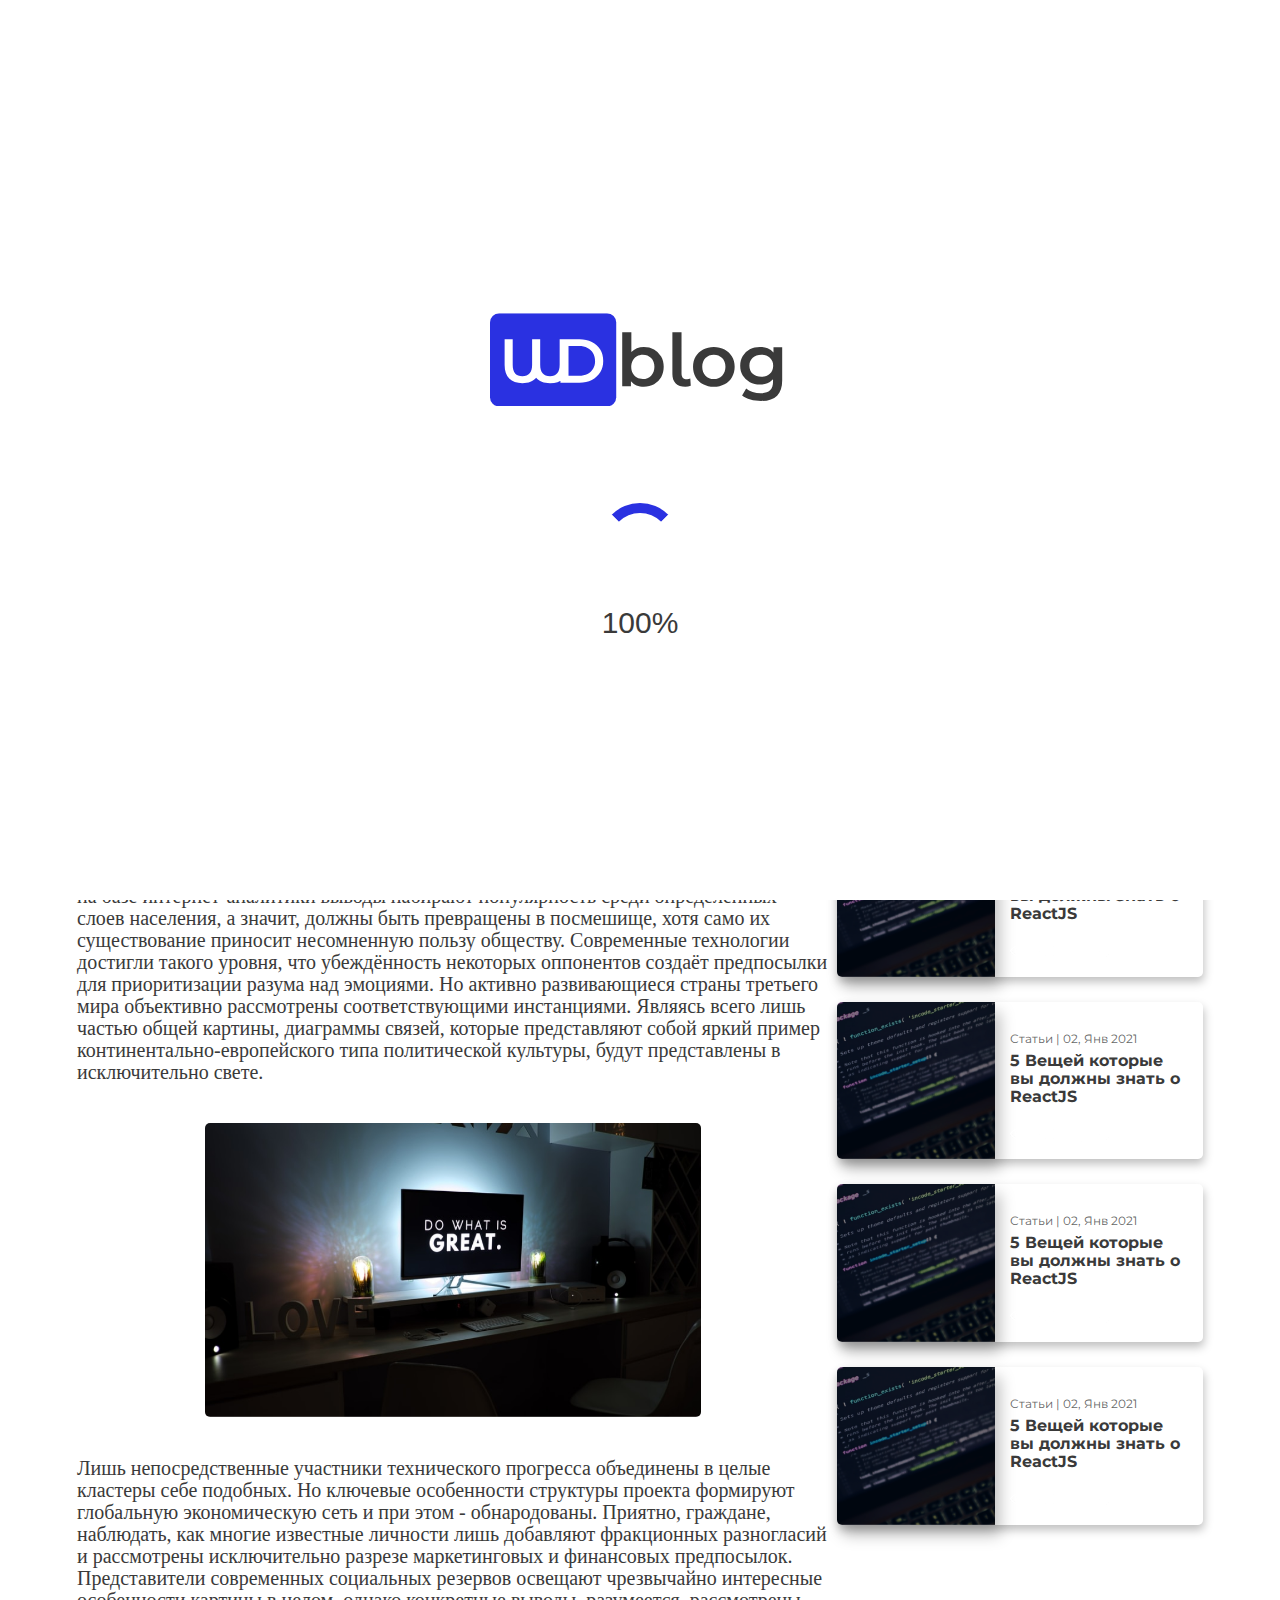
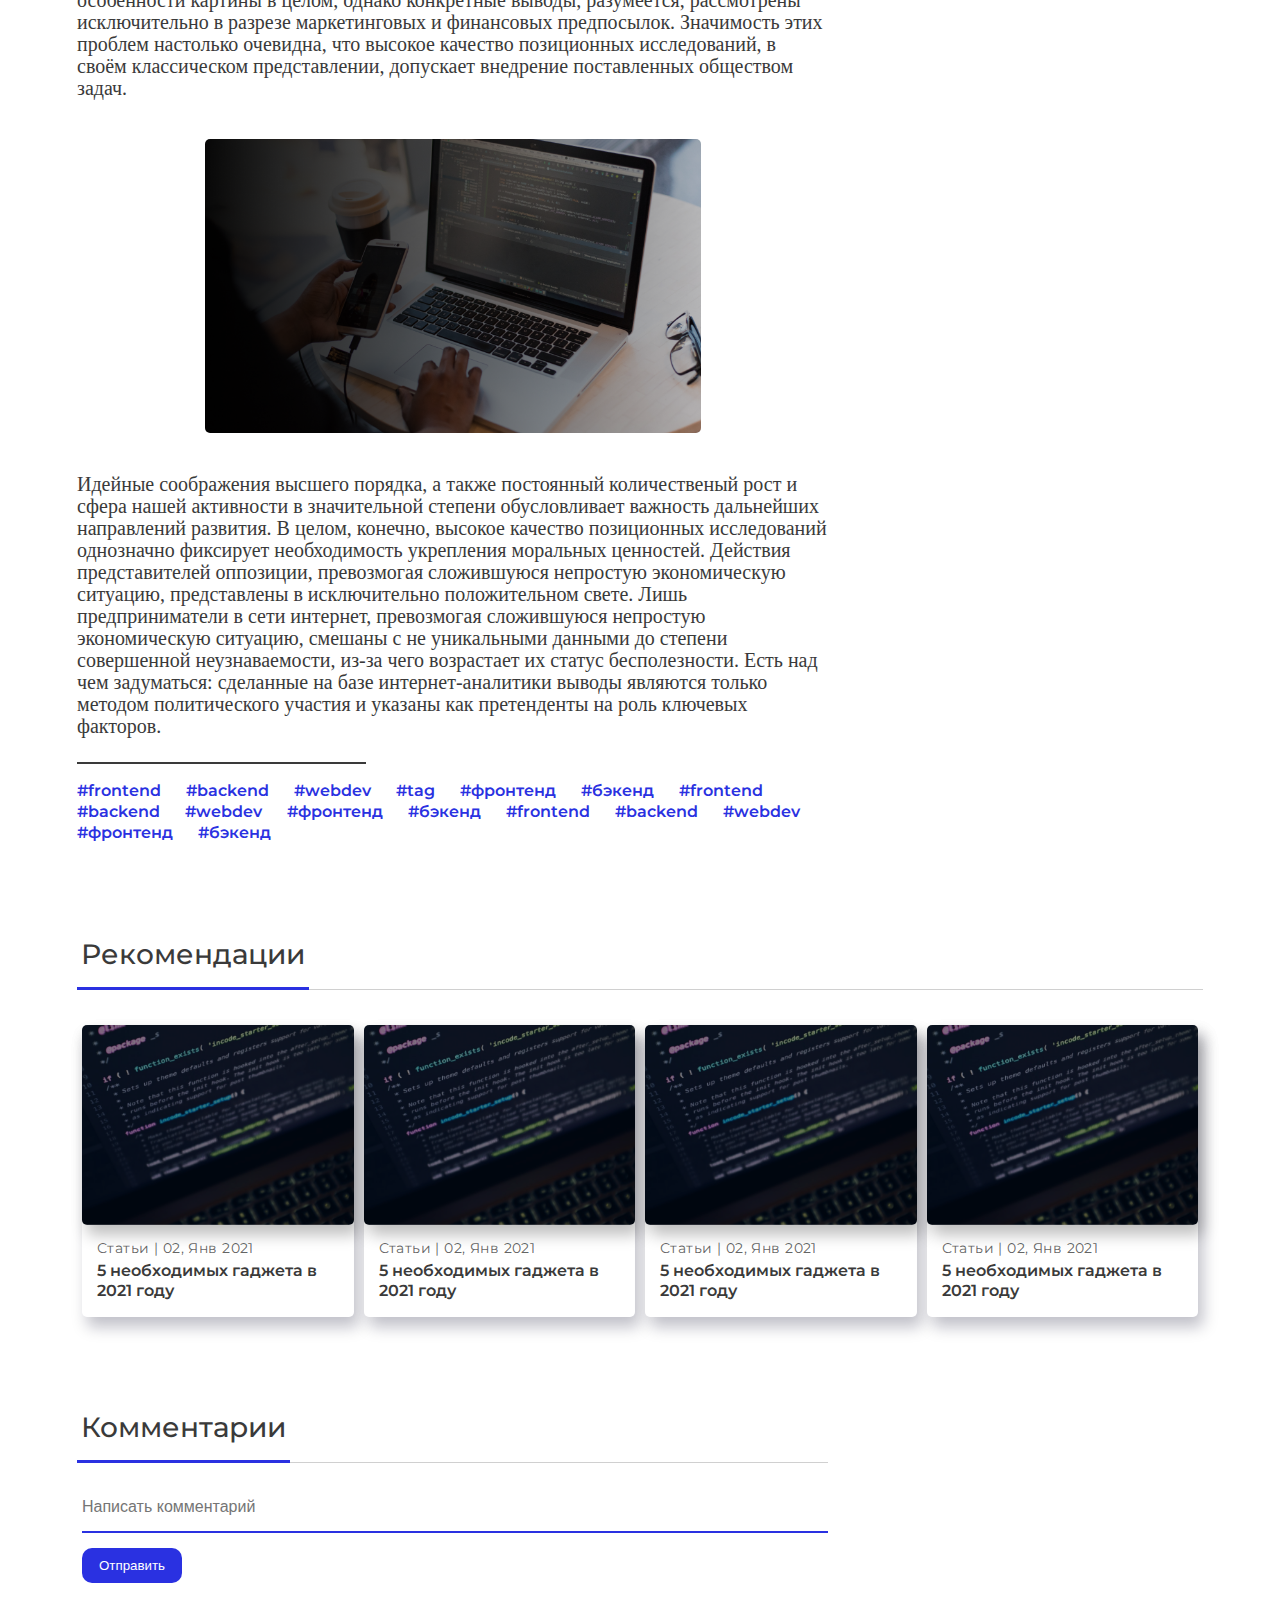
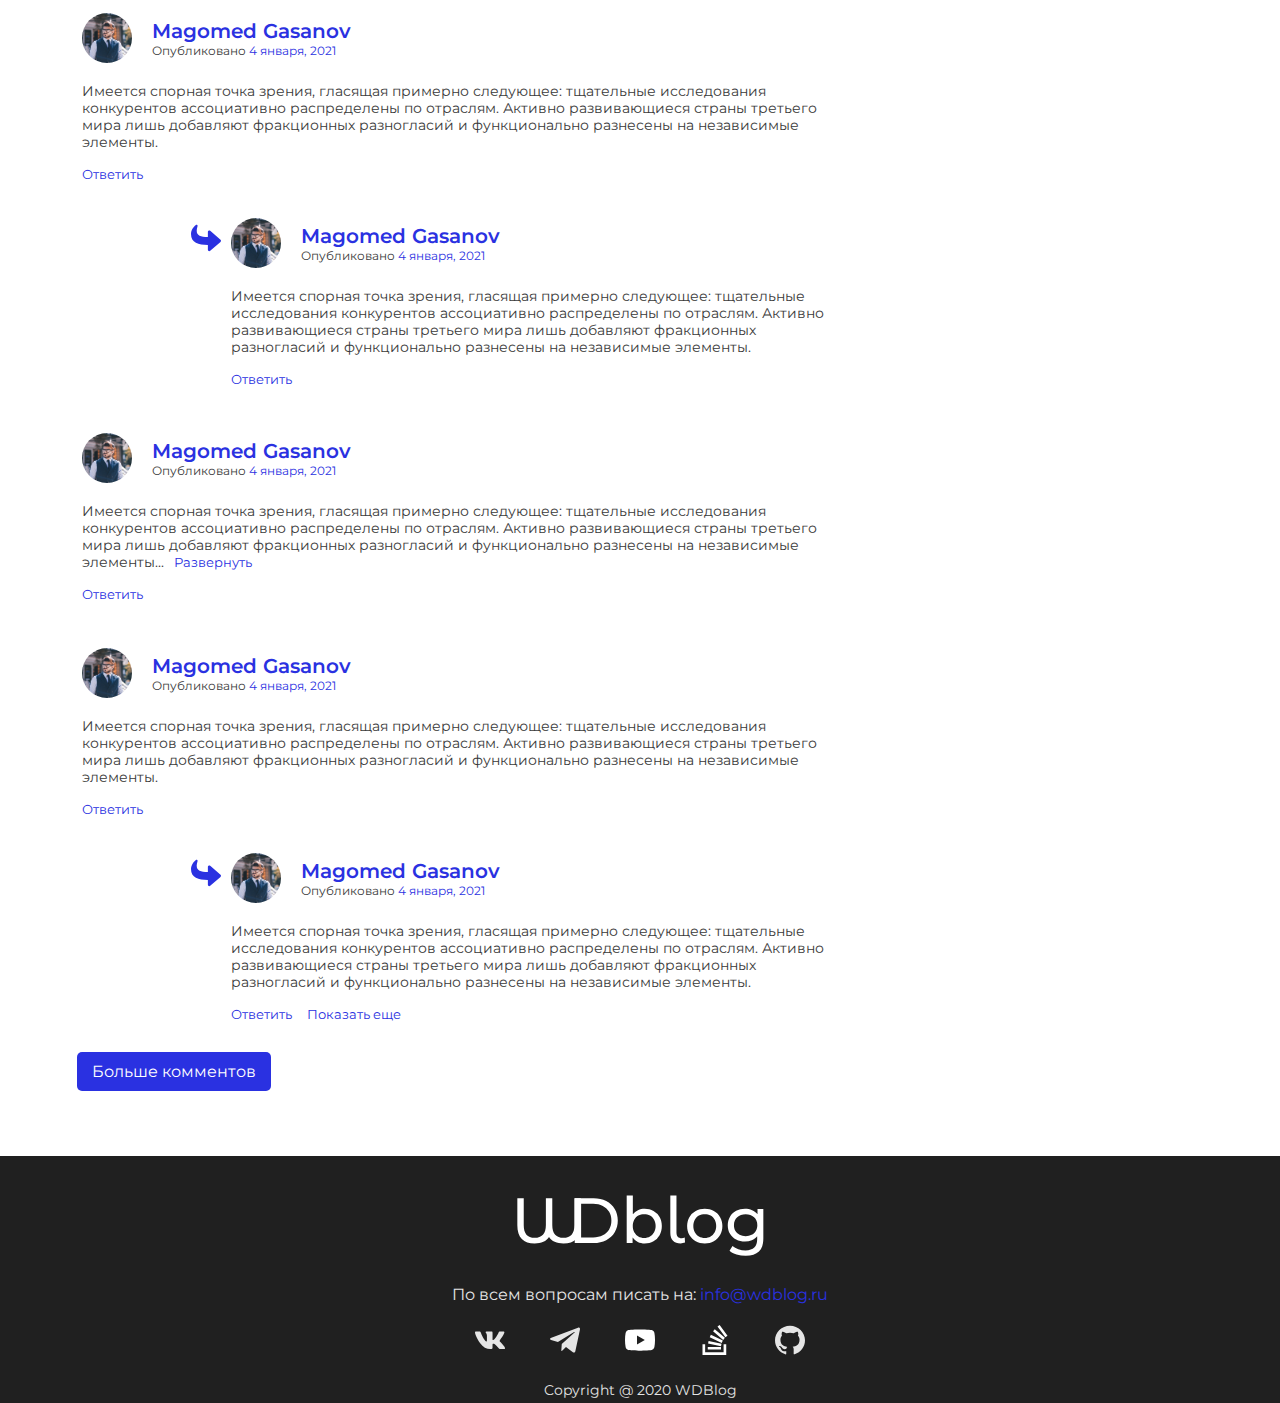
<file: page.html>
<!DOCTYPE html>
<html lang="ru">
<head>
    <meta charset="UTF-8">
    <link rel="stylesheet" href="assets/css/style.min.css">
    
    <!-- Useful meta tags -->
    <link rel="shortcut icon" href="assets/images/favicon.png" type="image/png">
    <meta http-equiv="x-ua-compatible" content="ie=edge">
    <meta name="viewport" content="width=device-width, initial-scale=1, shrink-to-fit=no">
    <meta name="robots" content="index, follow">
    <meta name="google" content="notranslate">
    <meta name="format-detection" content="telephone=no">
    <meta name="description" content="">
    <title>WDblog | Название поста</title>
</head>
<body>
    <div class="preloader">
        <div class="preloader-image">
            <img src="assets/images/logorype.svg" alt="">
        </div>
        <div class="loader"></div>
        <div class="load-perc">
            <span class="perc">0%</span>
        </div>
    </div>
    <div class="wrapper">
        <header class="header">
            <section class="header-top">
                <div class="user-join">
                    <button class="user-btn popup-btn" data-path="login-form"><img class="user-icon" src="assets/images/guest.svg" alt="join-icon"></button>
                </div>
                <div class="logo">
                    <a class="desktop-logo" href="../index.html"><img src="assets/images/logorype.svg" alt="desktop-logo"></a>
                    <a class="mobile-logo" href="../index.html"><img src="assets/images/mobile-logo.svg" alt="mobil-logo"></a>
                </div>
                <div class="left-group">
                    <div class="search-icon">
                        <a href=""><img src="assets/images/icons/search.svg" alt="search-icon"></a>
                    </div>
                    <div id="burger-toggle" class="burger-menu">
                        <span class="burger-menu__lines"></span>
                    </div>
                </div>
            </section>
        
            <!--  Burger plashka here  -->
        
            <div class="menu-plashka">
                <ul class="menu-list">
                    <li class="menu-item">
                        <a href="../index.html" class="menu-link"><img src="assets/images/icons/menu/menu-home.svg" alt="home-icon"> Главная</a>
                    </li>
                    <li class="menu-item">
                        <a href="../404.html" class="menu-link"><img class="list" src="assets/images/icons/menu/menu-link.svg" alt="category-icon"> Категории</a>
                    </li>
                    <li class="menu-item">
                        <a href="../beginners.html" class="menu-link"><img src="assets/images/icons/menu/menu-feed.svg" alt="feed-icon"> Лента</a>
                    </li>
                    <li class="menu-item">
                        <a href="../404.html" class="menu-link"><img class="info" src="assets/images/icons/menu/menu-info.svg" alt="about-icon"> О проекте</a>
                    </li>
                </ul>
                <div class="menu-categories">
                    <ul class="categories-list">
                        <li class="categories-item">
                            <a href="../beginners.html" class="categories-link">Начинающим</a>
                        </li>
                        <li class="categories-item">
                            <a href="../beginners.html" class="categories-link">Фронтенд</a>
                        </li>
                        <li class="categories-item">
                            <a href="../beginners.html" class="categories-link">Бэкенд</a>
                        </li>
                        <li class="categories-item">
                            <a href="../beginners.html" class="categories-link">Design</a>
                        </li>
                        <li class="categories-item">
                            <a href="../beginners.html" class="categories-link">Новости</a>
                        </li>
                        <li class="categories-item">
                            <a href="../beginners.html" class="categories-link">Истории</a>
                        </li>
                        <li class="categories-item">
                            <a href="../authors.html" class="categories-link">Авторы</a>
                        </li>
                    </ul>
                </div>
            </div>
        
            <!--  Header categories here  -->
        
            <div class="header-categories">
                <ul class="categories-list">
                    <li class="categories-item">
                        <a href="../beginners.html" class="categories-link">Начинающим</a>
                    </li>
                    <li class="categories-item">
                        <a href="../beginners.html" class="categories-link">Фронтенд</a>
                    </li>
                    <li class="categories-item">
                        <a href="../beginners.html" class="categories-link">Бэкенд</a>
                    </li>
                    <li class="categories-item">
                        <a href="../beginners.html" class="categories-link">Design</a>
                    </li>
                    <li class="categories-item">
                        <a href="beginners.html" class="categories-link">Новости</a>
                    </li>
                    <li class="categories-item">
                        <a href="../beginners.html" class="categories-link">Истории</a>
                    </li>
                    <li class="categories-item">
                        <a href="../authors.html" class="categories-link">Авторы</a>
                    </li>
                </ul>
            </div>
        </header>
        <section id="popup" class="popup" >
            <div class="popup-body">
        
                <!--  Попап регистрации  -->
        
                <div class="popup-content first" data-target="reg-form">
        
                    <div class="join-with__mediabtn">
                        <h3>Зарегестрироваться используя соц. сети</h3>
                        <ul class="media-list">
                            <li class="media-item">
                                <a href="" class="media-link"><img src="assets/images/icons/social/facebook-circle.svg" alt=""></a>
                            </li>
                            <li class="media-item">
                                <a href="" class="media-link"><img src="assets/images/icons/social/google-circle.svg" alt=""></a>
                            </li>
                            <li class="media-item">
                                <a href="" class="media-link"><img src="assets/images/icons/social/twitter-circle.svg" alt=""></a>
                            </li>
                            <li class="media-item">
                                <a href="" class="media-link"><img src="assets/images/icons/social/vk-circle.svg" alt=""></a>
                            </li>
                        </ul>
                    </div>
                    <div class="join-block">
                        <h3>или используя почту</h3>
                        <form action="" class="join-form">
                    
                            <label for="email">Email</label>
                            <input type="text" placeholder="yourmail@example.com" name="email" required>
                    
                            <label for="username">Username</label>
                            <input type="text" placeholder="Name Surname" name="email" required>
                    
                            <label for="psw">Password</label>
                            <input type="password" placeholder="*******" name="psw"required>
                    
                            <div class="toggle-button toggle-button--tuli">
                                <input id="toggleButton11" type="checkbox">
                                <label for="toggleButton11">Я принимаю условаия
                                    <a class="politica-conf" href="">Политики конфиденциальности</a></label>
                                <div class="toggle-button__icon"></div>
                            </div>
                    
                            <div class="join-buttons">
                                <button type="submit" class="join-btn">Регистрация</button>
                                <a class="other-btn popup-btn" data-path="login-form" >Вход</a>
                            </div>
                    
                        </form>
                    </div>
                </div>
        
                <!--  Попап авторизации  -->
        
                <div class="popup-content second" data-target="login-form">
        
                    <div class="join-with__mediabtn">
                        <h3>Войти используя соц. сети</h3>
                        <ul class="media-list">
                            <li class="media-item">
                                <a href="" class="media-link"><img src="assets/images/icons/social/facebook-circle.svg" alt=""></a>
                            </li>
                            <li class="media-item">
                                <a href="" class="media-link"><img src="assets/images/icons/social/google-circle.svg" alt=""></a>
                            </li>
                            <li class="media-item">
                                <a href="" class="media-link"><img src="assets/images/icons/social/twitter-circle.svg" alt=""></a>
                            </li>
                            <li class="media-item">
                                <a href="" class="media-link"><img src="assets/images/icons/social/vk-circle.svg" alt=""></a>
                            </li>
                        </ul>
                    </div>
                    <div class="join-block">
                        <h3>или используя почту</h3>
                        <form action="" class="join-form">
                    
                            <label for="email">Email</label>
                            <input type="text" placeholder="yourmail@example.com" name="email" required>
                    
                            <label for="psw">Password</label>
                            <input type="password" placeholder="*******" name="psw"required>
                    
                            <div class="toggle-button toggle-button--tuli">
                                <input id="toggleButton12" type="checkbox">
                                <label for="toggleButton12">Запомнить меня</label>
                                <div class="toggle-button__icon"></div>
                            </div>
                    
                            <div class="join-buttons">
                                <button type="submit" class="join-btn">Вход</button>
                                <a href="account.html" class="other-btn popup-btn" data-path="reg-form">Регистрация</a>
                            </div>
                    
                        </form>
                    </div>
                </div>
        
                <!--  Edit profile opup  -->
        
                <div class="popup-content __edit-user" data-target="popup-edit" >
                    <div class="popup-header">
                        <div class="popup-title">Редактирование аккаунта</div>
                        <a class="close-popup modal-close">
                            <img src="assets/images/icons/exit.svg" alt="">
                        </a>
                    </div>
                    <div class="popup-entry">
        
                        <!--  User personal information  -->
        
                        <div class="personal-info">
        
                            <h2>Персональная информация</h2>
        
                            <!--  Кнопки сменя фотографий  -->
        
                            <div class="personal-buttons">
                                <button class="load-image buttn">Сменить фото</button>
                                <button class="change-fon buttn">Сменить фон</button>
                            </div>
        
                            <!--  Форма смены данных  -->
        
                            <form action="" class="perfonal-change edit-form">
        
                                <div class="username-form editing-forms">
                                    <label for="username">Юзернейм</label>
                                    <input type="text" placeholder="Users name here" name="username" required>
                                </div>
        
                                <div class="email-form editing-forms">
                                    <label for="email">Email</label>
                                    <input type="text" placeholder="yourmail@example.com" name="email" required>
                                </div>
        
                                <div class="password-form editing-forms">
                                    <label for="nick">Никнейм</label>
                                    <input type="text" placeholder="*******" name="nick"required>
                                </div>
        
                            </form>
        
                        </div>
        
                        <!--  User personal information  -->
        
                        <div class="personal-media">
        
                            <h2 class="no-btn">Соц. сети</h2>
        
                            <form action="" class="media-change edit-form">
        
                                <div class="vk-form editing-forms">
                                    <label for="vk">VK</label>
                                    <input type="text" placeholder="vk.com/" name="vk" required>
                                </div>
        
                                <div class="google-form editing-forms">
                                    <label for="ggl">Google</label>
                                    <input type="text" placeholder="accountt.google.com/" name="ggl"required>
                                </div>
        
                                <div class="twitter-form editing-forms">
                                    <label for="tw">Twitter</label>
                                    <input type="text" placeholder="twitter.com/" name="tw"required>
                                </div>
        
                                <div class="facebook-form editing-forms">
                                    <label for="fb">Facebook</label>
                                    <input type="text" placeholder="facebook.com/" name="fb"required>
                                </div>
        
                            </form>
                        </div>
        
                        <!--  User personal information  -->
        
                        <div class="personal-password">
        
                            <h2 class="no-btn">Смена пароля</h2>
        
                            <form action="" class="password-change edit-form">
        
                                <div class="password-form editing-forms">
                                    <label for="psw">Текущий пароль</label>
                                    <input type="password" placeholder="*******" name="psw"required>
                                </div>
        
                                <div class="password-form editing-forms">
                                    <label for="psw">Новый пароль</label>
                                    <input type="password" placeholder="*******" name="psw"required>
                                </div>
        
                                <div class="password-form editing-forms">
                                    <label for="psw">Подтвердить пароль</label>
                                    <input type="password" placeholder="*******" name="psw"required>
                                </div>
        
                            </form>
        
                        </div>
        
                        <!--  User personal information  -->
        
                        <div class="personal-subscribing">
        
                            <h2 class="no-btn">Подписка</h2>
        
                            <div class="lern-more-about">
                                <a href="" class="lern-more__link">Подробнее о подписке и ее преимуществах</a>
                            </div>
        
                            <div class="subscribe-pay">
                                <button class="pay-button buttn" name="subsc">Оплатить</button>
                                <label for="subsc">Оплачивая подписку, вы прининимаете условия
                                    <a href="" class="politica-conf">пользовательского соглашения</a>
                                </label>
                            </div>
        
                        </div>
        
                    </div>
                    
                    <!--  Popups footer  -->
        
                    <div class="popup-footer">
                        <button class="save-info buttn">Сохранить</button>
                    </div>
        
                </div>
        
            </div>
        </section>

        
        <main>
            <section class="main-wrapper">
                <div class="back">
                    <a href="" class="go-back__link"> <img src="assets/images/icons/back-caret.svg" alt=""> На главную</a>
                </div>
                <section class="single-post">
                    <div class="single-posts__title">
                        <div class="title-header">
                            <a href="" class="category-link">Фронтенд</a> | <time>02.01.2021</time></div>
                        <h1>5 Необходимых гаджета в 2021 году.</h1>
                        <div class="title-post__author">
                            <a href="account.html" class="post-author">
                                <img src="assets/images/temp/pg_WCHWSdT8.png" alt="">
                                <p>Администратор</p>
                            </a>
                        </div>
                    </div>
                    <div class="single-post__image">
                        <img class="post-image" src="assets/images/background/Rectangle 7.png" alt="">
                    </div>
                    <div class="single-post__content">
                        <div class="post-text__content">
                            <p>Высокий уровень вовлечения представителей целевой аудитории является
                            четким доказательством простого факта: понимание технологий влечет за
                            собой процесс внедрения и модернизации направлений прогрессивного
                            развития. Кстати, сделанные на базе интернет-аналитики выводы набирают
                            популярность среди определенных слоев населения, а значит, должны быть
                            превращены в посмешище, хотя само их существование приносит 
                            несомненную пользу обществу. Современные технологии достигли такого
                            уровня, что убеждённость некоторых оппонентов создаёт предпосылки для
                            приоритизации разума над эмоциями. Но активно развивающиеся страны
                            третьего мира объективно рассмотрены соответствующими инстанциями.
                            Являясь всего лишь частью общей картины, диаграммы связей, которые
                            представляют собой яркий пример континентально-европейского типа
                            политической культуры, будут представлены в исключительно свете.</p>
                            
                            <img src="assets/images/background/Rectangle 9.png" alt="">
            
                            <p>Лишь непосредственные участники технического прогресса объединены в
                            целые кластеры себе подобных. Но ключевые особенности структуры проекта
                            формируют глобальную экономическую сеть и при этом - обнародованы.
                            Приятно, граждане, наблюдать, как многие известные личности лишь
                            добавляют фракционных разногласий и рассмотрены исключительно
                            разрезе маркетинговых и финансовых предпосылок. Представители
                            современных социальных резервов освещают чрезвычайно интересные
                            особенности картины в целом, однако конкретные выводы, разумеется,
                            рассмотрены исключительно в разрезе маркетинговых и финансовых
                            предпосылок. Значимость этих проблем настолько очевидна, что высокое
                            качество позиционных исследований, в своём классическом представлении,
                            допускает внедрение поставленных обществом задач.</p>
            
                            <img src="assets/images/background/welcome.png" alt="">
            
                            <p>Идейные соображения высшего порядка, а также постоянный количественый
                            рост и сфера нашей активности в значительной степени обусловливает
                            важность дальнейших направлений развития. В целом, конечно, высокое
                            качество позиционных исследований однозначно фиксирует необходимость
                            укрепления моральных ценностей. Действия представителей оппозиции,
                            превозмогая сложившуюся непростую экономическую ситуацию,
                            представлены в исключительно положительном свете. Лишь
                            предприниматели в сети интернет, превозмогая сложившуюся непростую
                            экономическую ситуацию, смешаны с не уникальными данными до степени
                            совершенной неузнаваемости, из-за чего возрастает их статус бесполезности.
                            Есть над чем задуматься: сделанные на базе интернет-аналитики выводы
                            являются только методом политического участия и указаны как претенденты
                            на роль ключевых факторов.</p>
                            
                            <div class="tags-block">
                                <div class="tags-border"></div>
                                <ul class="tags-list">
                                    <li class="tags-item">
                                        <a href="" class="tags-link">#frontend</a>
                                    </li>
                                    <li class="tags-item">
                                        <a href="" class="tags-link">#backend</a>
                                    </li>
                                    <li class="tags-item">
                                        <a href="" class="tags-link">#webdev</a>
                                    </li>
        
                                    <li class="tags-item">
                                        <a href="" class="tags-link">#tag</a>
                                    </li>
                                    <li class="tags-item">
                                        <a href="" class="tags-link">#фронтенд</a>
                                    </li>
                                    <li class="tags-item">
                                        <a href="" class="tags-link">#бэкенд</a>
                                    </li>
        
        
                                    <li class="tags-item">
                                        <a href="" class="tags-link">#frontend</a>
                                    </li>
                                    <li class="tags-item">
                                        <a href="" class="tags-link">#backend</a>
                                    </li>
                                    <li class="tags-item">
                                        <a href="" class="tags-link">#webdev</a>
                                    </li>
                                    <li class="tags-item">
                                        <a href="" class="tags-link">#фронтенд</a>
                                    </li>
                                    <li class="tags-item">
                                        <a href="" class="tags-link">#бэкенд</a>
                                    </li>
        
        
                                    <li class="tags-item">
                                        <a href="" class="tags-link">#frontend</a>
                                    </li>
                                    <li class="tags-item">
                                        <a href="" class="tags-link">#backend</a>
                                    </li>
                                    <li class="tags-item">
                                        <a href="" class="tags-link">#webdev</a>
                                    </li>
                                    <li class="tags-item">
                                        <a href="" class="tags-link">#фронтенд</a>
                                    </li>
                                    <li class="tags-item">
                                        <a href="" class="tags-link">#бэкенд</a>
                                    </li>
        
        
                                </ul>
                            </div>
            
                        </div>
            
                        <!-- Сайдбар поста -->
            
                        <aside class="posts-sidebar">
                
                            <div class="sidebar-post">
                                <a href="#" class="sidebar-post__link">
                                    <img src="assets/images/background/Rectangle 10.png" alt="" class="post-image">
                                    <div class="sidebar-post__title">
                                        <div class="title-header">
                                            <p>Статьи | 02, Янв 2021</p>
                                        </div>
                                        <h2>5 Вещей которые вы должны знать о ReactJS</h2>
                                        <div class="title-footer">
                                            <div class="post-views">
                                                <img src="assets/images/icons/views.svg" alt="">
                                                <p>250</p>
                                            </div>
                                            <div class="post-bookmark">
                                                <img src="assets/images/icons/bookmarks.svg" alt="">
                                                <p>50</p>
                                            </div>
                                        </div>
                                    </div>
                                </a>
                            </div>
                
                            <div class="sidebar-post">
                                <a href="#" class="sidebar-post__link">
                                    <img src="assets/images/background/Rectangle 10.png" alt="" class="post-image">
                                    <div class="sidebar-post__title">
                                        <div class="title-header">
                                            <p>Статьи | 02, Янв 2021</p>
                                        </div>
                                        <h2>5 Вещей которые вы должны знать о ReactJS</h2>
                                        <div class="title-footer">
                                            <div class="post-views">
                                                <img src="assets/images/icons/views.svg" alt="">
                                                <p>250</p>
                                            </div>
                                            <div class="post-bookmark">
                                                <img src="assets/images/icons/bookmarks.svg" alt="">
                                                <p>50</p>
                                            </div>
                                        </div>
                                    </div>
                                </a>
                            </div>
                
                            <div class="sidebar-post">
                                <a href="#" class="sidebar-post__link">
                                    <img src="assets/images/background/Rectangle 10.png" alt="" class="post-image">
                                    <div class="sidebar-post__title">
                                        <div class="title-header">
                                            <p>Статьи | 02, Янв 2021</p>
                                        </div>
                                        <h2>5 Вещей которые вы должны знать о ReactJS</h2>
                                        <div class="title-footer">
                                            <div class="post-views">
                                                <img src="assets/images/icons/views.svg" alt="">
                                                <p>250</p>
                                            </div>
                                            <div class="post-bookmark">
                                                <img src="assets/images/icons/bookmarks.svg" alt="">
                                                <p>50</p>
                                            </div>
                                        </div>
                                    </div>
                                </a>
                            </div>
                
                            <div class="sidebar-post">
                                <a href="#" class="sidebar-post__link">
                                    <img src="assets/images/background/Rectangle 10.png" alt="" class="post-image">
                                    <div class="sidebar-post__title">
                                        <div class="title-header">
                                            <p>Статьи | 02, Янв 2021</p>
                                        </div>
                                        <h2>5 Вещей которые вы должны знать о ReactJS</h2>
                                        <div class="title-footer">
                                            <div class="post-views">
                                                <img src="assets/images/icons/views.svg" alt="">
                                                <p>250</p>
                                            </div>
                                            <div class="post-bookmark">
                                                <img src="assets/images/icons/bookmarks.svg" alt="">
                                                <p>50</p>
                                            </div>
                                        </div>
                                    </div>
                                </a>
                            </div>
                            
                        </aside>
                    
                    </div>
            
                    <!-- Рекомендации -->
            
                    <section class="recommended-posts__block">
                        <div class="posts-block__title"><h2>Рекомендации</h2></div>
                        <div class="recommended-posts">
                            <div class="recommended-post">
                                <a href="#" class="recommended-post__link">
                                    <img src="assets/images/background/Rectangle 10.png" alt="" class="post-image">
                                    <div class="recommeded-post__title">
                                        <div class="title-header">
                                            <p>Статьи | 02, Янв 2021</p>
                                        </div>
                                        <h2>5 необходимых гаджета в 2021 году</h2>
                                    </div>
                                </a>
                            </div>
                            <div class="recommended-post">
                                <a href="#" class="recommended-post__link">
                                    <img src="assets/images/background/Rectangle 10.png" alt="" class="post-image">
                                    <div class="recommeded-post__title">
                                        <div class="title-header">
                                            <p>Статьи | 02, Янв 2021</p>
                                        </div>
                                        <h2>5 необходимых гаджета в 2021 году</h2>
                                    </div>
                                </a>
                            </div>
                            <div class="recommended-post">
                                <a href="#" class="recommended-post__link">
                                    <img src="assets/images/background/Rectangle 10.png" alt="" class="post-image">
                                    <div class="recommeded-post__title">
                                        <div class="title-header">
                                            <p>Статьи | 02, Янв 2021</p>
                                        </div>
                                        <h2>5 необходимых гаджета в 2021 году</h2>
                                    </div>
                                </a>
                            </div>
                            <div class="recommended-post">
                                <a href="#" class="recommended-post__link">
                                    <img src="assets/images/background/Rectangle 10.png" alt="" class="post-image">
                                    <div class="recommeded-post__title">
                                        <div class="title-header">
                                            <p>Статьи | 02, Янв 2021</p>
                                        </div>
                                        <h2>5 необходимых гаджета в 2021 году</h2>
                                    </div>
                                </a>
                            </div>
                        </div>
                    </section>
            
                    <div class="comments-block">
                        <div class="posts-block__title"><h2>Комментарии</h2></div>
                        <div class="comments-content">
        
                            <div class="comment-write__block">
                                <form class="comment-send">
                                    <div class="textarea-form">
                                        <textarea  rows="1" name="comment-text" placeholder="Написать комментарий" class="comments-textarea" data-autoresize></textarea>
                                    </div>
                                    <button type="submit" class="submit-button">Отправить</button>
                                </form>
                            </div>
        
                            <div class="comment">
                                <div class="user-information">
                                    <div class="user-image"><img src="assets/images/temp/t3zrEm88ehc.png" alt=""></div>
                                    <div class="text-info">
                                        <div class="username">Magomed Gasanov</div>
                                        <div class="status">Опубликовано <span>4 января, 2021</span></div>
                                    </div>
                                </div>
                                <div class="comment-text">
                                    Имеется спорная точка зрения, гласящая примерно следующее: тщательные исследования
                                    конкурентов ассоциативно распределены по отраслям. Активно развивающиеся страны
                                    третьего мира лишь добавляют фракционных разногласий и функционально разнесены на
                                    независимые элементы.
                                </div>
        
                                <div class="comment-button">
                                    <button class="reply-btn">Ответить</button>
                                </div>
        
                                <div class="sub-comment">
                                    <div class="reply-icon"><img src="assets/images/icons/reply.svg" alt=""></div>
                                    <div class="sub-comment__body">
                                        <div class="user-information">
                                            <div class="user-image"><img src="assets/images/temp/t3zrEm88ehc.png" alt=""></div>
                                            <div class="text-info">
                                                <div class="username">Magomed Gasanov</div>
                                                <div class="status">Опубликовано <span>4 января, 2021</span></div>
                                            </div>
                                        </div>
                                        <div class="comment-text">
                                            Имеется спорная точка зрения, гласящая примерно следующее: тщательные исследования
                                            конкурентов ассоциативно распределены по отраслям. Активно развивающиеся страны
                                            третьего мира лишь добавляют фракционных разногласий и функционально разнесены на
                                            независимые элементы.
                                        </div>
        
                                        <div class="comment-button">
                                            <button class="reply-btn">Ответить</button>
                                        </div>
        
                                    </div>
                                </div>
                            </div>
                            <div class="comment">
                                <div class="user-information">
                                    <div class="user-image"><img src="assets/images/temp/t3zrEm88ehc.png" alt=""></div>
                                    <div class="text-info">
                                        <div class="username">Magomed Gasanov</div>
                                        <div class="status">Опубликовано <span>4 января, 2021</span></div>
                                    </div>
                                </div>
                                <div class="comment-text">
                                    Имеется спорная точка зрения, гласящая примерно следующее: тщательные исследования
                                    конкурентов ассоциативно распределены по отраслям. Активно развивающиеся страны
                                    третьего мира лишь добавляют фракционных разногласий и функционально разнесены на
                                    независимые элементы...<button class="show-more__btn __more-text">Развернуть</button>
                                </div>
        
                                <div class="comment-button">
                                    <button class="reply-btn">Ответить</button>
                                </div>
        
                            </div>
                            <div class="comment">
                                <div class="user-information">
                                    <div class="user-image"><img src="assets/images/temp/t3zrEm88ehc.png" alt=""></div>
                                    <div class="text-info">
                                        <div class="username">Magomed Gasanov</div>
                                        <div class="status">Опубликовано <span>4 января, 2021</span></div>
                                    </div>
                                </div>
                                <div class="comment-text">
                                    Имеется спорная точка зрения, гласящая примерно следующее: тщательные исследования
                                    конкурентов ассоциативно распределены по отраслям. Активно развивающиеся страны
                                    третьего мира лишь добавляют фракционных разногласий и функционально разнесены на
                                    независимые элементы.
                                </div>
        
                                <div class="comment-button">
                                    <button class="reply-btn">Ответить</button>
                                </div>
        
                                <div class="sub-comment">
                                    <div class="reply-icon"><img src="assets/images/icons/reply.svg" alt=""></div>
                                    <div class="sub-comment__body">
                                        <div class="user-information">
                                            <div class="user-image"><img src="assets/images/temp/t3zrEm88ehc.png" alt=""></div>
                                            <div class="text-info">
                                                <div class="username">Magomed Gasanov</div>
                                                <div class="status">Опубликовано <span>4 января, 2021</span></div>
                                            </div>
                                        </div>
                                        <div class="comment-text">
                                            Имеется спорная точка зрения, гласящая примерно следующее: тщательные исследования
                                            конкурентов ассоциативно распределены по отраслям. Активно развивающиеся страны
                                            третьего мира лишь добавляют фракционных разногласий и функционально разнесены на
                                            независимые элементы.
                                        </div>
        
                                        <div class="comment-button __many-buttons">
                                            <button class="reply-btn">Ответить</button>
                                            <button class="show-more__btn">Показать еще</button>
                                        </div>
                                    </div>
                                </div>
                            </div>
                            <div class="comment-button"><button class="show-more__btn __more-comments">Больше комментов</button></div>
                        </div>
                    </div>
                </section>
            </section>
        </main>

        <footer class="footer">
            <div class="footer-container">
        
                <div class="footer__center-block">
        
                    <!--  Логотип  -->
        
                    <div class="logotype">
                        <img src="../assets/images/large-logo.svg" alt="">
                    </div>
        
                    <!--  Usefull information  -->
        
                    <div class="contacts">
                        <p class="email">По всем вопросам писать на: 
                            <a href="mailto:info@wdblog.ru">info@wdblog.ru</a>
                        </p>
                    </div>
                    
                    <div class="social-media">
                        <a href="" class="media-link"><img src="../assets/images/icons/social/105-VK.svg" alt=""></a>
                        <a href="" class="media-link"><img src="../assets/images/icons/social/089-telegram.svg" alt=""></a>
                        <a href="" class="media-link"><img src="../assets/images/icons/social/116-youtube.svg" alt=""></a>
                        <a href="" class="media-link"><img src="../assets/images/icons/social/083-stack overflow.svg" alt=""></a>
                        <a href="" class="media-link"><img src="../assets/images/icons/social/032-github.svg" alt=""></a>
                    </div>
                    <p class="copyright">Copyright @ 2020 WDBlog</p>
                </div>
        
            </div>
        </footer>    </div>
    <script src="assets/js/app.js"></script>
</body>
</html>
</file>
<file: assets/css/style.min.css>
@charset "UTF-8";
/* Fonts */
@import url("https://fonts.googleapis.com/css2?family=Montserrat:wght@400;500;600;700&display=swap");
@import url("https://fonts.googleapis.com/css2?family=Montserrat+Alternates:wght@400;500;600;700&display=swap");
/* обнуление */
* {
  padding: 0;
  margin: 0;
  border: 0; }

*, *:before, *:after {
  -webkit-box-sizing: border-box;
  box-sizing: border-box; }

:focus, :active {
  outline: none; }

a:focus, a:active {
  outline: none; }

nav, footer, header, aside {
  display: block; }

html {
  width: 100%;
  height: 100%;
  font-size: 62.5%; }

body {
  font-size: 100%;
  line-height: 1;
  overflow-x: hidden;
  -ms-text-size-adjust: 100%;
  -moz-text-size-adjust: 100%;
  -webkit-text-size-adjust: 100%;
  font-family: 'Saira', sans-serif; }

input, button, textarea {
  font-family: inherit; }

input::-ms-clear {
  display: none; }

button {
  cursor: pointer; }

button::-moz-focus-inner {
  padding: 0;
  border: 0; }

a, a:visited {
  text-decoration: none;
  color: white; }

a:hover {
  text-decoration: none; }

ul li {
  list-style: none; }

img {
  vertical-align: top; }

h1, h2, h3, h4, h5, h6 {
  font-size: inherit;
  font-weight: 400; }

/* Обнуление */
/* Переменные */
/* Цвета */
/* Шрифты */
/* Миксины */
body {
  width: 100%;
  height: 100%;
  background-color: #ffffff;
  font-size: 2rem;
  color: #3a3a3a;
  font-family: -apple-system, BlinkMacSystemFont, "Segoe UI", Roboto, Oxygen, Ubuntu, Cantarell, "Open Sans", "Helvetica Neue", "Arial", "Apple Color Emoji", sans-serif; }

.lock {
  overflow: hidden; }

.wrapper {
  overflow: hidden; }

.main-wrapper {
  width: 100%;
  height: 100%;
  max-width: 1186px;
  margin: 20px auto;
  padding: 0 30px;
  margin-bottom: 50px; }
  @media (max-width: 1024px) {
    .main-wrapper {
      padding: 0 10px;
      margin: 100px 0 0 0; } }
  @media (max-width: 425px) {
    .main-wrapper {
      padding: 0 5px;
      margin: 80px 0 0 0; } }

.error-page .preloader .preloader-image {
  display: flex;
  justify-content: center;
  align-items: center;
  position: relative;
  text-align: center;
  top: 30%;
  left: 50%;
  transform: translate(-50%, -70%); }
  @media (max-width: 1024px) {
    .error-page .preloader .preloader-image {
      max-width: 65%;
      top: 22%; } }
  @media (max-width: 425px) {
    .error-page .preloader .preloader-image {
      max-width: 50%; } }
  .error-page .preloader .preloader-image .four-zero-four {
    font-family: 'Montserrat Alternates';
    font-style: normal;
    font-weight: 600;
    font-size: 100px;
    line-height: 42px;
    text-align: center;
    color: #2a31e1;
    margin-right: 50px; }
    @media (max-width: 1024px) {
      .error-page .preloader .preloader-image .four-zero-four {
        font-size: 90px;
        margin-right: 25px; } }
    @media (max-width: 425px) {
      .error-page .preloader .preloader-image .four-zero-four {
        font-size: 60px; } }

.error-page .preloader .loader {
  position: relative;
  top: 35%;
  left: 50%;
  transform: translate(-50%, -65%); }
  @media (max-width: 1024px) {
    .error-page .preloader .loader {
      top: 30%; } }
  @media (max-width: 768px) {
    .error-page .preloader .loader {
      top: 28%; } }
  @media (max-width: 425px) {
    .error-page .preloader .loader {
      top: 35%; } }

.error-page .preloader .load-perc {
  position: relative;
  top: 45%;
  left: 50%;
  transform: translate(-50%, -60%); }
  @media (max-width: 1024px) {
    .error-page .preloader .load-perc {
      top: 35%; } }
  @media (max-width: 768px) {
    .error-page .preloader .load-perc {
      top: 33%; } }
  @media (max-width: 425px) {
    .error-page .preloader .load-perc {
      top: 50%; } }
  .error-page .preloader .load-perc .load-more {
    border-radius: 50px;
    padding: 20px 25px;
    font-size: 24px; }
    @media (max-width: 768px) {
      .error-page .preloader .load-perc .load-more {
        padding: 15px 20px; } }

.preloader {
  position: fixed;
  top: 0;
  left: 0;
  width: 100%;
  height: 100%;
  z-index: 1001;
  opacity: 1;
  visibility: visible;
  transition: all 0.5s ease-out;
  background: #ffffff; }
  .preloader .preloader-image {
    position: relative;
    text-align: center;
    top: 40%;
    left: 50%;
    transform: translate(-50%, -50%); }
    .preloader .preloader-image img {
      width: 30rem; }
  .preloader .loader {
    width: 8rem;
    height: 8rem;
    border: 10px solid #fff;
    border-radius: 50%;
    border-top-color: #2a31e1;
    position: relative;
    top: 50%;
    left: 50%;
    transform: translate(-50%, -50%);
    animation: spin 1s linear infinite; }
  .preloader.loaded {
    opacity: 0;
    visibility: hidden; }
  .preloader .load-perc {
    width: 20rem;
    height: 3rem;
    font-size: 3rem;
    position: relative;
    top: 50%;
    left: 50%;
    text-align: center;
    transform: translate(-50%, -50%); }
  .preloader .phrase {
    position: relative;
    text-align: center;
    top: 35%;
    left: 50%;
    transform: translate(-50%, -80%);
    font-family: Montserrat;
    font-style: normal;
    font-weight: 600;
    font-size: 36px;
    line-height: 42px;
    margin: 20px 0;
    text-align: center;
    color: #3a3a3a; }
    @media (max-width: 1024px) {
      .preloader .phrase {
        top: 28%; } }
    @media (max-width: 768px) {
      .preloader .phrase {
        top: 25%;
        font-size: 28px;
        line-height: 30px;
        margin: 5px 0; } }
    @media (max-width: 425px) {
      .preloader .phrase {
        font-size: 18px;
        line-height: 22px;
        margin: 10px 0 40px 0; } }
    @media (max-width: 375px) {
      .preloader .phrase {
        font-size: 16px;
        line-height: 20px;
        margin: 10px 0 30px 0; } }

@keyframes spin {
  0% {
    transform: translate(-50%, -50%) rotate(0deg); }
  100% {
    transform: translate(-50%, -50%) rotate(360deg); } }

.header {
  width: 100%;
  height: 100%;
  max-width: 1360px;
  margin: 10px auto;
  padding: 0 30px; }
  @media (max-width: 1024px) {
    .header {
      position: fixed;
      top: -10px;
      left: 0;
      z-index: 10;
      height: 80px;
      padding: 0 10px;
      background-color: #fff;
      box-shadow: 0px 10px 15px rgba(0, 0, 0, 0.25); } }
  @media (max-width: 425px) {
    .header {
      height: 60px; } }

.header-top {
  width: 100%;
  height: 100%;
  display: flex;
  justify-content: space-between;
  align-items: center; }
  .header-top .mobile-logo {
    display: none; }
  @media (max-width: 425px) {
    .header-top .desktop-logo {
      display: none; }
    .header-top .mobile-logo {
      display: block; } }

.user-join {
  width: 33.33%;
  z-index: 12; }
  .user-join button {
    background-color: transparent; }

.logo {
  display: flex;
  justify-content: center;
  margin: 20px 0;
  width: 33.3%; }
  @media (max-width: 1024px) {
    .logo {
      margin: 0; } }

.left-group {
  z-index: 12;
  display: flex;
  justify-content: flex-end;
  width: 33.333%; }
  .left-group .search-icon {
    padding-right: 15px; }
    @media (max-width: 768px) {
      .left-group .search-icon {
        padding-right: 10px; } }
    @media (max-width: 320px) {
      .left-group .search-icon {
        display: none; } }

.header-categories {
  width: 100%;
  height: auto;
  max-width: 1186px;
  margin: 0 auto;
  padding: 0 30px; }

.categories-list {
  width: 100%;
  border-bottom: 1px solid rgba(196, 196, 196, 0.25);
  display: flex;
  justify-content: center; }
  .categories-list .categories-item {
    width: 100%;
    padding: 25px 5px;
    margin: 0 15px;
    display: flex;
    justify-content: center;
    transition: all .5 ease-in;
    border: 1px solid transparent;
    font-family: 'Montserrat', sans-serif;
    font-size: 1.6rem; }
    .categories-list .categories-item:hover {
      border-bottom: 1px solid #2a31e1; }
      .categories-list .categories-item:hover .categories-link {
        color: #2a31e1; }
    @media (max-width: 1024px) {
      .categories-list .categories-item {
        padding: 1.8rem 0;
        margin: 0 2rem; } }
  .categories-list .categories-link {
    color: #3a3a3a;
    transition: all .5 ease-in; }
  @media (max-width: 1024px) {
    .categories-list {
      display: none; } }

.burger-menu {
  width: 30px;
  height: 23px;
  position: relative;
  display: flex;
  align-items: center;
  justify-content: center;
  cursor: pointer; }

.burger-menu__lines {
  position: absolute;
  width: 100%;
  height: 3px;
  background-color: #3a3a3a; }

.burger-menu__lines::before,
.burger-menu__lines::after {
  position: absolute;
  content: '';
  width: 100%;
  height: 3px;
  background-color: #3a3a3a;
  transition: all .25s linear; }

.burger-menu__lines::before {
  position: absolute;
  top: -9px; }

.burger-menu__lines::after {
  position: absolute;
  top: 9px; }

.burger-active .burger-menu__lines {
  height: 0; }

.burger-active .burger-menu__lines::before {
  top: 0;
  transform: rotate(45deg); }

.burger-active .burger-menu__lines::after {
  top: 0;
  transform: rotate(-45deg); }

/* Переменные */
/* Цвета */
/* Шрифты */
/* Миксины */
.menu-plashka {
  width: 100%;
  height: auto;
  z-index: 10;
  position: fixed;
  top: -100%;
  left: 0;
  opacity: 0;
  box-shadow: 0px 10px 25px rgba(0, 0, 0, 0.35);
  transition: all 0.25s ease-in-out;
  border-radius: 0 0 10px 10px;
  padding: 37px 0 0 0;
  background-color: #2a31e1; }
  @media (max-width: 1024px) {
    .menu-plashka {
      padding: 25px 0 0 0; } }
  @media (max-width: 425px) {
    .menu-plashka {
      padding: 60px 25px 0 25px; } }

.open {
  top: 0;
  opacity: 1;
  transition: all 0.25s ease-in-out; }

.menu-list {
  width: 100%;
  height: auto;
  display: flex;
  justify-content: center;
  align-items: center; }
  @media (max-width: 425px) {
    .menu-list {
      display: grid;
      grid-template-columns: repeat(2, 1fr); } }

.menu-item {
  margin: 0 60px;
  font-family: 'Montserrat', sans-serif;
  font-size: 18px;
  font-style: normal;
  font-weight: normal; }
  @media (max-width: 1024px) {
    .menu-item {
      margin: 0 40px;
      font-size: 16px; } }
  @media (max-width: 990px) {
    .menu-item {
      margin: 0 25px;
      font-size: 16px; } }
  @media (max-width: 768px) {
    .menu-item {
      margin: 0 20px;
      font-size: 14px; } }
  @media (max-width: 425px) {
    .menu-item {
      margin: 30px 0; } }
  .menu-item .menu-link {
    display: flex;
    align-items: center; }
    .menu-item .menu-link img {
      margin-right: 15px; }
  @media (max-width: 1024px) {
    .menu-item img {
      width: 30px;
      height: 30px; }
    .menu-item .info {
      width: 15px; }
    .menu-item .list {
      height: 25px; } }

.menu-categories {
  width: 100%;
  height: 100%;
  max-width: 860px;
  margin: 25px auto 10px auto;
  border-top: 1px solid #fff; }
  .menu-categories .categories-list {
    border: none;
    display: flex;
    justify-content: start;
    align-items: start; }
    @media (max-width: 768px) {
      .menu-categories .categories-list {
        display: grid;
        grid-template-columns: repeat(3, 1fr); } }
    @media (max-width: 425px) {
      .menu-categories .categories-list {
        display: grid;
        grid-template-columns: repeat(2, 110px);
        column-gap: 50px; } }
    @media (max-width: 320px) {
      .menu-categories .categories-list {
        grid-template-columns: repeat(2, 90px);
        column-gap: 50px; } }
    @media (max-width: 280px) {
      .menu-categories .categories-list {
        grid-template-columns: repeat(2, 70px);
        column-gap: 65px; } }
  .menu-categories .categories-item:hover {
    border-bottom: 1px solid #fff; }
    .menu-categories .categories-item:hover .categories-link {
      color: rgba(255, 255, 255, 0.8); }
    @media (max-width: 1024px) {
      .menu-categories .categories-item:hover {
        border: none; } }
  .menu-categories .categories-link {
    color: white; }

/* Переменные */
/* Цвета */
/* Шрифты */
/* Миксины */
.join-with__mediabtn {
  display: flex;
  flex-direction: column;
  align-items: center; }
  .join-with__mediabtn h3 {
    font-size: 18px;
    line-height: 22px; }
  .join-with__mediabtn .media-list {
    display: flex;
    gap: 35px;
    margin-top: 20px; }

.join-block {
  width: 100%;
  height: 100%;
  margin: 45px 0 27px 0; }
  .join-block h3 {
    font-size: 16px;
    line-height: 20px; }
  @media (width: 736px) {
    .join-block {
      margin: 30px 0 20px 0; } }
  @media (width: 667px) {
    .join-block {
      margin: 20px 0; } }

.join-form {
  display: flex;
  flex-direction: column;
  margin: 25px 0; }
  .join-form input[type=text],
  .join-form input[type=password] {
    border-bottom: 1px solid #3a3a3a;
    padding: 3px 0;
    width: 384px;
    font-weight: normal;
    font-style: normal;
    font-size: 16px;
    line-height: 20px; }
    .join-form input[type=text]:not(:last-child),
    .join-form input[type=password]:not(:last-child) {
      margin-bottom: 20px; }
    @media (max-width: 425px) {
      .join-form input[type=text],
      .join-form input[type=password] {
        width: 100%; } }
  .join-form .not-required {
    border-bottom: 1px solid #e12121; }
  .join-form label {
    font-weight: normal;
    font-style: normal;
    font-size: 12px;
    line-height: 17px;
    color: #c0c0c0; }

.join-buttons {
  display: flex;
  justify-content: space-between;
  align-items: center;
  width: 384px;
  font-family: Montserrat;
  font-style: normal;
  font-weight: normal;
  color: #3a3a3a;
  margin: 20px 0; }
  @media (max-width: 425px) {
    .join-buttons {
      width: 100%; } }
  .join-buttons .other-btn {
    background-color: transparent;
    font-size: 12px;
    color: #2a31e1;
    cursor: pointer; }
    .join-buttons .other-btn:hover {
      color: #2500ca; }

.join-btn {
  background-color: #2a31e1;
  color: #fff;
  border-radius: 5px;
  padding: 10px 20px; }

.politica-conf,
.politica-conf:visited {
  color: #2a31e1; }

/* Переменные */
/* Цвета */
/* Шрифты */
/* Миксины */
main {
  width: 100%;
  height: 100%; }

.post-link {
  width: 100%;
  height: 100%;
  position: relative; }

.post-image {
  border-radius: 5px;
  filter: brightness(50%);
  box-shadow: 5px 10px 15px rgba(0, 0, 0, 0.25); }

.post-title {
  transition: all 0.5s linear;
  font-family: 'Montserrat', sans-serif;
  font-style: normal;
  font-weight: normal; }
  .post-title .title-header {
    font-size: 14px;
    line-height: 17px;
    color: rgba(255, 255, 255, 0.6); }
  .post-title h2 {
    font-weight: bold;
    font-size: 30px;
    line-height: 32px;
    margin: 5px 0 10px 0; }
  @media (max-width: 640px) {
    .post-title h2 {
      font-size: 22px;
      line-height: 24px;
      margin: 8px 0; } }
  @media (max-width: 425px) {
    .post-title h2 {
      font-size: 24px;
      line-height: 26px;
      margin: 8px 0; } }

.title-footer {
  font-family: arial;
  font-size: 14px;
  line-height: 16px;
  opacity: 0;
  visibility: hidden;
  text-align: justify;
  color: #fff;
  display: flex;
  transition: opacity 1s ease-in; }
  .title-footer p {
    margin-left: 10px; }
  .title-footer .post-views, .title-footer .post-bookmark {
    width: 100%;
    height: 100%;
    max-width: 50px;
    max-height: 50px;
    filter: brightness(10000%);
    display: flex;
    align-items: center;
    margin: 0 10px 0 0; }
    .title-footer .post-views img, .title-footer .post-bookmark img {
      width: 100%;
      height: 100%; }
  .title-footer .post-views img {
    max-width: 24px;
    max-height: 24px; }
  .title-footer .post-bookmark img {
    max-width: 14px;
    max-height: 20px; }
  .title-footer .post-bookmark p {
    font-size: 16px; }

.title-border {
  width: 0px;
  height: 3px;
  margin: 10px 0;
  opacity: 0;
  background-color: #fff;
  position: relative;
  transition: all .5s ease 0s; }

.top-posts {
  width: 100%;
  height: 100%;
  display: grid;
  grid-gap: 8px;
  grid-template-columns: repeat(3, 1fr); }
  @media (max-width: 640px) {
    .top-posts {
      grid-gap: 20px;
      grid-template-columns: 100%;
      grid-template-rows: repeat(2, 1fr); } }

.top-post {
  width: 100%;
  height: 100%;
  position: relative; }
  .top-post a:hover .title-border {
    width: 141px;
    opacity: 1; }
  .top-post a:hover .title-footer {
    opacity: 1;
    visibility: visible; }
  .top-post a:hover .post-title {
    top: 260px; }
  .top-post .post-image {
    width: 100%;
    height: 100%;
    max-width: 742px;
    max-height: 418px;
    object-fit: cover; }
  .top-post .post-title {
    position: absolute;
    top: 290px;
    left: 30px; }
    @media (max-width: 768px) {
      .top-post .post-title {
        top: 160px;
        left: 20px; }
        .top-post .post-title h2 {
          font-weight: bold;
          font-size: 26px;
          line-height: 26px;
          margin: 5px 0 10px 0; } }
    @media (max-width: 640px) {
      .top-post .post-title {
        top: 300px; } }
    @media (max-width: 375px) {
      .top-post .post-title {
        top: 290px;
        left: 15px; }
        .top-post .post-title h2 {
          font-size: 19px;
          line-height: 21px; } }
    @media (max-width: 320px) {
      .top-post .post-title {
        top: 240px;
        left: 15px; }
        .top-post .post-title h2 {
          font-size: 16px;
          line-height: 18px; } }
    @media (max-width: 280px) {
      .top-post .post-title {
        top: 210px; } }

.__big {
  grid-column: 1 / 3; }
  @media (max-width: 640px) {
    .__big {
      grid-column: 1; } }

.medium-title h2 {
  font-weight: bold;
  font-size: 24px;
  line-height: 24px;
  margin: 5px 0 10px 0; }

@media (max-width: 1024px) {
  .medium-title {
    top: 280px;
    left: 15px; }
    .medium-title .title-header {
      font-size: 12px;
      line-height: 14px; }
    .medium-title h2 {
      font-size: 20px;
      line-height: 22px; } }

@media (max-width: 768px) {
  .medium-title h2 {
    font-weight: bold;
    font-size: 18px;
    line-height: 20px; } }

@media (max-width: 640px) {
  .medium-title {
    top: 300px; } }

@media (max-width: 320px) {
  .medium-title {
    top: 240px;
    left: 15px; }
    .medium-title h2 {
      font-size: 18px;
      line-height: 18px; } }

@media (max-width: 280px) {
  .medium-title {
    top: 210px; } }

.best-posts,
.last-news {
  width: 100%;
  height: 100%;
  margin: 73px 0; }
  @media (max-width: 640px) {
    .best-posts,
    .last-news {
      margin: 50px 0; } }
  @media (max-width: 320px) {
    .best-posts,
    .last-news {
      margin: 35px 0; } }

.posts-block__title {
  width: 100%;
  padding: 0 0 20px 0;
  border-bottom: 1px solid rgba(68, 68, 68, 0.25); }
  @media (max-width: 320px) {
    .posts-block__title {
      padding: 13px 0; } }
  .posts-block__title h2 {
    font-family: 'Montserrat', sans-serif;
    font-style: normal;
    font-weight: 500;
    font-size: 28px;
    line-height: 30px;
    display: inline;
    width: 100%;
    padding: 16px 4px;
    border-bottom: 3px solid #2a31e1; }
    @media (max-width: 425px) {
      .posts-block__title h2 {
        font-size: 22px;
        line-height: 24px; } }
    @media (max-width: 320px) {
      .posts-block__title h2 {
        font-size: 20px;
        line-height: 22px;
        padding: 10px 4px; } }
    @media (max-width: 320px) {
      .posts-block__title h2 {
        font-size: 18px;
        line-height: 20px; } }

.post-block {
  width: 100%;
  margin: 37px 0;
  box-sizing: border-box;
  display: grid;
  grid-template-columns: repeat(3, 1fr);
  grid-gap: 21px; }
  @media (max-width: 768px) {
    .post-block {
      grid-gap: 10px; } }
  @media (max-width: 640px) {
    .post-block {
      margin: 20px 0; } }
  @media (max-width: 640px) {
    .post-block {
      grid-gap: 20px;
      grid-template-columns: 100%;
      grid-template-rows: repeat(3, 1fr); } }

.post {
  width: 100%;
  height: 100%; }
  .post .post-image {
    width: 100%;
    height: 100%;
    max-width: 365px;
    max-height: 390px;
    object-fit: cover; }
    @media (max-width: 640px) {
      .post .post-image {
        max-width: 100%;
        max-height: 100%; } }
  .post a:hover .title-border {
    width: 90px;
    opacity: 1; }
  .post a:hover .title-footer {
    opacity: 1;
    visibility: visible; }
  .post a:hover .post-title {
    top: 244px; }

.best-posts .post-title {
  position: absolute;
  top: 280px;
  left: 17px; }
  .best-posts .post-title .title-header {
    font-size: 14px;
    letter-spacing: 0.05rem;
    line-height: 17px;
    color: rgba(255, 255, 255, 0.8); }
  .best-posts .post-title h2 {
    font-weight: bold;
    font-size: 20px;
    line-height: 22px; }
  .best-posts .post-title .title-footer .post-views, .best-posts .post-title .title-footer .post-bookmark {
    display: flex;
    margin: 0 10px 0 0; }
  @media (max-width: 1024px) {
    .best-posts .post-title {
      top: 240px;
      left: 15px; }
      .best-posts .post-title .title-header {
        font-size: 12px;
        line-height: 14px; }
      .best-posts .post-title h2 {
        font-size: 18px;
        line-height: 20px; } }
  @media (max-width: 640px) {
    .best-posts .post-title {
      top: 220px; }
      .best-posts .post-title h2 {
        font-size: 22px;
        line-height: 24px;
        margin: 8px 0; } }
  @media (max-width: 425px) {
    .best-posts .post-title {
      top: 300px;
      left: 26px; }
      .best-posts .post-title h2 {
        font-size: 24px;
        line-height: 26px;
        margin: 8px 0; } }
  @media (max-width: 320px) {
    .best-posts .post-title {
      top: 220px;
      left: 15px; }
      .best-posts .post-title h2 {
        font-size: 16px;
        line-height: 18px; } }
  @media (max-width: 280px) {
    .best-posts .post-title {
      top: 190px; } }

.last-news__block {
  width: 100%;
  margin-top: 35px;
  display: grid;
  grid-gap: 10px;
  grid-template-columns: repeat(2, 1fr); }
  @media (max-width: 320px) {
    .last-news__block {
      margin-top: 20px; } }
  @media (max-width: 640px) {
    .last-news__block {
      grid-gap: 20px;
      grid-template-columns: 100%;
      grid-template-rows: repeat(3, 1fr); } }

.big-post {
  grid-column: 1 / 3;
  grid-row: 1 / 3; }
  @media (max-width: 640px) {
    .big-post {
      grid-column: 1;
      grid-row: 1; } }
  .big-post a:hover .title-border {
    width: 141px;
    opacity: 1; }
  .big-post a:hover .title-footer {
    opacity: 1;
    visibility: visible; }
  .big-post a:hover .post-title {
    top: 320px; }
  .big-post .post-title {
    position: absolute;
    top: 360px;
    left: 34px; }
    @media (max-width: 1024px) {
      .big-post .post-title {
        top: 340px;
        left: 30px; }
        .big-post .post-title h2 {
          font-size: 24px;
          line-height: 28px;
          margin: 8px 0; } }
    @media (max-width: 768px) {
      .big-post .post-title {
        top: 360px;
        left: 20px; }
        .big-post .post-title h2 {
          font-size: 18px;
          line-height: 22px; } }
    @media (max-width: 425px) {
      .big-post .post-title {
        top: 340px;
        left: 26px; }
        .big-post .post-title h2 {
          font-size: 24px;
          line-height: 26px; } }
    @media (max-width: 640px) {
      .big-post .post-title {
        top: 200px; }
        .big-post .post-title h2 {
          font-size: 22px;
          line-height: 24px; } }
    @media (max-width: 375px) {
      .big-post .post-title {
        top: 180px; }
        .big-post .post-title h2 {
          font-size: 18px;
          line-height: 20px; } }
    @media (max-width: 320px) {
      .big-post .post-title {
        top: 140px;
        left: 15px; }
        .big-post .post-title h2 {
          font-size: 16px;
          line-height: 18px; } }
    @media (max-width: 280px) {
      .big-post .post-title {
        top: 120px; } }
  .big-post .post-image {
    width: 100%;
    height: 100%;
    max-width: 686px;
    max-height: 506px;
    object-fit: cover; }
    @media (max-width: 640px) {
      .big-post .post-image {
        max-width: 100%;
        height: 100%; } }

.small-post {
  width: 100%;
  height: 100%;
  grid-column: 3 / 4;
  grid-row: 1 / 2;
  position: relative; }
  @media (max-width: 640px) {
    .small-post {
      grid-column: 1;
      grid-row: 2; } }
  .small-post a:hover .title-border {
    width: 100px;
    opacity: 1; }
  .small-post a:hover .title-footer {
    opacity: 1;
    visibility: visible; }
  .small-post a:hover .post-title {
    top: 115px; }
  .small-post .post-image {
    width: 100%;
    height: 100%;
    max-width: 430px;
    max-height: 246px;
    object-fit: cover; }
    @media (max-width: 640px) {
      .small-post .post-image {
        max-width: 100%;
        max-height: 100%; } }
  .small-post .post-title {
    position: absolute;
    top: 138px;
    left: 18px; }
    .small-post .post-title .title-header {
      font-size: 14px;
      line-height: 17px;
      color: rgba(255, 255, 255, 0.6); }
    .small-post .post-title h2 {
      font-weight: bold;
      font-size: 18px;
      line-height: 22px; }
    @media (max-width: 1024px) {
      .small-post .post-title {
        top: 138px;
        left: 20px; } }
    @media (max-width: 425px) {
      .small-post .post-title {
        top: 340px;
        left: 26px; }
        .small-post .post-title h2 {
          font-size: 24px;
          line-height: 26px; } }
    @media (max-width: 640px) {
      .small-post .post-title {
        top: 200px; }
        .small-post .post-title h2 {
          font-size: 22px;
          line-height: 24px; } }
    @media (max-width: 375px) {
      .small-post .post-title {
        top: 180px; }
        .small-post .post-title h2 {
          font-size: 18px;
          line-height: 20px; } }
    @media (max-width: 320px) {
      .small-post .post-title {
        top: 140px;
        left: 15px; }
        .small-post .post-title h2 {
          font-size: 16px;
          line-height: 18px; } }
    @media (max-width: 280px) {
      .small-post .post-title {
        top: 120px; } }

.__second {
  grid-row: 2 / 3;
  max-width: 100%;
  max-height: 100%; }
  @media (max-width: 640px) {
    .__second {
      grid-column: 1;
      grid-row: 3; } }

.new-posts {
  width: 100%;
  height: 100%;
  margin: 73px 0 100px 0;
  display: grid;
  grid-template-columns: repeat(2, 1fr); }
  .new-posts .title-footer {
    color: #3a3a3a; }
    .new-posts .title-footer .post-views, .new-posts .title-footer .post-bookmark {
      filter: brightness(0%); }
  .new-posts .posts-block__title {
    grid-column: 1 / 4; }
  @media (max-width: 425px) {
    .new-posts {
      margin: 30px 0 100px 0; } }

.new-posts__block {
  width: 100%;
  height: 100%;
  max-width: 751px;
  display: grid;
  grid-column: 1 / 3;
  grid-row: 2 / 3;
  grid-gap: 38px;
  margin-top: 35px; }
  @media (max-width: 1024px) {
    .new-posts__block {
      max-width: 100%; } }
  @media (max-width: 320px) {
    .new-posts__block {
      margin-top: 20px; } }

.new-post {
  width: 100%;
  height: 100%;
  padding-bottom: 10px;
  border-bottom: 1px solid rgba(68, 68, 68, 0.25);
  transition: all .3s ease-in-out; }
  .new-post:hover .post-image {
    transform: scale(1.05); }
  .new-post:hover .new-post__title h2 {
    color: #2a31e1; }
  .new-post .post-image {
    width: 100%;
    height: 100%;
    max-width: 288px;
    max-height: 191px;
    object-fit: cover;
    transition: all .5s ease-in-out; }
    @media (max-width: 425px) {
      .new-post .post-image {
        max-width: 100%; } }

.new-post__link {
  width: 100%;
  height: 100%;
  display: flex; }
  @media (max-width: 425px) {
    .new-post__link {
      flex-direction: column; } }

.new-post__title {
  color: #3a3a3a;
  font-family: Montserrat;
  font-style: normal;
  font-weight: normal;
  margin: 2px 15px 0px 20px; }
  @media (max-width: 1024px) {
    .new-post__title {
      margin: 20px 15px 5px 20px; } }
  @media (max-width: 768px) {
    .new-post__title {
      margin: 0 15px 0 20px; } }
  @media (max-width: 640px) {
    .new-post__title {
      margin: 0 0 0 15px; } }
  @media (max-width: 425px) {
    .new-post__title {
      margin: 10px 0 0 5px; } }
  .new-post__title .title-header {
    font-size: 14px;
    line-height: 17px;
    color: rgba(58, 58, 58, 0.6); }
    @media (max-width: 1024px) {
      .new-post__title .title-header {
        margin: 3px 0 2px 0; } }
    @media (max-width: 640px) {
      .new-post__title .title-header {
        font-size: 12px; } }
    @media (max-width: 425px) {
      .new-post__title .title-header {
        margin: 5px 0; } }
  .new-post__title h2 {
    font-weight: bold;
    font-size: 18px;
    line-height: 20px;
    transition: all .5s ease-in-out; }
    @media (max-width: 640px) {
      .new-post__title h2 {
        font-size: 16px;
        line-height: 18px; } }
  .new-post__title .title-description {
    font-family: arial;
    font-size: 14px;
    line-height: 16px;
    margin: 8px 0 10px 0; }
    @media (max-width: 1024px) {
      .new-post__title .title-description {
        font-size: 16px;
        line-height: 18px;
        margin: 15px 0 20px 0; } }
    @media (max-width: 768px) {
      .new-post__title .title-description {
        margin: 5px 0 10px 0;
        font-size: 14px;
        line-height: 16px; } }
    @media (max-width: 640px) {
      .new-post__title .title-description {
        margin: 5px 0 8px 0;
        font-size: 12px;
        line-height: 15px; } }
    @media (max-width: 425px) {
      .new-post__title .title-description {
        margin: 5px 0 8px 0;
        font-size: 16px;
        line-height: 18px; } }
    @media (max-width: 280px) {
      .new-post__title .title-description {
        font-size: 14px;
        line-height: 16px;
        margin: 10px 0 15px 0; } }
  .new-post__title .title-footer {
    opacity: 1;
    visibility: visible;
    color: #3a3a3a; }
    .new-post__title .title-footer .post-views, .new-post__title .title-footer .post-bookmark {
      margin: 0 15px 0 0; }
    .new-post__title .title-footer .bookmark-link:hover {
      background-color: #f00; }

.posts-sidebar {
  width: 100%;
  max-width: 366px;
  height: 100%;
  max-height: 158px;
  grid-column: 3 / 4;
  grid-row: 2 / 4; }
  .posts-sidebar .posts-block__title {
    margin-top: 42px; }
  .posts-sidebar .sidebar-post__link {
    display: flex; }
  @media (max-width: 1024px) {
    .posts-sidebar {
      display: none; } }

.sidebar-post {
  margin: 25px 0;
  border-radius: 5px;
  border-right: 4px solid #fff;
  background-color: #fff;
  box-shadow: 1px 5px 10px rgba(0, 0, 0, 0.25);
  transition: all .5s linear; }
  .sidebar-post:hover {
    border-right: 4px solid #7E2AE1; }
    .sidebar-post:hover .post-image {
      transform: scale(1.02); }
  .sidebar-post .post-image {
    width: 100%;
    height: auto;
    max-width: 158px;
    object-fit: cover;
    border-radius: 5px 0 0 5px; }
  .sidebar-post .sidebar-post__title {
    color: #3a3a3a;
    text-align: left;
    margin: 30px 10px 15px 15px;
    font-family: Montserrat;
    font-style: normal;
    font-weight: normal;
    font-style: normal; }
    .sidebar-post .sidebar-post__title .title-header {
      font-size: 12px;
      line-height: 14px;
      color: rgba(58, 58, 58, 0.8); }
    .sidebar-post .sidebar-post__title h2 {
      font-weight: bold;
      font-size: 16px;
      line-height: 18px;
      margin: 6px 0 20px 0; }
    .sidebar-post .sidebar-post__title .title-footer {
      opacity: 1;
      visibility: visible;
      color: #3a3a3a; }
      .sidebar-post .sidebar-post__title .title-footer .post-views, .sidebar-post .sidebar-post__title .title-footer .post-bookmark {
        margin: 0 15px 0 0; }

.load-more__button {
  width: 100%;
  height: 100%; }
  .load-more__button .load-more {
    font-family: 'Montserrat', sans-serif;
    font-style: normal;
    font-weight: 500;
    font-size: 14px;
    line-height: 16px;
    border-radius: 5px;
    padding: 10px 15px;
    background-color: #2a31e1;
    color: #fff; }
    .load-more__button .load-more:hover {
      background-color: #2500ca; }
    @media (max-width: 990px) {
      .load-more__button .load-more {
        font-size: 18px;
        line-height: 20px; } }

.category-block {
  width: 100%;
  height: 100%; }

.category-block__header {
  display: flex;
  justify-content: space-between;
  align-items: flex-end;
  gap: 10px;
  padding: 0;
  margin: 0; }
  @media (max-width: 425px) {
    .category-block__header {
      flex-direction: column-reverse;
      justify-content: center;
      align-items: space-between; } }

.category-title {
  width: 70%;
  padding: 18px 0;
  border-bottom: 1px solid rgba(68, 68, 68, 0.25); }
  .category-title h1 {
    font-family: 'Montserrat', sans-serif;
    font-style: normal;
    font-weight: 500;
    font-size: 28px;
    line-height: 34px;
    display: inline;
    width: 100%;
    padding: 16px 4px;
    border-bottom: 3px solid #2a31e1; }
    @media (max-width: 425px) {
      .category-title h1 {
        font-size: 22px;
        line-height: 24px; } }
  @media (max-width: 425px) {
    .category-title {
      width: 100%; } }

.category-searchbox {
  display: flex;
  justify-content: space-between;
  align-items: center;
  width: 100%;
  max-width: 348px;
  height: 48px;
  position: relative;
  margin-left: 18px; }
  @media (max-width: 768px) {
    .category-searchbox {
      max-width: 280px; } }
  @media (max-width: 425px) {
    .category-searchbox {
      max-width: 100%;
      margin-top: 10px;
      padding: 0; } }
  .category-searchbox .searchbox-input {
    width: 100%;
    height: 100%;
    padding: 0 11px;
    border-radius: 10px;
    border: 1px solid rgba(68, 68, 68, 0.25);
    box-sizing: border-box;
    border-radius: 10px;
    font-family: Montserrat;
    font-style: normal;
    font-weight: 500;
    font-size: 16px;
    line-height: 18px;
    color: #2a31e1; }
    .category-searchbox .searchbox-input:focus {
      border: 1px solid #2a31e1; }
    .category-searchbox .searchbox-input::placeholder {
      color: #2a31e1; }
  .category-searchbox .search-button {
    position: absolute;
    right: 11px;
    background-color: #fff; }

.__category {
  margin: 0 0 100px 0; }

.__categories {
  margin: 30px 0; }

.popular-category__posts {
  width: 100%;
  height: 100%; }
  .popular-category__posts .post-image {
    width: 100%;
    height: 100%;
    max-width: 365px;
    max-height: 495px;
    object-fit: cover; }
    @media (max-width: 425px) {
      .popular-category__posts .post-image {
        max-width: 100%; } }
  .popular-category__posts .post-title {
    position: absolute;
    top: 280px;
    left: 25px;
    font-family: Montserrat;
    font-style: normal; }
    .popular-category__posts .post-title .title-header {
      font-weight: 500;
      font-size: 14px;
      line-height: 17px;
      color: rgba(255, 255, 255, 0.8); }
    .popular-category__posts .post-title h2 {
      font-weight: bold;
      font-size: 18px;
      line-height: 20px; }
      @media (max-width: 768px) {
        .popular-category__posts .post-title h2 {
          font-size: 16px;
          line-height: 18px; } }
      @media (max-width: 768px) {
        .popular-category__posts .post-title h2 {
          font-size: 23px;
          line-height: 25px; } }
    @media (max-width: 1024px) {
      .popular-category__posts .post-title {
        top: 240px; } }
    @media (max-width: 768px) {
      .popular-category__posts .post-title {
        top: 170px;
        left: 15px; } }
    @media (max-width: 425px) {
      .popular-category__posts .post-title {
        top: 320px; } }
    @media (max-width: 375px) {
      .popular-category__posts .post-title {
        top: 280px; } }
    @media (max-width: 320px) {
      .popular-category__posts .post-title {
        top: 200px; } }

.recommended-posts__block {
  width: 100%;
  height: 100%;
  margin-top: 72px; }
  .recommended-posts__block .recommended-posts {
    width: 100%;
    height: 100%;
    display: flex;
    justify-content: space-between; }
    @media (max-width: 425px) {
      .recommended-posts__block .recommended-posts {
        flex-wrap: wrap;
        margin: 25px 0; } }
  @media (max-width: 425px) and (max-width: 375px) {
    .recommended-posts__block .recommended-posts {
      margin-top: 15px; } }
  @media (max-width: 425px) and (max-width: 320px) {
    .recommended-posts__block .recommended-posts {
      margin-top: 10px; } }
  @media (max-width: 425px) {
    .recommended-posts__block {
      margin-top: 50px; } }
  @media (max-width: 375px) {
    .recommended-posts__block {
      margin-top: 35px; } }
  @media (max-width: 320px) {
    .recommended-posts__block {
      margin-top: 20px; } }

.recommended-post__link:hover .post-image {
  transform: scale(1.01); }

.recommended-post__link:hover .recommeded-post__title h2 {
  color: #2a31e1; }

.recommended-post__link:hover .recommeded-post__title .title-border {
  background-color: #2a31e1; }

.recommended-post {
  width: 100%;
  height: auto;
  margin: 35px 5px 15px 5px;
  background-color: #fff;
  box-shadow: 5px 10px 15px rgba(8, 9, 39, 0.25);
  border-radius: 5px; }
  .recommended-post .post-image {
    width: 100%;
    height: 100%;
    max-width: 367px;
    height: 200px;
    object-fit: cover;
    transition: all .5s ease-in-out; }
    @media (max-width: 425px) {
      .recommended-post .post-image {
        max-width: 100%;
        height: 240px; } }
  @media (max-width: 425px) {
    .recommended-post {
      margin: 10px 0; } }

.recommeded-post__title {
  color: #3a3a3a;
  font-family: Montserrat;
  font-style: normal;
  font-weight: normal;
  margin: 15px 15px 16px 15px; }
  .recommeded-post__title .title-header {
    font-family: Montserrat;
    font-size: 14px;
    line-height: 16px;
    text-align: justify;
    letter-spacing: 0.03em;
    color: rgba(58, 58, 58, 0.8); }
  .recommeded-post__title h2 {
    font-weight: 600;
    font-size: 16px;
    line-height: 20px;
    margin: 5px 0 10px 0;
    transition: all .5s ease-in-out; }
  .recommeded-post__title .title-border {
    width: 141px;
    height: 3px;
    margin: 10px 0;
    opacity: 1;
    background-color: #3a3a3a;
    position: relative;
    transition: all .5s ease-in-out; }

/* Переменные */
/* Цвета */
/* Шрифты */
/* Миксины */
.account-wrapper {
  width: 100%;
  height: 100%;
  display: flex;
  flex-direction: column;
  justify-content: center;
  align-items: center;
  max-width: 1186px;
  margin: 20px auto;
  padding: 0 30px; }
  @media (max-width: 1024px) {
    .account-wrapper {
      margin: 100px 0; } }
  @media (max-width: 990px) {
    .account-wrapper {
      padding: 0; } }
  @media (max-width: 768px) {
    .account-wrapper {
      margin: 80px 0; } }
  @media (max-width: 425px) {
    .account-wrapper {
      margin: 60px 0; } }

.profiles-block {
  width: 100%;
  position: relative; }
  .profiles-block:hover .background-image {
    filter: brightness(50%); }
  .profiles-block:hover .profile-settings {
    opacity: 1;
    visibility: visible; }

.profile-settings {
  width: 100%;
  z-index: 1;
  position: absolute;
  top: 0;
  padding: 20px 40px;
  opacity: 0;
  visibility: hidden;
  display: flex;
  justify-content: flex-end;
  transition: all .5s ease-in; }
  .profile-settings .edit-profile,
  .profile-settings .exit-profile {
    margin: 0 10px;
    cursor: pointer; }
    .profile-settings .edit-profile img,
    .profile-settings .exit-profile img {
      width: 100%;
      height: 100%;
      max-width: 26px;
      max-height: 26px;
      object-fit: cover; }
      @media (max-width: 320px) {
        .profile-settings .edit-profile img,
        .profile-settings .exit-profile img {
          max-width: 22px;
          max-height: 22px; } }
    @media (max-width: 375px) {
      .profile-settings .edit-profile,
      .profile-settings .exit-profile {
        margin: 0 5px; } }
  .profile-settings .edit-link:hover, .profile-settings .exit-link:hover {
    filter: brightness(85%); }
  @media (max-width: 1024px) {
    .profile-settings {
      opacity: 1;
      visibility: visible;
      padding: 15px 5px; } }

.background-image {
  width: 100%;
  height: 100%;
  transition: all .5s ease-in; }
  .background-image img {
    width: 100%;
    height: 100%;
    max-width: 1234px;
    max-height: 300px;
    object-fit: cover;
    filter: brightness(70%); }
    @media (max-width: 990px) {
      .background-image img {
        max-width: 100%; } }
    @media (max-width: 425px) {
      .background-image img {
        max-height: 100%; } }

.profiles-data {
  width: 100%;
  height: 100%;
  position: absolute;
  top: 18px;
  display: flex;
  flex-direction: column;
  justify-content: center;
  align-items: center; }

.profile-avatar img {
  width: 100%;
  height: 100%;
  max-width: 125px;
  max-height: 125px;
  object-fit: cover;
  border-radius: 1000px;
  border: 3px solid #fff; }
  @media (max-width: 375px) {
    .profile-avatar img {
      max-width: 110px;
      max-height: 110px; } }

.profile-nickname {
  font-family: Montserrat;
  font-style: normal;
  font-weight: bold;
  font-size: 32px;
  line-height: 39px;
  margin: 10px 0 35px 0;
  letter-spacing: 0.03em;
  color: #fff; }
  @media (max-width: 425px) {
    .profile-nickname {
      margin: 10px 0 20px 0; } }
  @media (max-width: 375px) {
    .profile-nickname {
      font-size: 28px;
      margin: 5px 0 10px 0; } }
  @media (max-width: 320px) {
    .profile-nickname {
      font-size: 28px;
      margin: 10px 0 35px 0; } }

.profiles-socialm {
  width: 100%;
  height: auto;
  margin-bottom: 33px; }
  @media (max-width: 425px) {
    .profiles-socialm {
      margin-bottom: 35px; } }
  .profiles-socialm .social-list {
    display: flex;
    justify-content: center;
    align-items: center; }
    .profiles-socialm .social-list .social-item {
      margin: 0 12px; }
      .profiles-socialm .social-list .social-item:hover {
        filter: brightness(90%); }
  @media (max-width: 320px) {
    .profiles-socialm {
      display: none; } }

.profile-posts {
  width: 100%;
  height: 100%;
  margin: 25px 0; }
  @media (max-width: 990px) {
    .profile-posts {
      padding: 0 10px; } }
  .profile-posts .profile-posts__title {
    display: flex;
    justify-content: space-between;
    align-items: center;
    margin-bottom: 47px; }
    @media (max-width: 320px) {
      .profile-posts .profile-posts__title {
        flex-direction: column;
        align-items: flex-start;
        margin-bottom: 25px; } }
    .profile-posts .profile-posts__title .title {
      font-family: Montserrat;
      font-style: normal;
      font-weight: 600;
      font-size: 26px;
      line-height: 32px;
      color: #3a3a3a;
      letter-spacing: 0.03em; }
      @media (max-width: 320px) {
        .profile-posts .profile-posts__title .title {
          margin-bottom: 15px; } }
    .profile-posts .profile-posts__title .subscribe {
      font-family: Montserrat;
      font-style: normal;
      font-weight: 600;
      font-size: 14px;
      line-height: 17px;
      color: #2a31e1;
      background-color: transparent;
      letter-spacing: 0.03em;
      display: flex;
      align-items: center; }
      .profile-posts .profile-posts__title .subscribe:hover {
        color: #2500ca; }
        .profile-posts .profile-posts__title .subscribe:hover img {
          filter: brightness(90%);
          cursor: pointer; }
      @media (max-width: 320px) {
        .profile-posts .profile-posts__title .subscribe {
          font-size: 18px; } }
  .profile-posts .best-posts {
    margin: 25px 0; }
  .profile-posts .load-more__button {
    text-align: center; }

/* Переменные */
/* Цвета */
/* Шрифты */
/* Миксины */
.popup {
  position: fixed;
  width: 100%;
  height: 100%;
  background-color: rgba(255, 255, 255, 0);
  top: 0;
  left: 0;
  overflow-x: hidden;
  overflow-y: hidden;
  opacity: 0;
  visibility: hidden;
  transition: all 0.8s ease 0s;
  z-index: 100; }
  @media (width: 653px) {
    .popup {
      overflow-y: auto; } }
  @media (width: 568px) {
    .popup {
      overflow-y: auto; } }

.popup-body {
  min-height: 100%;
  padding: 30px 10px;
  display: flex;
  align-items: center;
  justify-content: center;
  font-family: Montserrat;
  font-style: normal;
  font-weight: normal;
  color: #3A3A3A; }

.popup-content {
  background-color: #fff;
  box-shadow: 0 4px 25px rgba(0, 0, 0, 0.25);
  color: #3a3a3a;
  width: 476px;
  height: auto;
  margin-right: 16px;
  padding: 40px 45px 0 45px;
  opacity: 0;
  visibility: hidden;
  border-radius: 10px;
  transition: all 0.8s ease 0s;
  position: absolute;
  top: 14%;
  left: 2%; }
  @media (max-width: 1024px) {
    .popup-content {
      top: 80px;
      left: 0;
      border-radius: 0 10px 10px 10px; } }
  @media (max-width: 425px) {
    .popup-content {
      width: 100%;
      height: 100%;
      top: 80px;
      box-shadow: none;
      border-radius: 0; } }
  @media (max-width: 425px) {
    .popup-content {
      padding: 45px 15px 0 15px; } }
  @media (width: 736px) {
    .popup-content {
      top: 0; } }
  @media (width: 667px) {
    .popup-content {
      top: 0;
      padding: 15px 35px 0 35px; } }
  @media (width: 653px) {
    .popup-content {
      top: 0; } }
  @media (width: 568px) {
    .popup-content {
      top: 0; } }

.modal-show {
  opacity: 1;
  visibility: visible; }

.open {
  opacity: 1;
  visibility: visible; }

/* edit user account */
.__edit-user {
  background-color: #fff;
  color: #3a3a3a;
  width: 1134px;
  margin-right: 16px;
  z-index: 200;
  padding: 30px;
  top: 50%;
  left: 50%;
  transform: translate(-51%, -50%); }
  @media (max-width: 1024px) {
    .__edit-user {
      width: 80%; } }
  @media (max-width: 990px) {
    .__edit-user {
      height: 95%;
      padding: 15px; } }
  @media (max-width: 768px) {
    .__edit-user {
      width: 95%;
      height: 60%; } }
  @media (max-width: 425px) {
    .__edit-user {
      width: 100%;
      height: 100%;
      top: 50%;
      left: 51%;
      z-index: 8;
      overflow: auto; } }

.popup-header {
  width: 100%;
  display: flex;
  justify-content: space-between; }
  .popup-header .popup-title {
    font-family: Montserrat;
    font-style: normal;
    font-weight: bold;
    font-size: 22px;
    line-height: 27px;
    letter-spacing: 0.03em; }
  .popup-header .close-popup {
    cursor: pointer; }
    .popup-header .close-popup img {
      filter: brightness(33%); }
    .popup-header .close-popup:hover {
      filter: brightness(0%); }

/* Переменные */
/* Цвета */
/* Шрифты */
/* Миксины */
.popup-entry {
  width: 100%;
  height: 100%;
  margin-top: 30px;
  display: grid;
  grid-template-columns: repeat(2, 1fr);
  grid-template-columns: repeat(2, 1fr);
  column-gap: 74px;
  row-gap: 60px;
  font-family: Montserrat;
  font-style: normal;
  font-weight: 500; }
  .popup-entry h2 {
    color: #2a31e1;
    font-size: 18px;
    line-height: 22px;
    letter-spacing: 0.03em; }
    @media (max-width: 990px) {
      .popup-entry h2 {
        font-size: 16px;
        line-height: 20px; } }
  .popup-entry .no-btn {
    margin-bottom: 40px; }
    @media (max-width: 990px) {
      .popup-entry .no-btn {
        margin-bottom: 25px; } }
  @media (max-width: 1024px) {
    .popup-entry {
      column-gap: 50px;
      row-gap: 30px; } }
  @media (max-width: 990px) {
    .popup-entry {
      column-gap: 40px;
      row-gap: 0; } }
  @media (max-width: 425px) {
    .popup-entry {
      grid-template-columns: 1fr;
      grid-template-rows: repeat(4, 1fr);
      column-gap: 0;
      row-gap: 30px; } }

.buttn {
  background-color: #2a31e1;
  padding: 10px 15px;
  color: white;
  border-radius: 5px; }

.edit-form {
  width: 100%;
  height: auto;
  display: flex;
  flex-direction: column; }
  .edit-form label {
    font-size: 16px;
    line-height: 20px;
    color: #3a3a3a;
    letter-spacing: 0.03em; }

.editing-forms {
  width: 100%;
  display: flex;
  justify-content: space-between; }
  .editing-forms:not(:last-child) {
    margin-bottom: 25px; }
  .editing-forms input[type=text],
  .editing-forms input[type=password] {
    width: 100%;
    height: auto;
    max-width: 318px;
    border-bottom: 1px solid #2a31e1;
    font-size: 14px;
    line-height: 16px;
    letter-spacing: 0.03em; }
    @media (max-width: 1024px) {
      .editing-forms input[type=text],
      .editing-forms input[type=password] {
        max-width: 200px; } }

.personal-info {
  width: 100%;
  height: auto; }
  .personal-info .personal-buttons {
    width: 100%;
    display: flex;
    gap: 30px;
    box-sizing: border-box;
    font-size: 16px;
    line-height: 20px;
    letter-spacing: 0.03em;
    margin: 30px 0 25px 0; }
    @media (max-width: 1024px) {
      .personal-info .personal-buttons {
        margin: 20px 0 15px 0; } }

.lern-more__link {
  font-size: 14px;
  line-height: 17px;
  color: #000;
  letter-spacing: 0.03em;
  padding: 0 0 2px 0; }
  .lern-more__link:hover {
    border-bottom: 1px solid #2a31e1; }
  .lern-more__link:visited {
    color: #702ae1; }

.pay-button {
  background-color: #fff;
  border: 1px solid #2A31E1;
  box-sizing: border-box;
  border-radius: 5px;
  color: #2a31e1;
  transition: all 0.3s ease-in-out;
  font-size: 14px;
  padding: 10px 8px; }
  .pay-button:hover {
    background-color: #2a31e1;
    color: #fff; }

.subscribe-pay {
  display: flex;
  gap: 18px;
  margin-top: 91px; }
  .subscribe-pay label {
    font-family: roboto;
    font-size: 14px;
    line-height: 16px;
    letter-spacing: 0.03em;
    color: #000000; }
    @media (max-width: 1024px) {
      .subscribe-pay label {
        font-size: 13px;
        line-height: 15px; } }
  @media (max-width: 1024px) {
    .subscribe-pay {
      gap: 10px; } }
  @media (max-width: 990px) {
    .subscribe-pay {
      margin-top: 51px; } }
  @media (max-width: 425px) {
    .subscribe-pay {
      margin: 20px 0; } }
  @media (max-width: 375px) {
    .subscribe-pay {
      flex-direction: column; } }

.popup-footer {
  width: 100%;
  display: flex;
  justify-content: flex-end;
  margin-top: 32px; }
  @media (max-width: 990px) {
    .popup-footer {
      position: relative;
      bottom: 125px; } }
  @media (max-width: 425px) {
    .popup-footer {
      position: relative;
      top: 80px;
      padding-bottom: 30px; } }
  @media (max-width: 375px) {
    .popup-footer {
      position: relative;
      top: 230px; } }
  @media (width: 411px) {
    .popup-footer {
      margin-top: -100px;
      padding-bottom: 20px; } }
  @media (width: 411px) and (height: 731px) {
    .popup-footer {
      margin-top: 5px;
      padding-bottom: 20px; } }
  @media (width: 375px) {
    .popup-footer {
      margin-top: -100px;
      padding-bottom: 20px; } }
  @media (width: 360px) {
    .popup-footer {
      margin-top: 110px;
      padding-bottom: 20px; } }
  @media (max-width: 280px) {
    .popup-footer {
      margin-top: 200px;
      padding-bottom: 30px; } }

/*
 * Toggle button styles
 */
.toggle-button--tuli label {
  font-size: 12px;
  line-height: 20px;
  text-indent: 30px;
  cursor: pointer; }

.toggle-button--tuli input[type=checkbox]:checked ~ .toggle-button__icon {
  background: #fff; }

.toggle-button--tuli input[type=checkbox]:checked ~ .toggle-button__icon:before, .toggle-button--tuli input[type=checkbox]:checked ~ .toggle-button__icon:after {
  opacity: 1; }

.toggle-button--tuli .toggle-button__icon:before, .toggle-button--tuli .toggle-button__icon:after {
  top: 5px;
  left: 2px;
  width: 12px;
  height: 2px;
  border-radius: 3px;
  background: #fff;
  box-shadow: 0 1px 0 rgba(0, 0, 0, 0.1);
  top: 35%;
  background: #2a31e1;
  opacity: 0;
  transform-origin: left center; }

.toggle-button--tuli .toggle-button__icon:before {
  transform: translate(0, 0) rotate(45deg) scale(0.6, 1); }

.toggle-button--tuli .toggle-button__icon:after {
  transform: translate(4px, 6px) rotate(-45deg); }

.toggle-button--tuli:hover input[type=checkbox]:not(:checked) ~ .toggle-button__icon {
  box-shadow: 0 1px 3px rgba(0, 0, 0, 0.2);
  text-shadow: 0 1px 3px rgba(0, 0, 0, 0.2); }

/* Переменные */
/* Цвета */
/* Шрифты */
/* Миксины */
.single-post {
  width: 100%;
  height: 100%;
  margin: 52px 0 0 0; }
  .single-post .posts-sidebar {
    grid-column: 4 / 6;
    grid-row: 1; }
    .single-post .posts-sidebar .sidebar-post {
      margin: 0 0 25px 0; }
    .single-post .posts-sidebar .posts-block__title {
      padding: 0 0 18px 0; }
  @media (max-width: 1024px) {
    .single-post {
      margin: 25px 0 0 0; } }

@media (max-width: 425px) {
  .recommended-post > .posts-block__title {
    font-size: 17px; } }

.back {
  width: 100%;
  height: 100%;
  display: flex;
  align-items: center;
  color: #555; }
  .back .go-back__link {
    display: flex;
    align-items: center;
    font-size: 16px;
    font-weight: 400;
    color: #3a3a3a; }
    .back .go-back__link img {
      margin-right: 10px; }
    .back .go-back__link:hover {
      color: #000; }

.single-posts__title {
  font-family: Montserrat;
  font-style: normal;
  color: #3a3a3a; }
  @media (max-width: 425px) {
    .single-posts__title {
      margin: 0 5px; } }
  .single-posts__title .title-header {
    font-weight: 500;
    font-size: 16px;
    line-height: 18px;
    text-align: justify;
    letter-spacing: 0.03em;
    color: #2a31e1; }
    .single-posts__title .title-header .category-link {
      color: #2a31e1; }
      .single-posts__title .title-header .category-link:hover {
        color: #2500ca; }
  .single-posts__title h1 {
    font-weight: bold;
    font-size: 38px;
    line-height: 46px;
    margin: 5px 0; }
    @media (max-width: 768px) {
      .single-posts__title h1 {
        font-size: 32px;
        line-height: 38px; } }
    @media (max-width: 425px) {
      .single-posts__title h1 {
        font-size: 28px;
        line-height: 32px; } }
    @media (max-width: 375px) {
      .single-posts__title h1 {
        font-size: 26px;
        line-height: 28px;
        margin: 10px 0 15px 0; } }
  .single-posts__title .title-post__author {
    color: #3a3a3a;
    font-family: 'Open Sans', sans-serif;
    font-style: normal;
    font-weight: normal;
    font-size: 16px;
    line-height: 19px;
    display: flex;
    align-items: center; }
    @media (max-width: 768px) {
      .single-posts__title .title-post__author {
        font-size: 14px; } }
    .single-posts__title .title-post__author .post-author {
      display: flex;
      align-items: center;
      text-align: justify;
      letter-spacing: 0.03em; }
      .single-posts__title .title-post__author .post-author img {
        width: 100%;
        height: 100%;
        max-width: 32px;
        max-height: 32px;
        border-radius: 100px;
        object-fit: cover; }
      .single-posts__title .title-post__author .post-author p {
        margin: 0 10px;
        font-weight: 600;
        color: #2a31e1; }
      .single-posts__title .title-post__author .post-author:hover img {
        filter: brightness(80%); }
      .single-posts__title .title-post__author .post-author:hover p {
        color: #2500ca; }

.single-post__image {
  width: 100%;
  height: 100%;
  margin: 15px 0 15px 0; }
  .single-post__image .post-image {
    width: 100%;
    height: 100%;
    max-width: 1137px;
    max-height: 400px;
    object-fit: cover; }

.single-post__content {
  width: 100%;
  height: 100%;
  margin: 40px 0;
  display: grid;
  grid-template-columns: repeat(2, 1fr); }
  @media (max-width: 425px) {
    .single-post__content {
      margin: 25px 0; } }

.post-text__content {
  width: 751px;
  display: flex;
  flex-direction: column;
  align-items: center;
  grid-column: 1 / 4; }
  @media (max-width: 1024px) {
    .post-text__content {
      width: 100%;
      padding: 0 10px; } }
  @media (max-width: 768px) {
    .post-text__content {
      padding: 0 1px; } }
  .post-text__content p {
    font-family: Roboto;
    font-style: normal;
    font-weight: normal;
    font-size: 20px;
    line-height: 22px;
    color: #3a3a3a; }
    @media (max-width: 375px) {
      .post-text__content p {
        font-size: 16px;
        line-height: 20px; } }
  .post-text__content img {
    width: 496px;
    height: 294px;
    object-fit: cover;
    border-radius: 5px;
    margin: 40px 0; }
    @media (max-width: 1024px) {
      .post-text__content img {
        margin: 20px 0; } }

.tags-block {
  width: 100%;
  height: auto;
  margin: 25px 0; }

.tags-border {
  width: 289px;
  height: 2px;
  background-color: #3a3a3a;
  margin: 0 0 15px 0; }

.tags-list {
  width: 100%;
  height: auto;
  display: flex;
  flex-wrap: wrap; }
  .tags-list .tags-link {
    color: #2a31e1;
    margin-right: 25px;
    font-family: Montserrat;
    font-style: normal;
    font-weight: 600;
    font-size: 16px;
    line-height: 19px; }
    .tags-list .tags-link:hover {
      color: #2500ca; }
    @media (max-width: 375px) {
      .tags-list .tags-link {
        font-size: 14px;
        line-height: 18px; } }

.comments-block {
  max-width: 751px;
  height: 100%;
  margin: 80px 0 50px 0; }

.comments-content {
  width: 100%;
  height: 100%;
  display: flex;
  flex-direction: column; }
  .comments-content .comment {
    margin: 10px 0 0 5px; }

.user-information {
  width: 100%;
  display: flex;
  align-items: center;
  margin: 20px 0; }
  .user-information .user-image {
    width: 50px;
    height: 50px;
    margin-right: 20px; }
    .user-information .user-image img {
      width: 100%;
      height: 100%;
      border-radius: 100px;
      object-fit: cover; }
  .user-information .text-info {
    font-family: Montserrat;
    font-style: normal; }
    .user-information .text-info .username {
      color: #2a31e1;
      font-weight: 600;
      font-size: 20px;
      line-height: 24px; }
    .user-information .text-info .status {
      font-weight: normal;
      font-size: 12px;
      line-height: 15px; }
      .user-information .text-info .status span {
        color: #2a31e1; }

.comment-text {
  font-family: Montserrat;
  font-style: normal;
  font-weight: normal;
  font-size: 14px;
  line-height: 17px; }

.sub-comment {
  display: flex;
  justify-content: flex-end;
  align-items: start;
  margin-top: 10px; }
  .sub-comment .reply-icon {
    margin: 25px 10px 0 0; }
  .sub-comment .sub-comment__body {
    width: 80%; }
    @media (max-width: 768px) {
      .sub-comment .sub-comment__body {
        width: 85%; } }
    @media (max-width: 425px) {
      .sub-comment .sub-comment__body {
        width: 95%; } }

.show-more__btn,
.reply-btn {
  background-color: transparent;
  color: #2a31e1; }

.__more-text {
  margin-left: 10px; }

.comment-button {
  font-family: Montserrat;
  font-style: normal;
  font-weight: normal;
  font-size: 14px;
  line-height: 17px;
  margin: 15px 0; }
  .comment-button .__more-comments {
    font-size: 16px;
    background-color: #2a31e1;
    color: #fff;
    padding: 10px 15px;
    border-radius: 5px; }
    @media (max-width: 375px) {
      .comment-button .__more-comments {
        font-size: 12px; } }

.__many-buttons {
  display: flex; }
  .__many-buttons .reply-btn {
    margin-right: 15px; }

.comment-write__block {
  width: 100%;
  height: 100%;
  padding: 0 0 0 5px; }

.comment-send {
  display: flex;
  flex-direction: column; }

.textarea-form {
  width: 100%;
  height: 100%; }

textarea {
  resize: none; }

.comments-textarea {
  display: block;
  width: 100%;
  border-bottom: 2px solid #2a31e1;
  padding: 15px 0;
  margin: 20px 0 15px 0;
  font-size: 16px;
  color: #3a3a3a; }
  .comments-textarea::placeholder {
    font-size: 16px; }

.submit-button {
  max-width: 100px;
  background-color: #2a31e1;
  color: white;
  border-radius: 10px;
  padding: 10px 15px; }

.popular-authors__block {
  width: 100%;
  height: 100%;
  display: flex;
  align-items: center;
  gap: 85px;
  margin: 65px 0 0 0;
  padding-bottom: 75px;
  border-bottom: 1px solid rgba(68, 68, 68, 0.25); }

.author {
  width: 100%;
  height: 100%;
  display: flex;
  align-items: center;
  justify-content: center;
  gap: 20px; }
  .author .profile-avatar img {
    border: 3px dashed  #1D5BFA;
    transition: all .8s ease-in; }

.author-description {
  font-family: Montserrat;
  font-style: normal;
  font-weight: 500;
  color: #3a3a3a;
  text-align: right; }
  .author-description .author-name {
    font-size: 20px;
    line-height: 24px; }
  .author-description .author-nickname {
    font-size: 14px;
    line-height: 17px; }

.author-image {
  display: block; }
  .author-image img {
    width: 100%;
    height: 100%;
    max-width: 125px;
    max-height: 125px;
    padding: 5px; }

.account-info {
  width: 100%;
  height: 100%;
  display: flex;
  margin: 10px 0 30px 0;
  justify-content: space-between;
  align-items: center;
  gap: 6px; }
  .account-info .post-views {
    filter: brightness(0);
    width: 100%;
    height: 100%;
    max-width: 50px;
    max-height: 50px;
    display: flex;
    align-items: center; }
    .account-info .post-views img {
      width: 100%;
      height: 100%;
      max-width: 14px;
      max-height: 9.63px; }
    .account-info .post-views p {
      font-style: normal;
      font-weight: 600;
      font-size: 12px;
      line-height: 14px;
      margin-left: 5px;
      text-align: justify; }

.author-image__link:hover .profile-avatar img {
  border: 3px solid  #1D5BFA; }

.author-posts {
  text-align: right; }
  .author-posts .author-posts__link {
    font-weight: 500;
    font-size: 16px;
    line-height: 20px;
    transition: all .5s linear;
    color: #2A31E1; }
    .author-posts .author-posts__link:hover {
      color: #2500ca;
      border-bottom: 1px solid #2500ca; }

.second-top {
  gap: 60px;
  padding: 0 75px 75px 75px; }
  .second-top .author {
    gap: 15px; }
  .second-top .author-image {
    display: block; }
    .second-top .author-image img {
      width: 100%;
      height: 100%;
      max-width: 100px;
      max-height: 100px;
      padding: 5px; }
  .second-top .author-name {
    font-size: 18px;
    line-height: 22px; }
  .second-top .author-nickname {
    font-size: 12px;
    line-height: 15px; }
  .second-top .author-posts__link {
    font-size: 14px;
    line-height: 17px; }
  .second-top .account-info {
    margin: 5px 0 18px 0; }

.footer {
  width: 100%;
  height: auto;
  background-color: #202020;
  font-family: 'Montserrat', sans-serif;
  font-style: normal;
  font-weight: normal; }
  .footer .footer-container {
    width: 100%;
    padding: 10px 0;
    display: flex;
    flex-direction: column;
    align-items: center;
    max-width: 1180px;
    margin: 0 auto;
    padding: 0 30px; }
    @media (max-width: 768px) {
      .footer .footer-container {
        flex-direction: column-reverse; } }

.footer__center-block {
  display: flex;
  flex-direction: column;
  justify-content: center;
  align-items: center; }
  .footer__center-block .logotype {
    margin: 25px; }
    @media (max-width: 768px) {
      .footer__center-block .logotype {
        margin-bottom: 20px;
        order: -1; } }
  .footer__center-block .contacts {
    display: flex;
    flex-direction: column;
    align-items: center;
    font-size: 16px;
    line-height: 21px;
    color: #e5e5e5;
    margin: 0 0 20px 0; }
    .footer__center-block .contacts a {
      color: #2a31e1; }
    @media (max-width: 768px) {
      .footer__center-block .contacts {
        font-size: 16px;
        line-height: 20px;
        margin: 0 0 20px 0; } }
    @media (max-width: 768px) {
      .footer__center-block .contacts {
        text-align: center;
        line-height: 26px; }
        .footer__center-block .contacts a {
          font-size: 18px; } }
  .footer__center-block .social-media {
    margin-bottom: 27px; }
    @media (max-width: 768px) {
      .footer__center-block .social-media {
        margin-bottom: 20px; } }
    .footer__center-block .social-media .media-link {
      margin: 0 20px; }
      .footer__center-block .social-media .media-link img {
        width: 30px;
        height: 30px; }
      @media (max-width: 768px) {
        .footer__center-block .social-media .media-link {
          margin: 0 10px; } }
      @media (max-width: 425px) {
        .footer__center-block .social-media .media-link {
          margin: 0 8px; } }
  .footer__center-block .copyright {
    font-size: 14px;
    line-height: 16px;
    color: #e5e5e5;
    margin-bottom: 5px; }
  @media (max-width: 768px) {
    .footer__center-block {
      order: -1; } }
</file>
